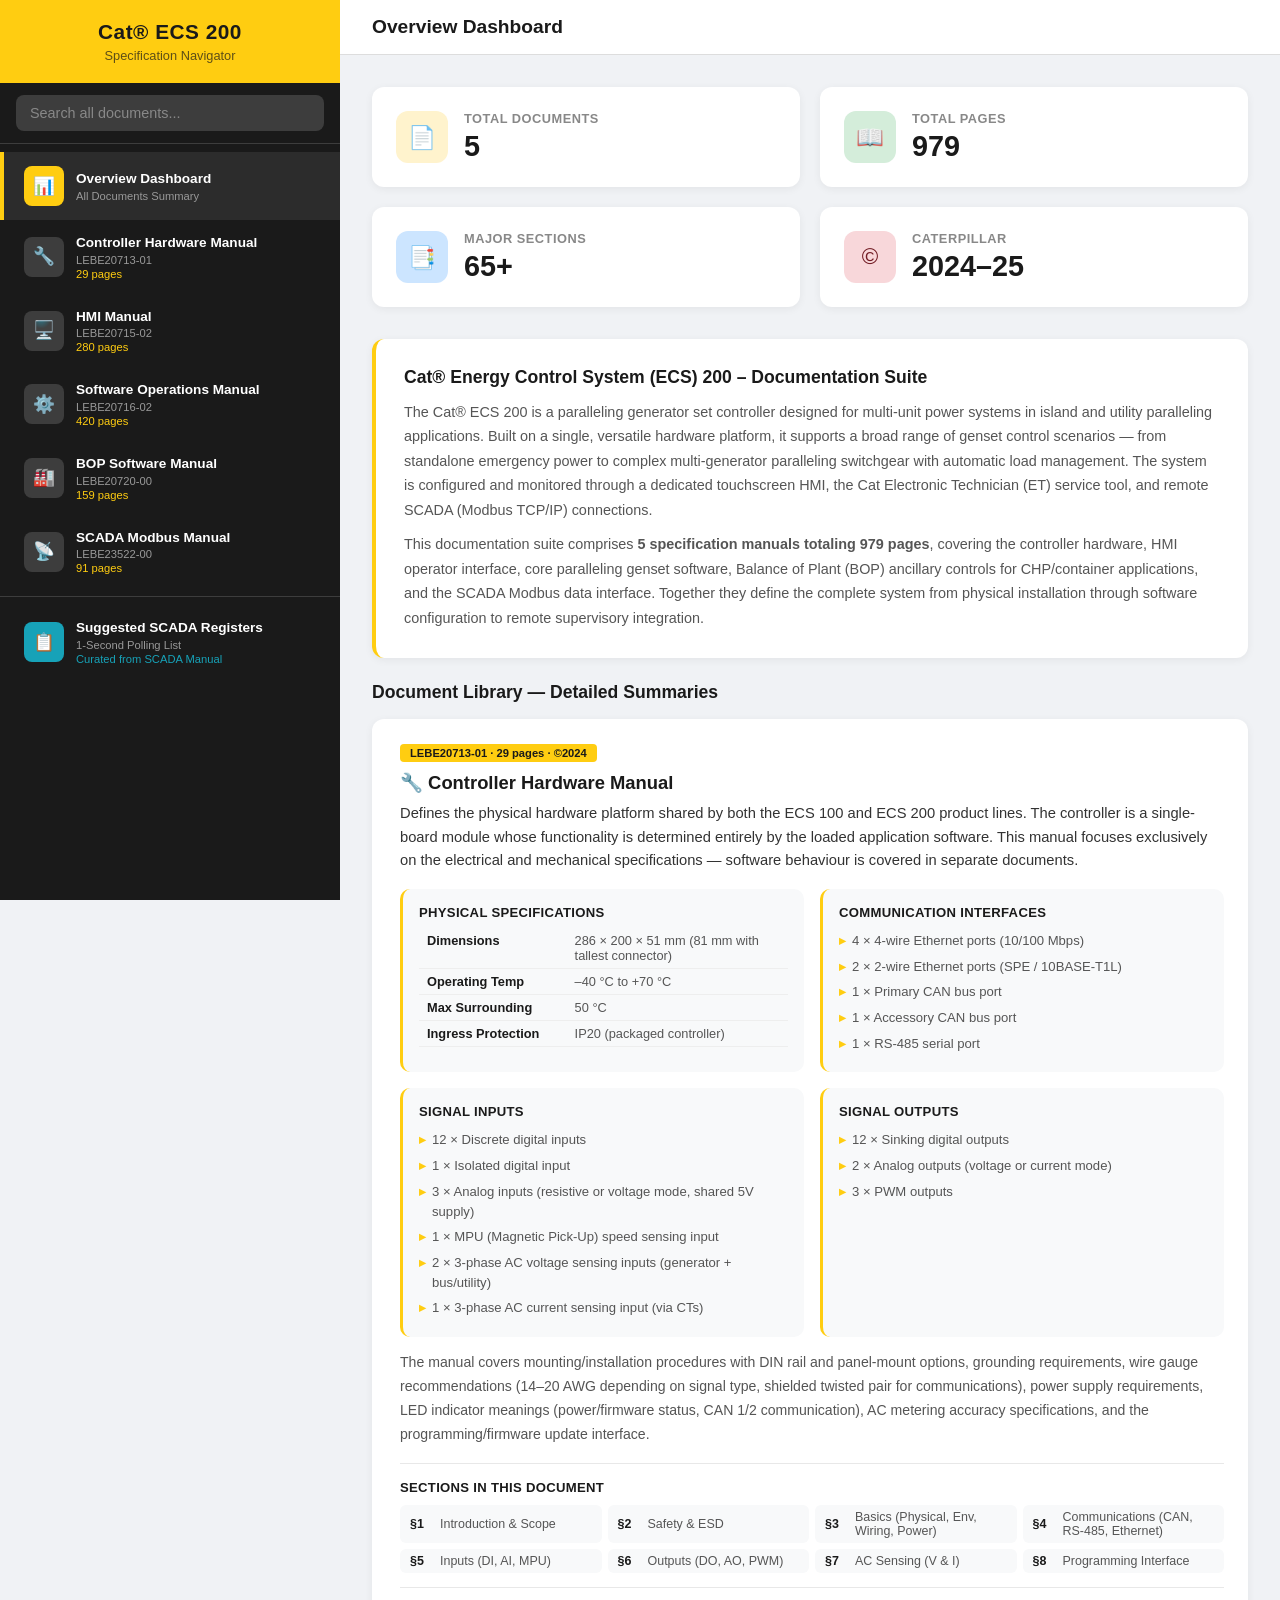
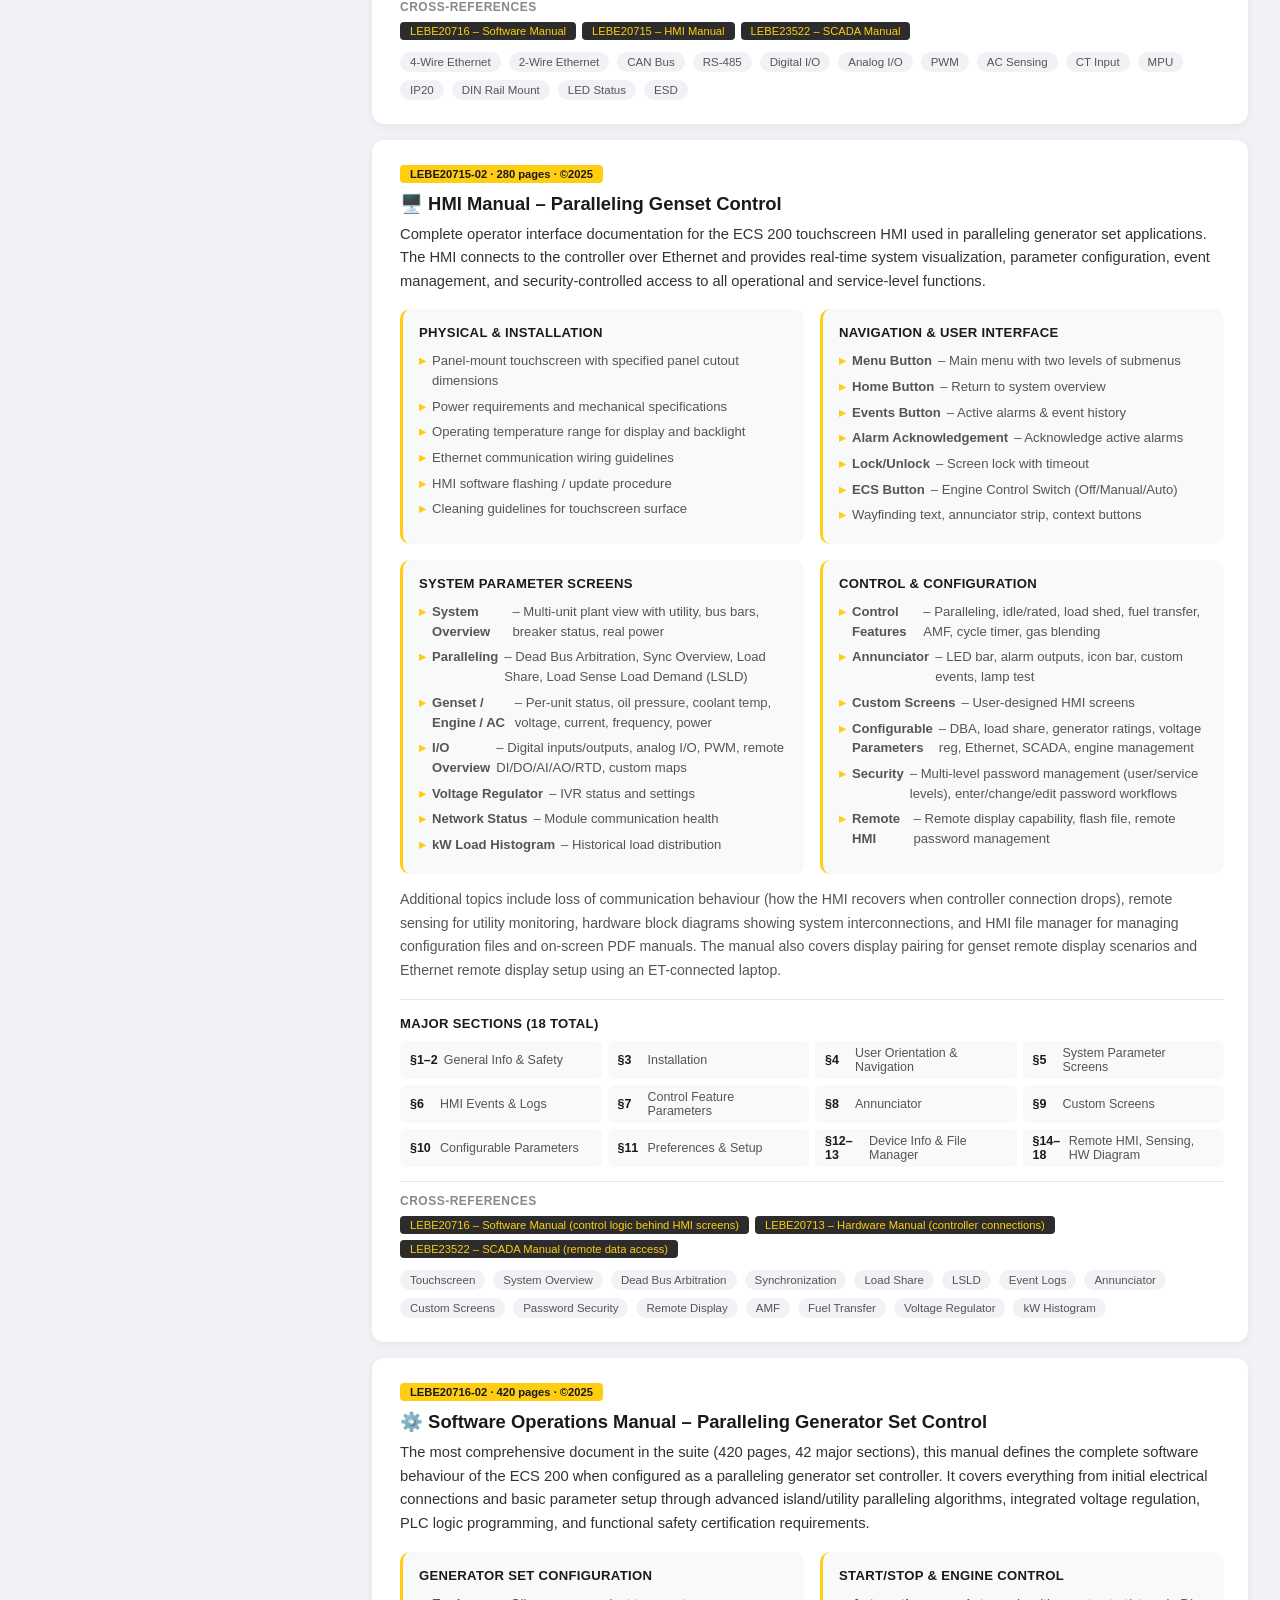
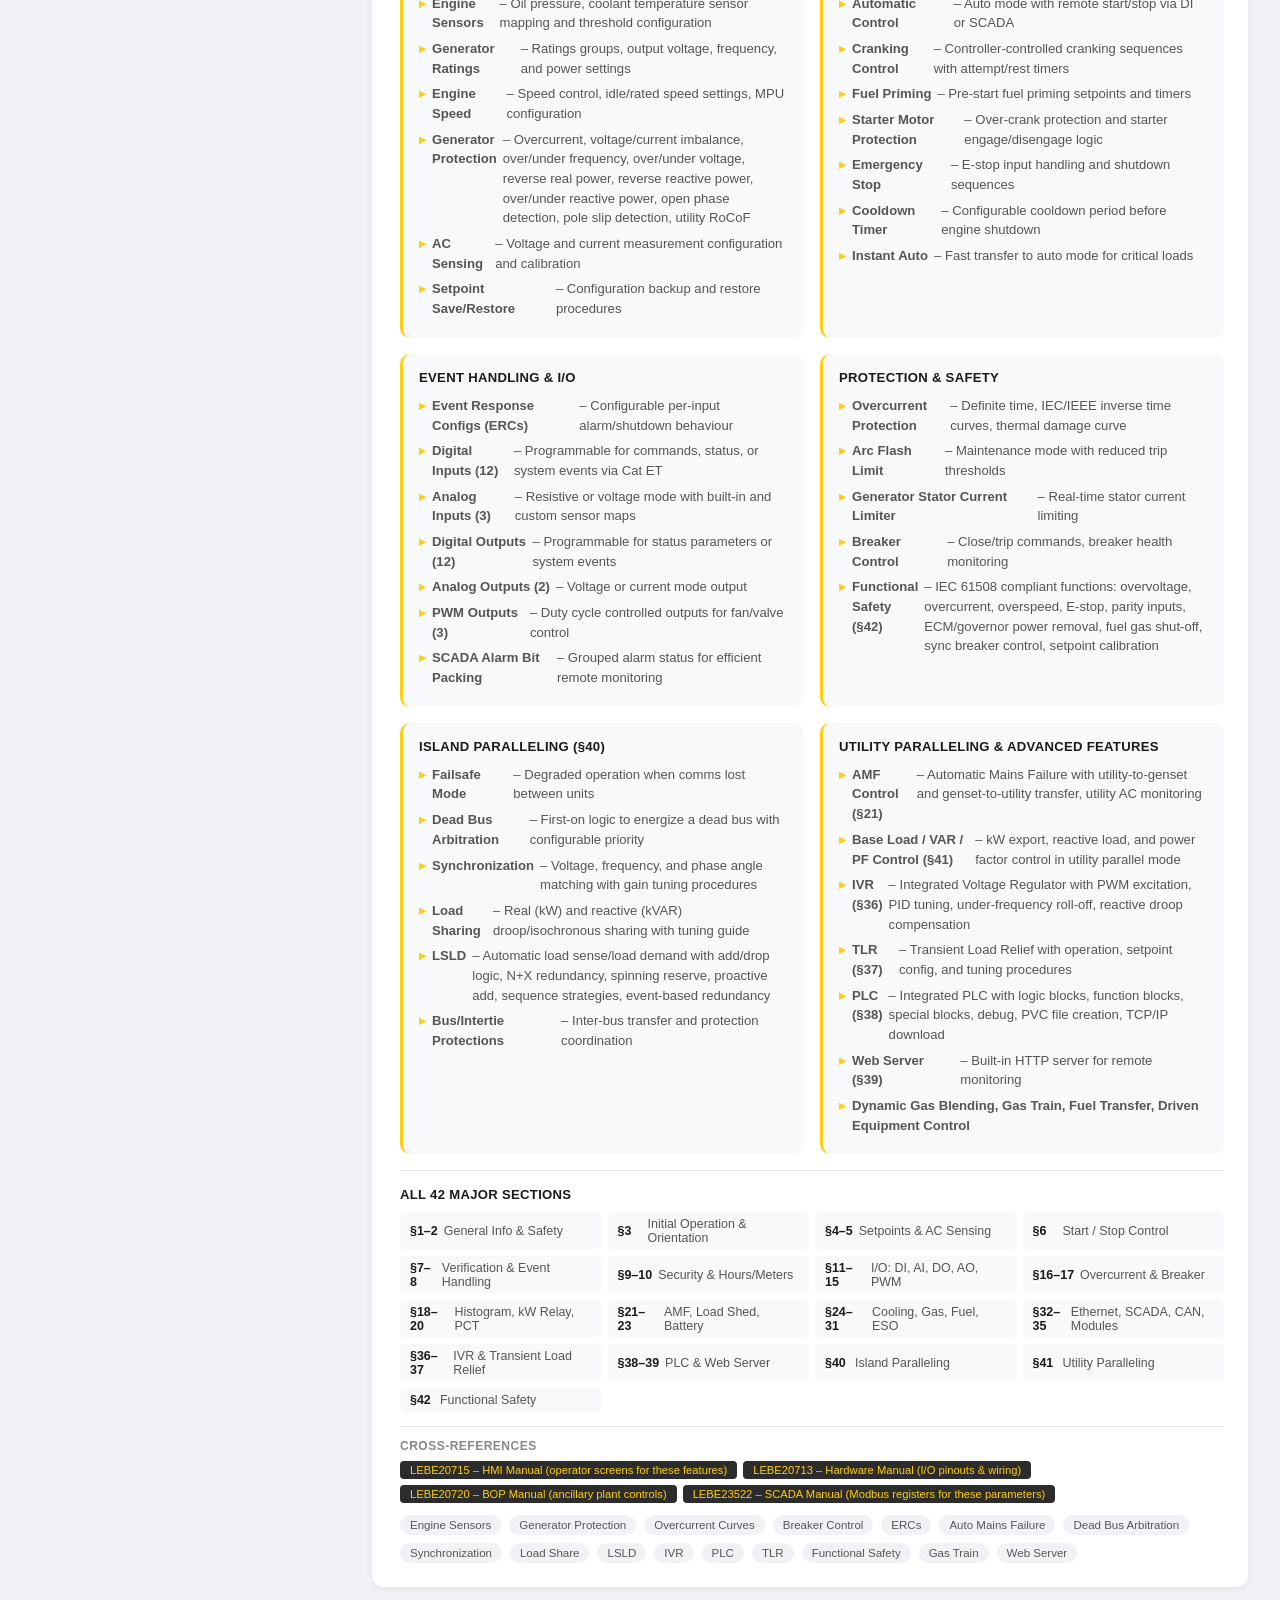
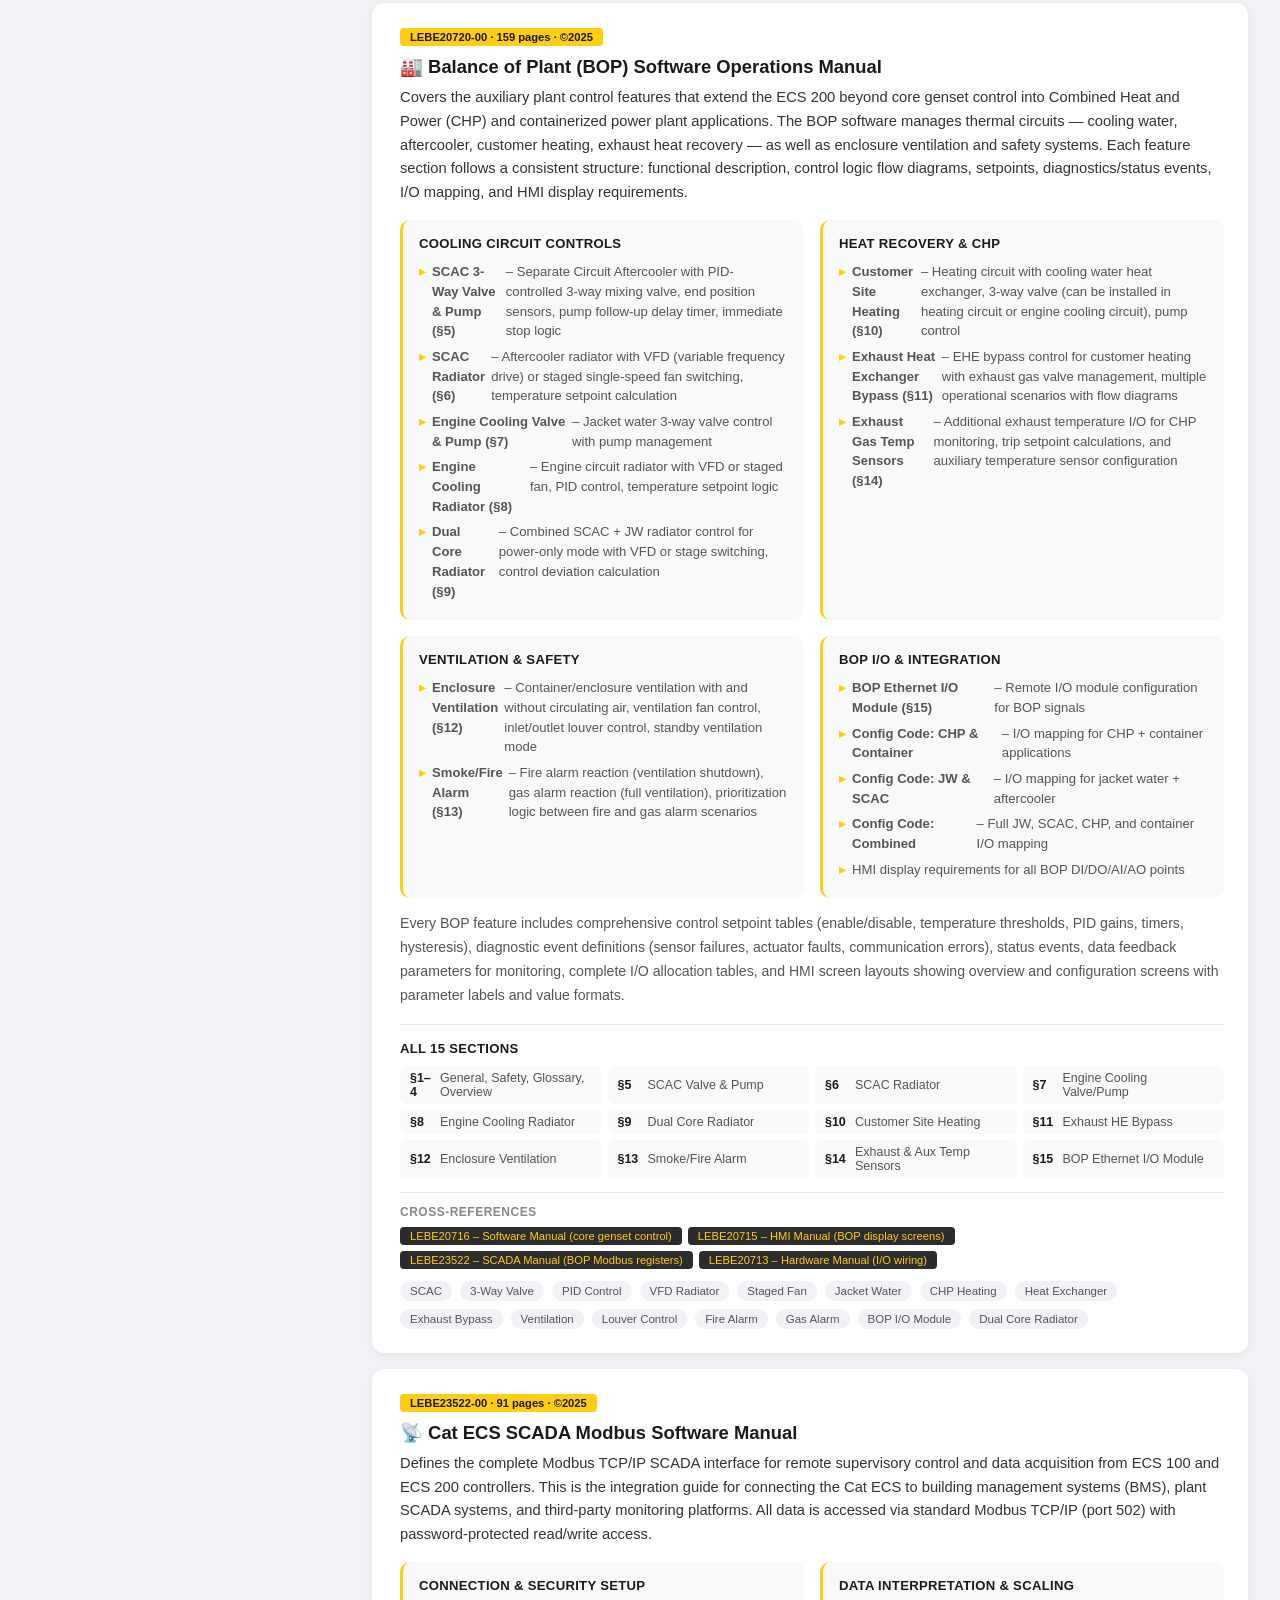
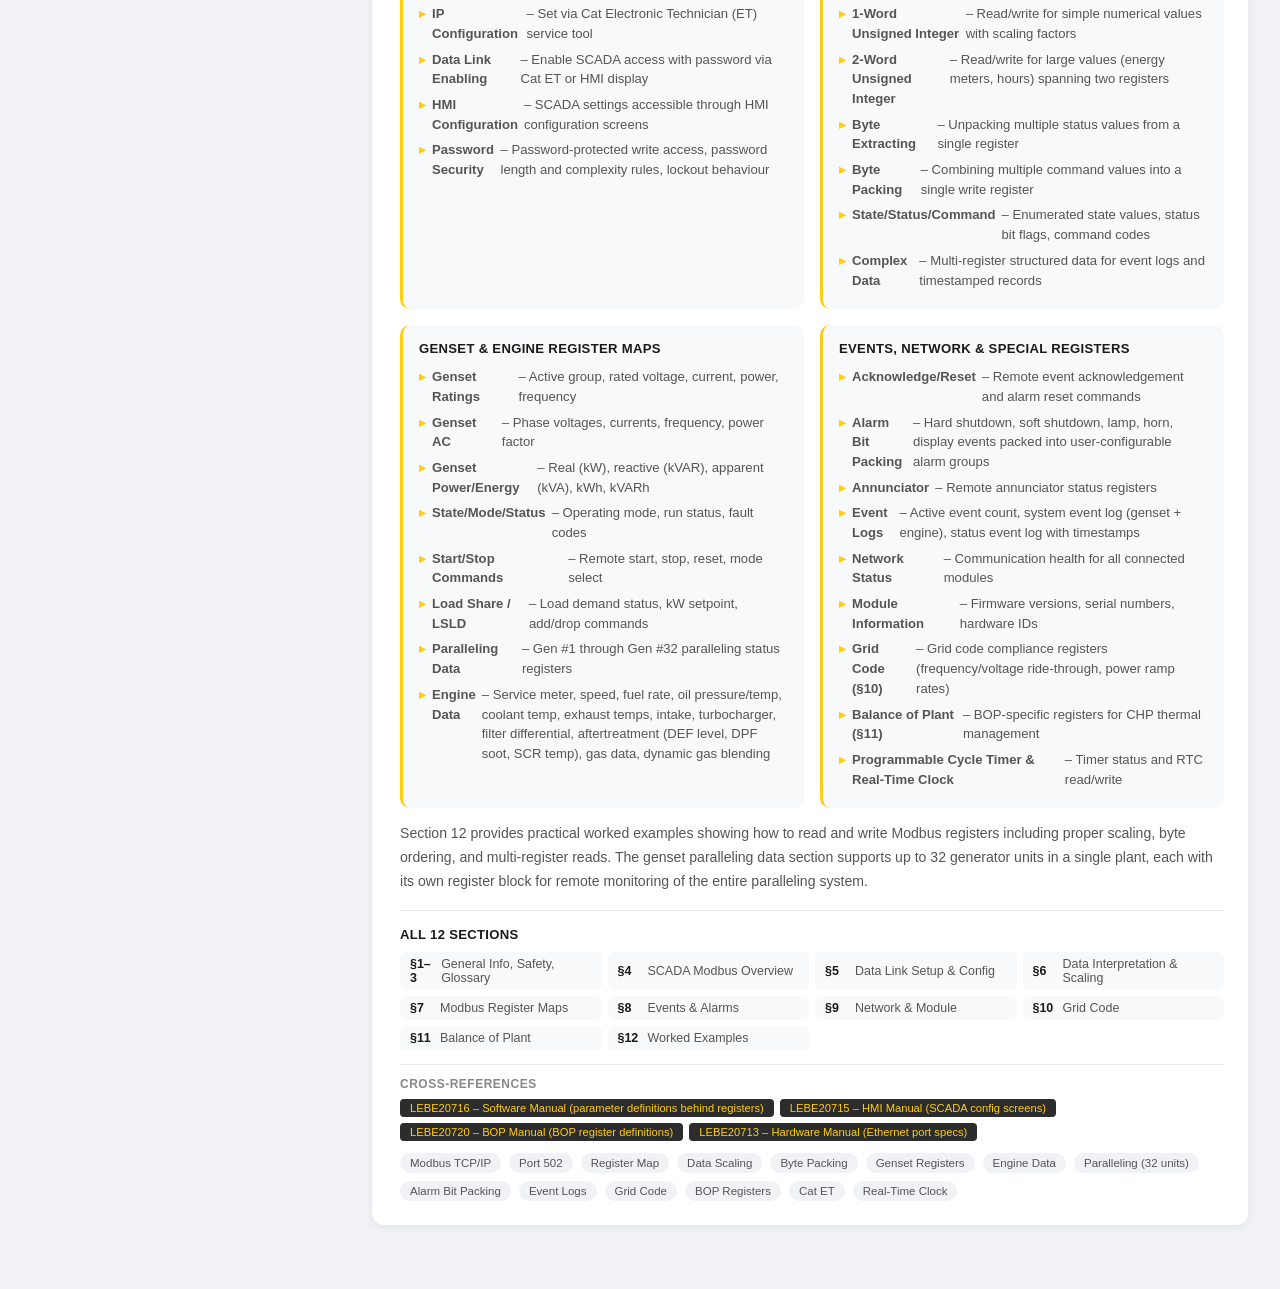
<file: index.html>
<!DOCTYPE html>
<html lang="en">
<head>
  <meta charset="UTF-8">
  <meta name="viewport" content="width=device-width, initial-scale=1.0">
  <title>Cat® ECS 200 Specification Navigator</title>
  <style>
    :root {
      --cat-yellow: #FFCD11;
      --cat-black: #1a1a1a;
      --cat-dark: #2c2c2c;
      --cat-gray: #3d3d3d;
      --cat-light-gray: #e8e8e8;
      --cat-white: #ffffff;
      --cat-accent: #f5a623;
      --sidebar-width: 340px;
      --transition: 0.3s ease;
    }

    * { margin: 0; padding: 0; box-sizing: border-box; }

    body {
      font-family: -apple-system, BlinkMacSystemFont, 'Segoe UI', Roboto, 'Helvetica Neue', Arial, sans-serif;
      background: #f0f2f5;
      color: var(--cat-black);
      display: flex;
      min-height: 100vh;
    }

    /* Sidebar */
    .sidebar {
      width: var(--sidebar-width);
      background: var(--cat-black);
      color: var(--cat-white);
      display: flex;
      flex-direction: column;
      position: fixed;
      top: 0;
      left: 0;
      bottom: 0;
      z-index: 100;
      transition: transform var(--transition);
    }

    .sidebar-header {
      background: var(--cat-yellow);
      color: var(--cat-black);
      padding: 20px;
      text-align: center;
    }

    .sidebar-header h1 {
      font-size: 1.3rem;
      font-weight: 800;
      letter-spacing: 0.5px;
    }

    .sidebar-header .subtitle {
      font-size: 0.8rem;
      opacity: 0.7;
      margin-top: 4px;
    }

    .sidebar-search {
      padding: 12px 16px;
      border-bottom: 1px solid var(--cat-gray);
    }

    .sidebar-search input {
      width: 100%;
      padding: 10px 14px;
      border: none;
      border-radius: 8px;
      background: var(--cat-gray);
      color: var(--cat-white);
      font-size: 0.9rem;
      outline: none;
    }

    .sidebar-search input::placeholder { color: #888; }
    .sidebar-search input:focus { background: #4a4a4a; }

    .doc-list {
      flex: 1;
      overflow-y: auto;
      padding: 8px 0;
    }

    .doc-item {
      padding: 14px 20px;
      cursor: pointer;
      border-left: 4px solid transparent;
      transition: all var(--transition);
      display: flex;
      align-items: center;
      gap: 12px;
    }

    .doc-item:hover {
      background: var(--cat-dark);
      border-left-color: var(--cat-yellow);
    }

    .doc-item.active {
      background: var(--cat-dark);
      border-left-color: var(--cat-yellow);
    }

    .doc-icon {
      width: 40px;
      height: 40px;
      background: var(--cat-gray);
      border-radius: 8px;
      display: flex;
      align-items: center;
      justify-content: center;
      flex-shrink: 0;
      font-size: 1.1rem;
    }

    .doc-item.active .doc-icon { background: var(--cat-yellow); color: var(--cat-black); }

    .doc-info h3 {
      font-size: 0.85rem;
      font-weight: 600;
      line-height: 1.3;
    }

    .doc-info .doc-id {
      font-size: 0.7rem;
      color: #999;
      margin-top: 2px;
    }

    .doc-info .doc-pages {
      font-size: 0.7rem;
      color: var(--cat-yellow);
      margin-top: 2px;
    }

    /* Main content */
    .main {
      margin-left: var(--sidebar-width);
      flex: 1;
      min-height: 100vh;
    }

    .topbar {
      background: var(--cat-white);
      border-bottom: 1px solid #ddd;
      padding: 16px 32px;
      display: flex;
      align-items: center;
      justify-content: space-between;
      position: sticky;
      top: 0;
      z-index: 50;
    }

    .topbar h2 {
      font-size: 1.2rem;
      font-weight: 700;
    }

    .topbar-actions {
      display: flex;
      gap: 10px;
    }

    .btn {
      padding: 10px 20px;
      border: none;
      border-radius: 8px;
      font-size: 0.85rem;
      font-weight: 600;
      cursor: pointer;
      transition: all var(--transition);
      display: inline-flex;
      align-items: center;
      gap: 8px;
      text-decoration: none;
    }

    .btn-primary {
      background: var(--cat-yellow);
      color: var(--cat-black);
    }

    .btn-primary:hover { background: #e6b800; transform: translateY(-1px); }

    .btn-secondary {
      background: var(--cat-light-gray);
      color: var(--cat-black);
    }

    .btn-secondary:hover { background: #d0d0d0; }

    .content {
      padding: 32px;
    }

    /* Dashboard */
    .dashboard-grid {
      display: grid;
      grid-template-columns: repeat(auto-fit, minmax(300px, 1fr));
      gap: 20px;
      margin-bottom: 32px;
    }

    .stat-card {
      background: var(--cat-white);
      border-radius: 12px;
      padding: 24px;
      box-shadow: 0 2px 8px rgba(0,0,0,0.06);
      display: flex;
      align-items: center;
      gap: 16px;
      transition: transform var(--transition), box-shadow var(--transition);
    }

    .stat-card:hover {
      transform: translateY(-2px);
      box-shadow: 0 4px 16px rgba(0,0,0,0.1);
    }

    .stat-icon {
      width: 52px;
      height: 52px;
      border-radius: 12px;
      display: flex;
      align-items: center;
      justify-content: center;
      font-size: 1.4rem;
      flex-shrink: 0;
    }

    .stat-info h4 { font-size: 0.8rem; color: #888; text-transform: uppercase; letter-spacing: 0.5px; }
    .stat-info .stat-value { font-size: 1.8rem; font-weight: 800; margin-top: 4px; }

    /* Document detail view */
    .doc-detail {
      display: none;
    }

    .doc-detail.active { display: block; }

    .doc-header-card {
      background: linear-gradient(135deg, var(--cat-black) 0%, var(--cat-dark) 100%);
      color: var(--cat-white);
      border-radius: 16px;
      padding: 32px;
      margin-bottom: 24px;
      position: relative;
      overflow: hidden;
    }

    .doc-header-card::after {
      content: '';
      position: absolute;
      top: -30px;
      right: -30px;
      width: 120px;
      height: 120px;
      background: var(--cat-yellow);
      border-radius: 50%;
      opacity: 0.1;
    }

    .doc-header-card .doc-title {
      font-size: 1.6rem;
      font-weight: 800;
      margin-bottom: 8px;
    }

    .doc-header-card .doc-number {
      font-size: 0.9rem;
      color: var(--cat-yellow);
      margin-bottom: 16px;
    }

    .doc-header-card .doc-summary {
      font-size: 0.95rem;
      line-height: 1.7;
      opacity: 0.9;
      max-width: 800px;
    }

    .doc-meta {
      display: flex;
      gap: 24px;
      margin-top: 20px;
      flex-wrap: wrap;
    }

    .meta-badge {
      background: rgba(255,255,255,0.1);
      padding: 8px 16px;
      border-radius: 20px;
      font-size: 0.8rem;
      display: flex;
      align-items: center;
      gap: 6px;
    }

    /* Sections */
    .sections-container {
      display: grid;
      grid-template-columns: repeat(auto-fit, minmax(380px, 1fr));
      gap: 20px;
    }

    .section-card {
      background: var(--cat-white);
      border-radius: 12px;
      padding: 24px;
      box-shadow: 0 2px 8px rgba(0,0,0,0.06);
      transition: all var(--transition);
      border-left: 4px solid var(--cat-yellow);
      cursor: pointer;
    }

    .section-card:hover {
      transform: translateY(-2px);
      box-shadow: 0 4px 16px rgba(0,0,0,0.1);
    }

    .section-header {
      display: flex;
      align-items: flex-start;
      gap: 12px;
      margin-bottom: 12px;
    }

    .section-num {
      background: var(--cat-yellow);
      color: var(--cat-black);
      font-weight: 800;
      font-size: 0.75rem;
      padding: 4px 10px;
      border-radius: 6px;
      flex-shrink: 0;
      min-width: 36px;
      text-align: center;
    }

    .section-title {
      font-size: 1rem;
      font-weight: 700;
      line-height: 1.3;
    }

    .section-desc {
      font-size: 0.85rem;
      color: #666;
      line-height: 1.6;
      margin-bottom: 12px;
    }

    .section-page {
      font-size: 0.75rem;
      color: #999;
      display: flex;
      align-items: center;
      gap: 4px;
    }

    .subsections {
      margin-top: 12px;
      padding-top: 12px;
      border-top: 1px solid #eee;
    }

    .subsection {
      padding: 8px 8px;
      font-size: 0.82rem;
      color: #555;
      display: flex;
      justify-content: space-between;
      align-items: center;
      cursor: pointer;
      border-radius: 6px;
      transition: all var(--transition);
    }

    .subsection:hover { color: var(--cat-black); background: #fff8e1; }

    .subsection .sub-page {
      color: #aaa;
      font-size: 0.75rem;
      white-space: nowrap;
    }

    .open-at-page {
      display: inline-flex;
      align-items: center;
      gap: 4px;
      background: var(--cat-yellow);
      color: var(--cat-black);
      font-size: 0.7rem;
      font-weight: 700;
      padding: 3px 10px;
      border-radius: 4px;
      text-decoration: none;
      transition: all var(--transition);
      white-space: nowrap;
    }

    .open-at-page:hover { background: #e6b800; transform: translateY(-1px); }

    .section-page-link {
      display: inline-flex;
      align-items: center;
      gap: 6px;
    }

    .section-page-link .open-at-page { margin-left: 8px; }

    /* Quick find */
    .quick-find-results {
      background: var(--cat-white);
      border-radius: 12px;
      padding: 24px;
      box-shadow: 0 2px 8px rgba(0,0,0,0.06);
      margin-bottom: 24px;
      display: none;
    }

    .quick-find-results.visible { display: block; }

    .quick-find-results h3 {
      font-size: 1rem;
      margin-bottom: 16px;
      color: var(--cat-black);
    }

    .search-result-item {
      padding: 14px 16px;
      border-radius: 8px;
      margin-bottom: 8px;
      background: #f8f9fa;
      transition: all var(--transition);
      border-left: 3px solid transparent;
    }

    .search-result-item:hover { background: #fff8e1; border-left-color: var(--cat-yellow); }

    .result-header {
      display: flex;
      justify-content: space-between;
      align-items: flex-start;
      gap: 12px;
    }

    .result-doc { font-size: 0.72rem; color: #888; margin-top: 4px; }
    .result-section { font-weight: 600; font-size: 0.9rem; }
    .result-desc { font-size: 0.8rem; color: #666; margin-top: 6px; line-height: 1.5; }

    .result-matches {
      margin-top: 8px;
      padding-top: 8px;
      border-top: 1px solid #eee;
      display: flex;
      flex-direction: column;
      gap: 4px;
    }

    .result-match-item {
      display: flex;
      justify-content: space-between;
      align-items: center;
      padding: 6px 10px;
      border-radius: 6px;
      font-size: 0.8rem;
      color: #555;
      cursor: pointer;
      transition: all var(--transition);
    }

    .result-match-item:hover { background: #fff3cd; }

    .result-match-item .match-title { flex: 1; }

    .result-doc-badge {
      display: inline-block;
      background: var(--cat-dark);
      color: var(--cat-yellow);
      font-size: 0.65rem;
      font-weight: 700;
      padding: 2px 8px;
      border-radius: 4px;
      margin-right: 6px;
    }

    /* Mobile menu toggle */
    .menu-toggle {
      display: none;
      position: fixed;
      top: 12px;
      left: 12px;
      z-index: 200;
      background: var(--cat-yellow);
      border: none;
      padding: 10px;
      border-radius: 8px;
      cursor: pointer;
      font-size: 1.2rem;
    }

    /* Overview tab */
    .overview-section { margin-bottom: 32px; }
    .overview-section h3 { font-size: 1.1rem; font-weight: 700; margin-bottom: 16px; }

    .doc-overview-card {
      background: var(--cat-white);
      border-radius: 12px;
      padding: 24px;
      box-shadow: 0 2px 8px rgba(0,0,0,0.06);
      margin-bottom: 16px;
      cursor: pointer;
      transition: all var(--transition);
      border-left: 4px solid transparent;
    }

    .doc-overview-card:hover {
      transform: translateY(-2px);
      box-shadow: 0 4px 16px rgba(0,0,0,0.1);
      border-left-color: var(--cat-yellow);
    }

    .doc-overview-card h4 { font-size: 1.15rem; margin-bottom: 8px; }
    .doc-overview-card .doc-id-badge {
      display: inline-block;
      background: var(--cat-yellow);
      color: var(--cat-black);
      font-size: 0.7rem;
      font-weight: 700;
      padding: 3px 10px;
      border-radius: 4px;
      margin-bottom: 10px;
    }
    .doc-overview-card p { font-size: 0.88rem; color: #555; line-height: 1.7; }
    .doc-overview-card .summary-lead { font-size: 0.92rem; color: #333; font-weight: 500; margin-bottom: 12px; line-height: 1.6; }

    .key-topics {
      display: flex;
      gap: 8px;
      flex-wrap: wrap;
      margin-top: 12px;
    }

    .topic-tag {
      background: #f0f2f5;
      color: #555;
      font-size: 0.72rem;
      padding: 4px 10px;
      border-radius: 12px;
      font-weight: 500;
    }

    .detail-grid {
      display: grid;
      grid-template-columns: repeat(auto-fit, minmax(280px, 1fr));
      gap: 16px;
      margin-top: 16px;
    }

    .detail-block {
      background: #f8f9fa;
      border-radius: 10px;
      padding: 16px;
      border-left: 3px solid var(--cat-yellow);
    }

    .detail-block h5 {
      font-size: 0.82rem;
      font-weight: 700;
      color: var(--cat-black);
      margin-bottom: 8px;
      text-transform: uppercase;
      letter-spacing: 0.3px;
    }

    .detail-block ul {
      list-style: none;
      padding: 0;
    }

    .detail-block ul li {
      font-size: 0.82rem;
      color: #555;
      padding: 3px 0;
      line-height: 1.5;
      display: flex;
      align-items: baseline;
      gap: 6px;
    }

    .detail-block ul li::before {
      content: '▸';
      color: var(--cat-yellow);
      font-weight: bold;
      flex-shrink: 0;
    }

    .spec-table {
      width: 100%;
      border-collapse: collapse;
      font-size: 0.8rem;
      margin-top: 8px;
    }

    .spec-table td {
      padding: 5px 8px;
      border-bottom: 1px solid #eee;
      vertical-align: top;
    }

    .spec-table td:first-child {
      font-weight: 600;
      color: var(--cat-black);
      white-space: nowrap;
      width: 40%;
    }

    .spec-table td:last-child {
      color: #555;
    }

    .section-preview {
      margin-top: 16px;
      padding-top: 16px;
      border-top: 1px solid #e8e8e8;
    }

    .section-preview h5 {
      font-size: 0.82rem;
      font-weight: 700;
      color: var(--cat-black);
      margin-bottom: 10px;
      text-transform: uppercase;
      letter-spacing: 0.3px;
    }

    .section-preview-grid {
      display: grid;
      grid-template-columns: repeat(auto-fit, minmax(200px, 1fr));
      gap: 6px;
    }

    .section-preview-item {
      font-size: 0.78rem;
      color: #555;
      padding: 5px 10px;
      background: #f8f9fa;
      border-radius: 6px;
      display: flex;
      align-items: center;
      gap: 6px;
      cursor: pointer;
      transition: background var(--transition);
    }

    .section-preview-item:hover { background: #fff3cd; }

    .section-preview-item .sp-num {
      font-weight: 700;
      color: var(--cat-black);
      min-width: 24px;
    }

    .xref-section {
      margin-top: 14px;
      padding-top: 12px;
      border-top: 1px solid #e8e8e8;
    }

    .xref-section h5 {
      font-size: 0.75rem;
      font-weight: 700;
      color: #888;
      margin-bottom: 8px;
      text-transform: uppercase;
      letter-spacing: 0.5px;
    }

    .xref-badges {
      display: flex;
      gap: 6px;
      flex-wrap: wrap;
    }

    .xref-badge {
      font-size: 0.7rem;
      background: var(--cat-dark);
      color: var(--cat-yellow);
      padding: 3px 10px;
      border-radius: 4px;
      cursor: pointer;
      transition: all var(--transition);
    }

    .xref-badge:hover { background: var(--cat-black); transform: translateY(-1px); }

    .overview-intro {
      background: var(--cat-white);
      border-radius: 12px;
      padding: 28px;
      box-shadow: 0 2px 8px rgba(0,0,0,0.06);
      margin-bottom: 24px;
      border-left: 4px solid var(--cat-yellow);
    }

    .overview-intro h3 { font-size: 1.1rem; margin-bottom: 12px; }
    .overview-intro p { font-size: 0.9rem; color: #555; line-height: 1.7; }

    /* Scrollbar */
    ::-webkit-scrollbar { width: 6px; }
    ::-webkit-scrollbar-track { background: transparent; }
    ::-webkit-scrollbar-thumb { background: #ccc; border-radius: 3px; }
    .sidebar ::-webkit-scrollbar-thumb { background: #555; }

    /* Responsive */
    @media (max-width: 900px) {
      .sidebar { transform: translateX(-100%); }
      .sidebar.open { transform: translateX(0); }
      .main { margin-left: 0; }
      .menu-toggle { display: block; }
      .content { padding: 20px; }
      .sections-container { grid-template-columns: 1fr; }
    }

    /* Print */
    @media print {
      .sidebar, .topbar, .menu-toggle { display: none; }
      .main { margin-left: 0; }
    }

    .highlight { background: var(--cat-yellow); padding: 1px 4px; border-radius: 3px; }

    /* Tab navigation */
    .tab-nav {
      display: flex;
      gap: 4px;
      margin-bottom: 24px;
      background: var(--cat-white);
      padding: 4px;
      border-radius: 12px;
      box-shadow: 0 2px 8px rgba(0,0,0,0.06);
    }

    .tab-btn {
      padding: 10px 20px;
      border: none;
      border-radius: 8px;
      background: transparent;
      font-size: 0.85rem;
      font-weight: 600;
      cursor: pointer;
      transition: all var(--transition);
      color: #666;
    }

    .tab-btn.active {
      background: var(--cat-yellow);
      color: var(--cat-black);
    }

    .tab-btn:hover:not(.active) { background: #f0f2f5; }

    /* Modbus Register View */
    .modbus-intro {
      background: var(--cat-white);
      border-radius: 12px;
      padding: 28px;
      box-shadow: 0 2px 8px rgba(0,0,0,0.06);
      margin-bottom: 24px;
      border-left: 4px solid #17a2b8;
    }
    .modbus-intro h3 { font-size: 1.1rem; margin-bottom: 12px; color: var(--cat-black); }
    .modbus-intro p { font-size: 0.88rem; color: #555; line-height: 1.7; margin-bottom: 8px; }

    .conn-info-grid {
      display: grid;
      grid-template-columns: repeat(auto-fit, minmax(200px, 1fr));
      gap: 12px;
      margin-top: 16px;
    }
    .conn-info-box {
      background: #f8f9fa;
      border-radius: 8px;
      padding: 14px 18px;
      border-left: 3px solid var(--cat-yellow);
    }
    .conn-info-box .conn-label { font-size: 0.72rem; text-transform: uppercase; color: #888; font-weight: 700; letter-spacing: 0.5px; }
    .conn-info-box .conn-value { font-size: 1.05rem; font-weight: 800; color: var(--cat-black); margin-top: 4px; }
    .conn-info-box .conn-note { font-size: 0.72rem; color: #999; margin-top: 2px; }

    .poll-group {
      background: var(--cat-white);
      border-radius: 12px;
      box-shadow: 0 2px 8px rgba(0,0,0,0.06);
      margin-bottom: 20px;
      overflow: hidden;
    }
    .poll-group-header {
      padding: 18px 24px;
      background: linear-gradient(135deg, var(--cat-black) 0%, var(--cat-dark) 100%);
      color: var(--cat-white);
      display: flex;
      align-items: center;
      justify-content: space-between;
      cursor: pointer;
      user-select: none;
    }
    .poll-group-header:hover { background: linear-gradient(135deg, #222 0%, #3a3a3a 100%); }
    .poll-group-header h4 { font-size: 1rem; font-weight: 700; display: flex; align-items: center; gap: 10px; }
    .poll-group-header .poll-badge {
      background: var(--cat-yellow);
      color: var(--cat-black);
      font-size: 0.68rem;
      font-weight: 800;
      padding: 3px 10px;
      border-radius: 4px;
    }
    .poll-group-header .poll-count {
      font-size: 0.78rem;
      opacity: 0.7;
    }
    .poll-group-header .poll-toggle {
      font-size: 1.2rem;
      transition: transform 0.3s;
    }
    .poll-group.collapsed .poll-group-body { display: none; }
    .poll-group.collapsed .poll-toggle { transform: rotate(-90deg); }

    .poll-group-body { padding: 0; }

    .reg-table {
      width: 100%;
      border-collapse: collapse;
      font-size: 0.82rem;
    }
    .reg-table thead th {
      background: #f8f9fa;
      padding: 10px 14px;
      text-align: left;
      font-size: 0.72rem;
      text-transform: uppercase;
      color: #888;
      font-weight: 700;
      letter-spacing: 0.5px;
      border-bottom: 2px solid #e8e8e8;
      position: sticky;
      top: 0;
    }
    .reg-table tbody tr { transition: background 0.2s; }
    .reg-table tbody tr:hover { background: #fff8e1; }
    .reg-table tbody td {
      padding: 9px 14px;
      border-bottom: 1px solid #f0f0f0;
      vertical-align: top;
      line-height: 1.4;
    }
    .reg-table .reg-num {
      font-family: 'SF Mono', 'Consolas', 'Menlo', monospace;
      font-weight: 700;
      color: var(--cat-black);
      white-space: nowrap;
    }
    .reg-table .reg-name { font-weight: 600; color: #333; }
    .reg-table .reg-words {
      text-align: center;
      font-family: 'SF Mono', 'Consolas', 'Menlo', monospace;
      font-size: 0.75rem;
      color: #888;
    }
    .reg-table .reg-scaling {
      font-size: 0.75rem;
      color: #888;
      font-family: 'SF Mono', 'Consolas', 'Menlo', monospace;
    }
    .reg-table .reg-src {
      font-size: 0.68rem;
      display: inline-block;
      padding: 2px 6px;
      border-radius: 3px;
      font-weight: 600;
    }
    .reg-src-scada { background: #e3f2fd; color: #1565c0; }
    .reg-src-page { cursor: pointer; }
    .reg-src-page:hover { text-decoration: underline; }

    .poll-summary {
      display: grid;
      grid-template-columns: repeat(auto-fit, minmax(220px, 1fr));
      gap: 16px;
      margin-bottom: 24px;
    }
    .poll-summary-card {
      background: var(--cat-white);
      border-radius: 12px;
      padding: 20px;
      box-shadow: 0 2px 8px rgba(0,0,0,0.06);
      text-align: center;
      border-top: 4px solid var(--cat-yellow);
    }
    .poll-summary-card .ps-rate { font-size: 1.6rem; font-weight: 800; color: var(--cat-black); }
    .poll-summary-card .ps-label { font-size: 0.75rem; color: #888; text-transform: uppercase; letter-spacing: 0.5px; margin-top: 2px; }
    .poll-summary-card .ps-detail { font-size: 0.78rem; color: #555; margin-top: 6px; }

    /* Download section */
    .download-section {
      background: linear-gradient(135deg, #e8f5e9, #f1f8e9);
      border-radius: 12px;
      padding: 24px;
      margin-bottom: 24px;
      border: 1px solid #c8e6c9;
    }
    .download-section h4 {
      font-size: 1rem;
      font-weight: 700;
      color: #2e7d32;
      margin-bottom: 14px;
      display: flex;
      align-items: center;
      gap: 8px;
    }
    .download-grid {
      display: grid;
      grid-template-columns: repeat(auto-fit, minmax(280px, 1fr));
      gap: 12px;
    }
    .download-card {
      display: flex;
      align-items: center;
      gap: 14px;
      background: #fff;
      padding: 16px 18px;
      border-radius: 10px;
      box-shadow: 0 2px 6px rgba(0,0,0,0.06);
      text-decoration: none;
      color: var(--cat-black);
      transition: all 0.2s;
      border: 1px solid #e0e0e0;
    }
    .download-card:hover {
      transform: translateY(-2px);
      box-shadow: 0 4px 16px rgba(0,0,0,0.12);
      border-color: var(--cat-yellow);
    }
    .download-card .dl-icon {
      font-size: 2rem;
      flex-shrink: 0;
    }
    .download-card .dl-info h5 {
      font-size: 0.85rem;
      font-weight: 700;
      margin: 0 0 4px;
      color: var(--cat-black);
    }
    .download-card .dl-info p {
      font-size: 0.75rem;
      margin: 0;
      color: #666;
      line-height: 1.4;
    }
    .download-card .dl-badge {
      margin-left: auto;
      background: var(--cat-yellow);
      color: var(--cat-black);
      font-size: 0.65rem;
      font-weight: 700;
      padding: 3px 8px;
      border-radius: 4px;
      text-transform: uppercase;
      flex-shrink: 0;
    }

    .modbus-notes {
      background: #fff3cd;
      border-radius: 10px;
      padding: 20px 24px;
      margin-bottom: 24px;
      border-left: 4px solid #ffc107;
    }
    .modbus-notes h5 { font-size: 0.85rem; font-weight: 700; margin-bottom: 8px; color: #856404; }
    .modbus-notes ul { padding-left: 18px; margin: 0; }
    .modbus-notes li { font-size: 0.82rem; color: #856404; line-height: 1.6; margin-bottom: 4px; }

    /* Block Plan */
    .block-plan-group { border-top: 3px solid #17a2b8; }
    .block-plan-group .poll-group-header { background: linear-gradient(135deg, #0d6e7e 0%, #17a2b8 100%); }
    .block-plan-group .poll-group-header:hover { background: linear-gradient(135deg, #0b5e6b 0%, #148f9e 100%); }
    .block-sub-header {
      padding: 12px 16px;
      font-size: 0.78rem;
      font-weight: 700;
      text-transform: uppercase;
      letter-spacing: 0.5px;
      color: #555;
      background: #eef7f8;
      border-bottom: 2px solid #17a2b8;
    }
    .block-table { width: 100%; border-collapse: collapse; font-size: 0.82rem; }
    .block-table thead th {
      background: #f8f9fa;
      padding: 9px 12px;
      text-align: left;
      font-size: 0.7rem;
      text-transform: uppercase;
      color: #888;
      font-weight: 700;
      letter-spacing: 0.5px;
      border-bottom: 2px solid #e8e8e8;
    }
    .block-table tbody tr { transition: background 0.2s; }
    .block-table tbody tr:hover { background: #e8f8fa; }
    .block-table tbody td {
      padding: 8px 12px;
      border-bottom: 1px solid #f0f0f0;
      vertical-align: top;
      line-height: 1.45;
    }
    .block-id {
      display: inline-block;
      background: #17a2b8;
      color: #fff;
      font-family: 'SF Mono','Consolas','Menlo',monospace;
      font-size: 0.72rem;
      font-weight: 800;
      padding: 2px 8px;
      border-radius: 4px;
      white-space: nowrap;
    }
    .block-id-sm {
      display: inline-block;
      background: #17a2b8;
      color: #fff;
      font-family: 'SF Mono','Consolas','Menlo',monospace;
      font-size: 0.65rem;
      font-weight: 700;
      padding: 1px 6px;
      border-radius: 3px;
      white-space: nowrap;
    }
    .fc03-call {
      font-family: 'SF Mono','Consolas','Menlo',monospace;
      font-size: 0.78rem;
      font-weight: 600;
      color: #333;
      white-space: nowrap;
    }
    .block-regs {
      font-size: 0.75rem;
      color: #666;
      line-height: 1.5;
    }
    .block-rate {
      font-size: 0.72rem;
      font-weight: 700;
      padding: 2px 8px;
      border-radius: 4px;
      white-space: nowrap;
    }
    .rate-1s { background: #ffecb3; color: #e65100; }
    .rate-2s { background: #fff3e0; color: #bf360c; }
    .rate-5s { background: #e8f5e9; color: #2e7d32; }
    .rate-30s { background: #e3f2fd; color: #1565c0; }
    .block-ref {
      display: flex;
      align-items: center;
      gap: 8px;
      padding: 10px 16px;
      background: #e8f8fa;
      border-top: 1px solid #b2ebf2;
      font-size: 0.78rem;
      color: #0d6e7e;
    }
    .block-ref strong { color: #0b5e6b; }
  </style>
</head>
<body>

  <button class="menu-toggle" onclick="toggleSidebar()" aria-label="Toggle menu">☰</button>

  <!-- Sidebar -->
  <aside class="sidebar" id="sidebar">
    <div class="sidebar-header">
      <h1>Cat® ECS 200</h1>
      <div class="subtitle">Specification Navigator</div>
    </div>
    <div class="sidebar-search">
      <input type="text" id="globalSearch" placeholder="Search all documents..." oninput="handleSearch(this.value)">
    </div>
    <div class="doc-list" id="docList">
      <div class="doc-item active" data-doc="overview" onclick="showView('overview')">
        <div class="doc-icon">📊</div>
        <div class="doc-info">
          <h3>Overview Dashboard</h3>
          <div class="doc-id">All Documents Summary</div>
        </div>
      </div>
      <div class="doc-item" data-doc="hw" onclick="showView('hw')">
        <div class="doc-icon">🔧</div>
        <div class="doc-info">
          <h3>Controller Hardware Manual</h3>
          <div class="doc-id">LEBE20713-01</div>
          <div class="doc-pages">29 pages</div>
        </div>
      </div>
      <div class="doc-item" data-doc="hmi" onclick="showView('hmi')">
        <div class="doc-icon">🖥️</div>
        <div class="doc-info">
          <h3>HMI Manual</h3>
          <div class="doc-id">LEBE20715-02</div>
          <div class="doc-pages">280 pages</div>
        </div>
      </div>
      <div class="doc-item" data-doc="sw" onclick="showView('sw')">
        <div class="doc-icon">⚙️</div>
        <div class="doc-info">
          <h3>Software Operations Manual</h3>
          <div class="doc-id">LEBE20716-02</div>
          <div class="doc-pages">420 pages</div>
        </div>
      </div>
      <div class="doc-item" data-doc="bop" onclick="showView('bop')">
        <div class="doc-icon">🏭</div>
        <div class="doc-info">
          <h3>BOP Software Manual</h3>
          <div class="doc-id">LEBE20720-00</div>
          <div class="doc-pages">159 pages</div>
        </div>
      </div>
      <div class="doc-item" data-doc="scada" onclick="showView('scada')">
        <div class="doc-icon">📡</div>
        <div class="doc-info">
          <h3>SCADA Modbus Manual</h3>
          <div class="doc-id">LEBE23522-00</div>
          <div class="doc-pages">91 pages</div>
        </div>
      </div>
      <div style="border-top:1px solid var(--cat-gray);margin:8px 0;"></div>
      <div class="doc-item" data-doc="modbus" onclick="showView('modbus')">
        <div class="doc-icon" style="background:#17a2b8;color:#fff;">📋</div>
        <div class="doc-info">
          <h3>Suggested SCADA Registers</h3>
          <div class="doc-id">1-Second Polling List</div>
          <div class="doc-pages" style="color:#17a2b8;">Curated from SCADA Manual</div>
        </div>
      </div>
    </div>
  </aside>

  <!-- Main -->
  <main class="main">
    <div class="topbar">
      <h2 id="topbarTitle">Overview Dashboard</h2>
      <div class="topbar-actions" id="topbarActions">
      </div>
    </div>

    <div class="content">
      <!-- Search results overlay -->
      <div class="quick-find-results" id="searchResults">
        <h3>🔍 Search Results <span id="resultCount"></span></h3>
        <div id="resultsList"></div>
      </div>

      <!-- OVERVIEW VIEW -->
      <div class="doc-detail active" id="view-overview">
        <div class="dashboard-grid">
          <div class="stat-card">
            <div class="stat-icon" style="background:#fff3cd;color:#856404;">📄</div>
            <div class="stat-info">
              <h4>Total Documents</h4>
              <div class="stat-value">5</div>
            </div>
          </div>
          <div class="stat-card">
            <div class="stat-icon" style="background:#d4edda;color:#155724;">📖</div>
            <div class="stat-info">
              <h4>Total Pages</h4>
              <div class="stat-value">979</div>
            </div>
          </div>
          <div class="stat-card">
            <div class="stat-icon" style="background:#cce5ff;color:#004085;">📑</div>
            <div class="stat-info">
              <h4>Major Sections</h4>
              <div class="stat-value">65+</div>
            </div>
          </div>
          <div class="stat-card">
            <div class="stat-icon" style="background:#f8d7da;color:#721c24;">©️</div>
            <div class="stat-info">
              <h4>Caterpillar</h4>
              <div class="stat-value">2024–25</div>
            </div>
          </div>
        </div>

        <!-- System Overview -->
        <div class="overview-intro">
          <h3>Cat® Energy Control System (ECS) 200 – Documentation Suite</h3>
          <p>The Cat® ECS 200 is a paralleling generator set controller designed for multi-unit power systems in island and utility paralleling applications. Built on a single, versatile hardware platform, it supports a broad range of genset control scenarios — from standalone emergency power to complex multi-generator paralleling switchgear with automatic load management. The system is configured and monitored through a dedicated touchscreen HMI, the Cat Electronic Technician (ET) service tool, and remote SCADA (Modbus TCP/IP) connections.</p>
          <p style="margin-top:10px;">This documentation suite comprises <strong>5 specification manuals totaling 979 pages</strong>, covering the controller hardware, HMI operator interface, core paralleling genset software, Balance of Plant (BOP) ancillary controls for CHP/container applications, and the SCADA Modbus data interface. Together they define the complete system from physical installation through software configuration to remote supervisory integration.</p>
        </div>

        <div class="overview-section">
          <h3>Document Library — Detailed Summaries</h3>

          <!-- ==================== HARDWARE ==================== -->
          <div class="doc-overview-card" onclick="showView('hw')">
            <div class="doc-id-badge">LEBE20713-01 · 29 pages · ©2024</div>
            <h4>🔧 Controller Hardware Manual</h4>
            <p class="summary-lead">Defines the physical hardware platform shared by both the ECS 100 and ECS 200 product lines. The controller is a single-board module whose functionality is determined entirely by the loaded application software. This manual focuses exclusively on the electrical and mechanical specifications — software behaviour is covered in separate documents.</p>

            <div class="detail-grid">
              <div class="detail-block">
                <h5>Physical Specifications</h5>
                <table class="spec-table">
                  <tr><td>Dimensions</td><td>286 × 200 × 51 mm (81 mm with tallest connector)</td></tr>
                  <tr><td>Operating Temp</td><td>–40 °C to +70 °C</td></tr>
                  <tr><td>Max Surrounding</td><td>50 °C</td></tr>
                  <tr><td>Ingress Protection</td><td>IP20 (packaged controller)</td></tr>
                </table>
              </div>
              <div class="detail-block">
                <h5>Communication Interfaces</h5>
                <ul>
                  <li>4 × 4-wire Ethernet ports (10/100 Mbps)</li>
                  <li>2 × 2-wire Ethernet ports (SPE / 10BASE-T1L)</li>
                  <li>1 × Primary CAN bus port</li>
                  <li>1 × Accessory CAN bus port</li>
                  <li>1 × RS-485 serial port</li>
                </ul>
              </div>
              <div class="detail-block">
                <h5>Signal Inputs</h5>
                <ul>
                  <li>12 × Discrete digital inputs</li>
                  <li>1 × Isolated digital input</li>
                  <li>3 × Analog inputs (resistive or voltage mode, shared 5V supply)</li>
                  <li>1 × MPU (Magnetic Pick-Up) speed sensing input</li>
                  <li>2 × 3-phase AC voltage sensing inputs (generator + bus/utility)</li>
                  <li>1 × 3-phase AC current sensing input (via CTs)</li>
                </ul>
              </div>
              <div class="detail-block">
                <h5>Signal Outputs</h5>
                <ul>
                  <li>12 × Sinking digital outputs</li>
                  <li>2 × Analog outputs (voltage or current mode)</li>
                  <li>3 × PWM outputs</li>
                </ul>
              </div>
            </div>

            <p style="margin-top:14px;">The manual covers mounting/installation procedures with DIN rail and panel-mount options, grounding requirements, wire gauge recommendations (14–20 AWG depending on signal type, shielded twisted pair for communications), power supply requirements, LED indicator meanings (power/firmware status, CAN 1/2 communication), AC metering accuracy specifications, and the programming/firmware update interface.</p>

            <div class="section-preview">
              <h5>Sections in This Document</h5>
              <div class="section-preview-grid">
                <div class="section-preview-item" onclick="event.stopPropagation(); showView('hw')"><span class="sp-num">§1</span> Introduction &amp; Scope</div>
                <div class="section-preview-item" onclick="event.stopPropagation(); showView('hw')"><span class="sp-num">§2</span> Safety &amp; ESD</div>
                <div class="section-preview-item" onclick="event.stopPropagation(); showView('hw')"><span class="sp-num">§3</span> Basics (Physical, Env, Wiring, Power)</div>
                <div class="section-preview-item" onclick="event.stopPropagation(); showView('hw')"><span class="sp-num">§4</span> Communications (CAN, RS-485, Ethernet)</div>
                <div class="section-preview-item" onclick="event.stopPropagation(); showView('hw')"><span class="sp-num">§5</span> Inputs (DI, AI, MPU)</div>
                <div class="section-preview-item" onclick="event.stopPropagation(); showView('hw')"><span class="sp-num">§6</span> Outputs (DO, AO, PWM)</div>
                <div class="section-preview-item" onclick="event.stopPropagation(); showView('hw')"><span class="sp-num">§7</span> AC Sensing (V &amp; I)</div>
                <div class="section-preview-item" onclick="event.stopPropagation(); showView('hw')"><span class="sp-num">§8</span> Programming Interface</div>
              </div>
            </div>

            <div class="xref-section">
              <h5>Cross-References</h5>
              <div class="xref-badges">
                <span class="xref-badge" onclick="event.stopPropagation(); showView('sw')">LEBE20716 – Software Manual</span>
                <span class="xref-badge" onclick="event.stopPropagation(); showView('hmi')">LEBE20715 – HMI Manual</span>
                <span class="xref-badge" onclick="event.stopPropagation(); showView('scada')">LEBE23522 – SCADA Manual</span>
              </div>
            </div>

            <div class="key-topics">
              <span class="topic-tag">4-Wire Ethernet</span>
              <span class="topic-tag">2-Wire Ethernet</span>
              <span class="topic-tag">CAN Bus</span>
              <span class="topic-tag">RS-485</span>
              <span class="topic-tag">Digital I/O</span>
              <span class="topic-tag">Analog I/O</span>
              <span class="topic-tag">PWM</span>
              <span class="topic-tag">AC Sensing</span>
              <span class="topic-tag">CT Input</span>
              <span class="topic-tag">MPU</span>
              <span class="topic-tag">IP20</span>
              <span class="topic-tag">DIN Rail Mount</span>
              <span class="topic-tag">LED Status</span>
              <span class="topic-tag">ESD</span>
            </div>
          </div>

          <!-- ==================== HMI ==================== -->
          <div class="doc-overview-card" onclick="showView('hmi')">
            <div class="doc-id-badge">LEBE20715-02 · 280 pages · ©2025</div>
            <h4>🖥️ HMI Manual – Paralleling Genset Control</h4>
            <p class="summary-lead">Complete operator interface documentation for the ECS 200 touchscreen HMI used in paralleling generator set applications. The HMI connects to the controller over Ethernet and provides real-time system visualization, parameter configuration, event management, and security-controlled access to all operational and service-level functions.</p>

            <div class="detail-grid">
              <div class="detail-block">
                <h5>Physical &amp; Installation</h5>
                <ul>
                  <li>Panel-mount touchscreen with specified panel cutout dimensions</li>
                  <li>Power requirements and mechanical specifications</li>
                  <li>Operating temperature range for display and backlight</li>
                  <li>Ethernet communication wiring guidelines</li>
                  <li>HMI software flashing / update procedure</li>
                  <li>Cleaning guidelines for touchscreen surface</li>
                </ul>
              </div>
              <div class="detail-block">
                <h5>Navigation &amp; User Interface</h5>
                <ul>
                  <li><strong>Menu Button</strong> – Main menu with two levels of submenus</li>
                  <li><strong>Home Button</strong> – Return to system overview</li>
                  <li><strong>Events Button</strong> – Active alarms &amp; event history</li>
                  <li><strong>Alarm Acknowledgement</strong> – Acknowledge active alarms</li>
                  <li><strong>Lock/Unlock</strong> – Screen lock with timeout</li>
                  <li><strong>ECS Button</strong> – Engine Control Switch (Off/Manual/Auto)</li>
                  <li>Wayfinding text, annunciator strip, context buttons</li>
                </ul>
              </div>
              <div class="detail-block">
                <h5>System Parameter Screens</h5>
                <ul>
                  <li><strong>System Overview</strong> – Multi-unit plant view with utility, bus bars, breaker status, real power</li>
                  <li><strong>Paralleling</strong> – Dead Bus Arbitration, Sync Overview, Load Share, Load Sense Load Demand (LSLD)</li>
                  <li><strong>Genset / Engine / AC</strong> – Per-unit status, oil pressure, coolant temp, voltage, current, frequency, power</li>
                  <li><strong>I/O Overview</strong> – Digital inputs/outputs, analog I/O, PWM, remote DI/DO/AI/AO/RTD, custom maps</li>
                  <li><strong>Voltage Regulator</strong> – IVR status and settings</li>
                  <li><strong>Network Status</strong> – Module communication health</li>
                  <li><strong>kW Load Histogram</strong> – Historical load distribution</li>
                </ul>
              </div>
              <div class="detail-block">
                <h5>Control &amp; Configuration</h5>
                <ul>
                  <li><strong>Control Features</strong> – Paralleling, idle/rated, load shed, fuel transfer, AMF, cycle timer, gas blending</li>
                  <li><strong>Annunciator</strong> – LED bar, alarm outputs, icon bar, custom events, lamp test</li>
                  <li><strong>Custom Screens</strong> – User-designed HMI screens</li>
                  <li><strong>Configurable Parameters</strong> – DBA, load share, generator ratings, voltage reg, Ethernet, SCADA, engine management</li>
                  <li><strong>Security</strong> – Multi-level password management (user/service levels), enter/change/edit password workflows</li>
                  <li><strong>Remote HMI</strong> – Remote display capability, flash file, remote password management</li>
                </ul>
              </div>
            </div>

            <p style="margin-top:14px;">Additional topics include loss of communication behaviour (how the HMI recovers when controller connection drops), remote sensing for utility monitoring, hardware block diagrams showing system interconnections, and HMI file manager for managing configuration files and on-screen PDF manuals. The manual also covers display pairing for genset remote display scenarios and Ethernet remote display setup using an ET-connected laptop.</p>

            <div class="section-preview">
              <h5>Major Sections (18 total)</h5>
              <div class="section-preview-grid">
                <div class="section-preview-item" onclick="event.stopPropagation(); showView('hmi')"><span class="sp-num">§1–2</span> General Info &amp; Safety</div>
                <div class="section-preview-item" onclick="event.stopPropagation(); showView('hmi')"><span class="sp-num">§3</span> Installation</div>
                <div class="section-preview-item" onclick="event.stopPropagation(); showView('hmi')"><span class="sp-num">§4</span> User Orientation &amp; Navigation</div>
                <div class="section-preview-item" onclick="event.stopPropagation(); showView('hmi')"><span class="sp-num">§5</span> System Parameter Screens</div>
                <div class="section-preview-item" onclick="event.stopPropagation(); showView('hmi')"><span class="sp-num">§6</span> HMI Events &amp; Logs</div>
                <div class="section-preview-item" onclick="event.stopPropagation(); showView('hmi')"><span class="sp-num">§7</span> Control Feature Parameters</div>
                <div class="section-preview-item" onclick="event.stopPropagation(); showView('hmi')"><span class="sp-num">§8</span> Annunciator</div>
                <div class="section-preview-item" onclick="event.stopPropagation(); showView('hmi')"><span class="sp-num">§9</span> Custom Screens</div>
                <div class="section-preview-item" onclick="event.stopPropagation(); showView('hmi')"><span class="sp-num">§10</span> Configurable Parameters</div>
                <div class="section-preview-item" onclick="event.stopPropagation(); showView('hmi')"><span class="sp-num">§11</span> Preferences &amp; Setup</div>
                <div class="section-preview-item" onclick="event.stopPropagation(); showView('hmi')"><span class="sp-num">§12–13</span> Device Info &amp; File Manager</div>
                <div class="section-preview-item" onclick="event.stopPropagation(); showView('hmi')"><span class="sp-num">§14–18</span> Remote HMI, Sensing, HW Diagram</div>
              </div>
            </div>

            <div class="xref-section">
              <h5>Cross-References</h5>
              <div class="xref-badges">
                <span class="xref-badge" onclick="event.stopPropagation(); showView('sw')">LEBE20716 – Software Manual (control logic behind HMI screens)</span>
                <span class="xref-badge" onclick="event.stopPropagation(); showView('hw')">LEBE20713 – Hardware Manual (controller connections)</span>
                <span class="xref-badge" onclick="event.stopPropagation(); showView('scada')">LEBE23522 – SCADA Manual (remote data access)</span>
              </div>
            </div>

            <div class="key-topics">
              <span class="topic-tag">Touchscreen</span>
              <span class="topic-tag">System Overview</span>
              <span class="topic-tag">Dead Bus Arbitration</span>
              <span class="topic-tag">Synchronization</span>
              <span class="topic-tag">Load Share</span>
              <span class="topic-tag">LSLD</span>
              <span class="topic-tag">Event Logs</span>
              <span class="topic-tag">Annunciator</span>
              <span class="topic-tag">Custom Screens</span>
              <span class="topic-tag">Password Security</span>
              <span class="topic-tag">Remote Display</span>
              <span class="topic-tag">AMF</span>
              <span class="topic-tag">Fuel Transfer</span>
              <span class="topic-tag">Voltage Regulator</span>
              <span class="topic-tag">kW Histogram</span>
            </div>
          </div>

          <!-- ==================== SOFTWARE ==================== -->
          <div class="doc-overview-card" onclick="showView('sw')">
            <div class="doc-id-badge">LEBE20716-02 · 420 pages · ©2025</div>
            <h4>⚙️ Software Operations Manual – Paralleling Generator Set Control</h4>
            <p class="summary-lead">The most comprehensive document in the suite (420 pages, 42 major sections), this manual defines the complete software behaviour of the ECS 200 when configured as a paralleling generator set controller. It covers everything from initial electrical connections and basic parameter setup through advanced island/utility paralleling algorithms, integrated voltage regulation, PLC logic programming, and functional safety certification requirements.</p>

            <div class="detail-grid">
              <div class="detail-block">
                <h5>Generator Set Configuration</h5>
                <ul>
                  <li><strong>Engine Sensors</strong> – Oil pressure, coolant temperature sensor mapping and threshold configuration</li>
                  <li><strong>Generator Ratings</strong> – Ratings groups, output voltage, frequency, and power settings</li>
                  <li><strong>Engine Speed</strong> – Speed control, idle/rated speed settings, MPU configuration</li>
                  <li><strong>Generator Protection</strong> – Overcurrent, voltage/current imbalance, over/under frequency, over/under voltage, reverse real power, reverse reactive power, over/under reactive power, open phase detection, pole slip detection, utility RoCoF</li>
                  <li><strong>AC Sensing</strong> – Voltage and current measurement configuration and calibration</li>
                  <li><strong>Setpoint Save/Restore</strong> – Configuration backup and restore procedures</li>
                </ul>
              </div>
              <div class="detail-block">
                <h5>Start/Stop &amp; Engine Control</h5>
                <ul>
                  <li><strong>Automatic Control</strong> – Auto mode with remote start/stop via DI or SCADA</li>
                  <li><strong>Cranking Control</strong> – Controller-controlled cranking sequences with attempt/rest timers</li>
                  <li><strong>Fuel Priming</strong> – Pre-start fuel priming setpoints and timers</li>
                  <li><strong>Starter Motor Protection</strong> – Over-crank protection and starter engage/disengage logic</li>
                  <li><strong>Emergency Stop</strong> – E-stop input handling and shutdown sequences</li>
                  <li><strong>Cooldown Timer</strong> – Configurable cooldown period before engine shutdown</li>
                  <li><strong>Instant Auto</strong> – Fast transfer to auto mode for critical loads</li>
                </ul>
              </div>
              <div class="detail-block">
                <h5>Event Handling &amp; I/O</h5>
                <ul>
                  <li><strong>Event Response Configs (ERCs)</strong> – Configurable per-input alarm/shutdown behaviour</li>
                  <li><strong>Digital Inputs (12)</strong> – Programmable for commands, status, or system events via Cat ET</li>
                  <li><strong>Analog Inputs (3)</strong> – Resistive or voltage mode with built-in and custom sensor maps</li>
                  <li><strong>Digital Outputs (12)</strong> – Programmable for status parameters or system events</li>
                  <li><strong>Analog Outputs (2)</strong> – Voltage or current mode output</li>
                  <li><strong>PWM Outputs (3)</strong> – Duty cycle controlled outputs for fan/valve control</li>
                  <li><strong>SCADA Alarm Bit Packing</strong> – Grouped alarm status for efficient remote monitoring</li>
                </ul>
              </div>
              <div class="detail-block">
                <h5>Protection &amp; Safety</h5>
                <ul>
                  <li><strong>Overcurrent Protection</strong> – Definite time, IEC/IEEE inverse time curves, thermal damage curve</li>
                  <li><strong>Arc Flash Limit</strong> – Maintenance mode with reduced trip thresholds</li>
                  <li><strong>Generator Stator Current Limiter</strong> – Real-time stator current limiting</li>
                  <li><strong>Breaker Control</strong> – Close/trip commands, breaker health monitoring</li>
                  <li><strong>Functional Safety (§42)</strong> – IEC 61508 compliant functions: overvoltage, overcurrent, overspeed, E-stop, parity inputs, ECM/governor power removal, fuel gas shut-off, sync breaker control, setpoint calibration</li>
                </ul>
              </div>
              <div class="detail-block">
                <h5>Island Paralleling (§40)</h5>
                <ul>
                  <li><strong>Failsafe Mode</strong> – Degraded operation when comms lost between units</li>
                  <li><strong>Dead Bus Arbitration</strong> – First-on logic to energize a dead bus with configurable priority</li>
                  <li><strong>Synchronization</strong> – Voltage, frequency, and phase angle matching with gain tuning procedures</li>
                  <li><strong>Load Sharing</strong> – Real (kW) and reactive (kVAR) droop/isochronous sharing with tuning guide</li>
                  <li><strong>LSLD</strong> – Automatic load sense/load demand with add/drop logic, N+X redundancy, spinning reserve, proactive add, sequence strategies, event-based redundancy</li>
                  <li><strong>Bus/Intertie Protections</strong> – Inter-bus transfer and protection coordination</li>
                </ul>
              </div>
              <div class="detail-block">
                <h5>Utility Paralleling &amp; Advanced Features</h5>
                <ul>
                  <li><strong>AMF Control (§21)</strong> – Automatic Mains Failure with utility-to-genset and genset-to-utility transfer, utility AC monitoring</li>
                  <li><strong>Base Load / VAR / PF Control (§41)</strong> – kW export, reactive load, and power factor control in utility parallel mode</li>
                  <li><strong>IVR (§36)</strong> – Integrated Voltage Regulator with PWM excitation, PID tuning, under-frequency roll-off, reactive droop compensation</li>
                  <li><strong>TLR (§37)</strong> – Transient Load Relief with operation, setpoint config, and tuning procedures</li>
                  <li><strong>PLC (§38)</strong> – Integrated PLC with logic blocks, function blocks, special blocks, debug, PVC file creation, TCP/IP download</li>
                  <li><strong>Web Server (§39)</strong> – Built-in HTTP server for remote monitoring</li>
                  <li><strong>Dynamic Gas Blending, Gas Train, Fuel Transfer, Driven Equipment Control</strong></li>
                </ul>
              </div>
            </div>

            <div class="section-preview">
              <h5>All 42 Major Sections</h5>
              <div class="section-preview-grid">
                <div class="section-preview-item" onclick="event.stopPropagation(); showView('sw')"><span class="sp-num">§1–2</span> General Info &amp; Safety</div>
                <div class="section-preview-item" onclick="event.stopPropagation(); showView('sw')"><span class="sp-num">§3</span> Initial Operation &amp; Orientation</div>
                <div class="section-preview-item" onclick="event.stopPropagation(); showView('sw')"><span class="sp-num">§4–5</span> Setpoints &amp; AC Sensing</div>
                <div class="section-preview-item" onclick="event.stopPropagation(); showView('sw')"><span class="sp-num">§6</span> Start / Stop Control</div>
                <div class="section-preview-item" onclick="event.stopPropagation(); showView('sw')"><span class="sp-num">§7–8</span> Verification &amp; Event Handling</div>
                <div class="section-preview-item" onclick="event.stopPropagation(); showView('sw')"><span class="sp-num">§9–10</span> Security &amp; Hours/Meters</div>
                <div class="section-preview-item" onclick="event.stopPropagation(); showView('sw')"><span class="sp-num">§11–15</span> I/O: DI, AI, DO, AO, PWM</div>
                <div class="section-preview-item" onclick="event.stopPropagation(); showView('sw')"><span class="sp-num">§16–17</span> Overcurrent &amp; Breaker</div>
                <div class="section-preview-item" onclick="event.stopPropagation(); showView('sw')"><span class="sp-num">§18–20</span> Histogram, kW Relay, PCT</div>
                <div class="section-preview-item" onclick="event.stopPropagation(); showView('sw')"><span class="sp-num">§21–23</span> AMF, Load Shed, Battery</div>
                <div class="section-preview-item" onclick="event.stopPropagation(); showView('sw')"><span class="sp-num">§24–31</span> Cooling, Gas, Fuel, ESO</div>
                <div class="section-preview-item" onclick="event.stopPropagation(); showView('sw')"><span class="sp-num">§32–35</span> Ethernet, SCADA, CAN, Modules</div>
                <div class="section-preview-item" onclick="event.stopPropagation(); showView('sw')"><span class="sp-num">§36–37</span> IVR &amp; Transient Load Relief</div>
                <div class="section-preview-item" onclick="event.stopPropagation(); showView('sw')"><span class="sp-num">§38–39</span> PLC &amp; Web Server</div>
                <div class="section-preview-item" onclick="event.stopPropagation(); showView('sw')"><span class="sp-num">§40</span> Island Paralleling</div>
                <div class="section-preview-item" onclick="event.stopPropagation(); showView('sw')"><span class="sp-num">§41</span> Utility Paralleling</div>
                <div class="section-preview-item" onclick="event.stopPropagation(); showView('sw')"><span class="sp-num">§42</span> Functional Safety</div>
              </div>
            </div>

            <div class="xref-section">
              <h5>Cross-References</h5>
              <div class="xref-badges">
                <span class="xref-badge" onclick="event.stopPropagation(); showView('hmi')">LEBE20715 – HMI Manual (operator screens for these features)</span>
                <span class="xref-badge" onclick="event.stopPropagation(); showView('hw')">LEBE20713 – Hardware Manual (I/O pinouts &amp; wiring)</span>
                <span class="xref-badge" onclick="event.stopPropagation(); showView('bop')">LEBE20720 – BOP Manual (ancillary plant controls)</span>
                <span class="xref-badge" onclick="event.stopPropagation(); showView('scada')">LEBE23522 – SCADA Manual (Modbus registers for these parameters)</span>
              </div>
            </div>

            <div class="key-topics">
              <span class="topic-tag">Engine Sensors</span>
              <span class="topic-tag">Generator Protection</span>
              <span class="topic-tag">Overcurrent Curves</span>
              <span class="topic-tag">Breaker Control</span>
              <span class="topic-tag">ERCs</span>
              <span class="topic-tag">Auto Mains Failure</span>
              <span class="topic-tag">Dead Bus Arbitration</span>
              <span class="topic-tag">Synchronization</span>
              <span class="topic-tag">Load Share</span>
              <span class="topic-tag">LSLD</span>
              <span class="topic-tag">IVR</span>
              <span class="topic-tag">PLC</span>
              <span class="topic-tag">TLR</span>
              <span class="topic-tag">Functional Safety</span>
              <span class="topic-tag">Gas Train</span>
              <span class="topic-tag">Web Server</span>
            </div>
          </div>

          <!-- ==================== BOP ==================== -->
          <div class="doc-overview-card" onclick="showView('bop')">
            <div class="doc-id-badge">LEBE20720-00 · 159 pages · ©2025</div>
            <h4>🏭 Balance of Plant (BOP) Software Operations Manual</h4>
            <p class="summary-lead">Covers the auxiliary plant control features that extend the ECS 200 beyond core genset control into Combined Heat and Power (CHP) and containerized power plant applications. The BOP software manages thermal circuits — cooling water, aftercooler, customer heating, exhaust heat recovery — as well as enclosure ventilation and safety systems. Each feature section follows a consistent structure: functional description, control logic flow diagrams, setpoints, diagnostics/status events, I/O mapping, and HMI display requirements.</p>

            <div class="detail-grid">
              <div class="detail-block">
                <h5>Cooling Circuit Controls</h5>
                <ul>
                  <li><strong>SCAC 3-Way Valve &amp; Pump (§5)</strong> – Separate Circuit Aftercooler with PID-controlled 3-way mixing valve, end position sensors, pump follow-up delay timer, immediate stop logic</li>
                  <li><strong>SCAC Radiator (§6)</strong> – Aftercooler radiator with VFD (variable frequency drive) or staged single-speed fan switching, temperature setpoint calculation</li>
                  <li><strong>Engine Cooling Valve &amp; Pump (§7)</strong> – Jacket water 3-way valve control with pump management</li>
                  <li><strong>Engine Cooling Radiator (§8)</strong> – Engine circuit radiator with VFD or staged fan, PID control, temperature setpoint logic</li>
                  <li><strong>Dual Core Radiator (§9)</strong> – Combined SCAC + JW radiator control for power-only mode with VFD or stage switching, control deviation calculation</li>
                </ul>
              </div>
              <div class="detail-block">
                <h5>Heat Recovery &amp; CHP</h5>
                <ul>
                  <li><strong>Customer Site Heating (§10)</strong> – Heating circuit with cooling water heat exchanger, 3-way valve (can be installed in heating circuit or engine cooling circuit), pump control</li>
                  <li><strong>Exhaust Heat Exchanger Bypass (§11)</strong> – EHE bypass control for customer heating with exhaust gas valve management, multiple operational scenarios with flow diagrams</li>
                  <li><strong>Exhaust Gas Temp Sensors (§14)</strong> – Additional exhaust temperature I/O for CHP monitoring, trip setpoint calculations, and auxiliary temperature sensor configuration</li>
                </ul>
              </div>
              <div class="detail-block">
                <h5>Ventilation &amp; Safety</h5>
                <ul>
                  <li><strong>Enclosure Ventilation (§12)</strong> – Container/enclosure ventilation with and without circulating air, ventilation fan control, inlet/outlet louver control, standby ventilation mode</li>
                  <li><strong>Smoke/Fire Alarm (§13)</strong> – Fire alarm reaction (ventilation shutdown), gas alarm reaction (full ventilation), prioritization logic between fire and gas alarm scenarios</li>
                </ul>
              </div>
              <div class="detail-block">
                <h5>BOP I/O &amp; Integration</h5>
                <ul>
                  <li><strong>BOP Ethernet I/O Module (§15)</strong> – Remote I/O module configuration for BOP signals</li>
                  <li><strong>Config Code: CHP &amp; Container</strong> – I/O mapping for CHP + container applications</li>
                  <li><strong>Config Code: JW &amp; SCAC</strong> – I/O mapping for jacket water + aftercooler</li>
                  <li><strong>Config Code: Combined</strong> – Full JW, SCAC, CHP, and container I/O mapping</li>
                  <li>HMI display requirements for all BOP DI/DO/AI/AO points</li>
                </ul>
              </div>
            </div>

            <p style="margin-top:14px;">Every BOP feature includes comprehensive control setpoint tables (enable/disable, temperature thresholds, PID gains, timers, hysteresis), diagnostic event definitions (sensor failures, actuator faults, communication errors), status events, data feedback parameters for monitoring, complete I/O allocation tables, and HMI screen layouts showing overview and configuration screens with parameter labels and value formats.</p>

            <div class="section-preview">
              <h5>All 15 Sections</h5>
              <div class="section-preview-grid">
                <div class="section-preview-item" onclick="event.stopPropagation(); showView('bop')"><span class="sp-num">§1–4</span> General, Safety, Glossary, Overview</div>
                <div class="section-preview-item" onclick="event.stopPropagation(); showView('bop')"><span class="sp-num">§5</span> SCAC Valve &amp; Pump</div>
                <div class="section-preview-item" onclick="event.stopPropagation(); showView('bop')"><span class="sp-num">§6</span> SCAC Radiator</div>
                <div class="section-preview-item" onclick="event.stopPropagation(); showView('bop')"><span class="sp-num">§7</span> Engine Cooling Valve/Pump</div>
                <div class="section-preview-item" onclick="event.stopPropagation(); showView('bop')"><span class="sp-num">§8</span> Engine Cooling Radiator</div>
                <div class="section-preview-item" onclick="event.stopPropagation(); showView('bop')"><span class="sp-num">§9</span> Dual Core Radiator</div>
                <div class="section-preview-item" onclick="event.stopPropagation(); showView('bop')"><span class="sp-num">§10</span> Customer Site Heating</div>
                <div class="section-preview-item" onclick="event.stopPropagation(); showView('bop')"><span class="sp-num">§11</span> Exhaust HE Bypass</div>
                <div class="section-preview-item" onclick="event.stopPropagation(); showView('bop')"><span class="sp-num">§12</span> Enclosure Ventilation</div>
                <div class="section-preview-item" onclick="event.stopPropagation(); showView('bop')"><span class="sp-num">§13</span> Smoke/Fire Alarm</div>
                <div class="section-preview-item" onclick="event.stopPropagation(); showView('bop')"><span class="sp-num">§14</span> Exhaust &amp; Aux Temp Sensors</div>
                <div class="section-preview-item" onclick="event.stopPropagation(); showView('bop')"><span class="sp-num">§15</span> BOP Ethernet I/O Module</div>
              </div>
            </div>

            <div class="xref-section">
              <h5>Cross-References</h5>
              <div class="xref-badges">
                <span class="xref-badge" onclick="event.stopPropagation(); showView('sw')">LEBE20716 – Software Manual (core genset control)</span>
                <span class="xref-badge" onclick="event.stopPropagation(); showView('hmi')">LEBE20715 – HMI Manual (BOP display screens)</span>
                <span class="xref-badge" onclick="event.stopPropagation(); showView('scada')">LEBE23522 – SCADA Manual (BOP Modbus registers)</span>
                <span class="xref-badge" onclick="event.stopPropagation(); showView('hw')">LEBE20713 – Hardware Manual (I/O wiring)</span>
              </div>
            </div>

            <div class="key-topics">
              <span class="topic-tag">SCAC</span>
              <span class="topic-tag">3-Way Valve</span>
              <span class="topic-tag">PID Control</span>
              <span class="topic-tag">VFD Radiator</span>
              <span class="topic-tag">Staged Fan</span>
              <span class="topic-tag">Jacket Water</span>
              <span class="topic-tag">CHP Heating</span>
              <span class="topic-tag">Heat Exchanger</span>
              <span class="topic-tag">Exhaust Bypass</span>
              <span class="topic-tag">Ventilation</span>
              <span class="topic-tag">Louver Control</span>
              <span class="topic-tag">Fire Alarm</span>
              <span class="topic-tag">Gas Alarm</span>
              <span class="topic-tag">BOP I/O Module</span>
              <span class="topic-tag">Dual Core Radiator</span>
            </div>
          </div>

          <!-- ==================== SCADA ==================== -->
          <div class="doc-overview-card" onclick="showView('scada')">
            <div class="doc-id-badge">LEBE23522-00 · 91 pages · ©2025</div>
            <h4>📡 Cat ECS SCADA Modbus Software Manual</h4>
            <p class="summary-lead">Defines the complete Modbus TCP/IP SCADA interface for remote supervisory control and data acquisition from ECS 100 and ECS 200 controllers. This is the integration guide for connecting the Cat ECS to building management systems (BMS), plant SCADA systems, and third-party monitoring platforms. All data is accessed via standard Modbus TCP/IP (port 502) with password-protected read/write access.</p>

            <div class="detail-grid">
              <div class="detail-block">
                <h5>Connection &amp; Security Setup</h5>
                <ul>
                  <li><strong>IP Configuration</strong> – Set via Cat Electronic Technician (ET) service tool</li>
                  <li><strong>Data Link Enabling</strong> – Enable SCADA access with password via Cat ET or HMI display</li>
                  <li><strong>HMI Configuration</strong> – SCADA settings accessible through HMI configuration screens</li>
                  <li><strong>Password Security</strong> – Password-protected write access, password length and complexity rules, lockout behaviour</li>
                </ul>
              </div>
              <div class="detail-block">
                <h5>Data Interpretation &amp; Scaling</h5>
                <ul>
                  <li><strong>1-Word Unsigned Integer</strong> – Read/write for simple numerical values with scaling factors</li>
                  <li><strong>2-Word Unsigned Integer</strong> – Read/write for large values (energy meters, hours) spanning two registers</li>
                  <li><strong>Byte Extracting</strong> – Unpacking multiple status values from a single register</li>
                  <li><strong>Byte Packing</strong> – Combining multiple command values into a single write register</li>
                  <li><strong>State/Status/Command</strong> – Enumerated state values, status bit flags, command codes</li>
                  <li><strong>Complex Data</strong> – Multi-register structured data for event logs and timestamped records</li>
                </ul>
              </div>
              <div class="detail-block">
                <h5>Genset &amp; Engine Register Maps</h5>
                <ul>
                  <li><strong>Genset Ratings</strong> – Active group, rated voltage, current, power, frequency</li>
                  <li><strong>Genset AC</strong> – Phase voltages, currents, frequency, power factor</li>
                  <li><strong>Genset Power/Energy</strong> – Real (kW), reactive (kVAR), apparent (kVA), kWh, kVARh</li>
                  <li><strong>State/Mode/Status</strong> – Operating mode, run status, fault codes</li>
                  <li><strong>Start/Stop Commands</strong> – Remote start, stop, reset, mode select</li>
                  <li><strong>Load Share / LSLD</strong> – Load demand status, kW setpoint, add/drop commands</li>
                  <li><strong>Paralleling Data</strong> – Gen #1 through Gen #32 paralleling status registers</li>
                  <li><strong>Engine Data</strong> – Service meter, speed, fuel rate, oil pressure/temp, coolant temp, exhaust temps, intake, turbocharger, filter differential, aftertreatment (DEF level, DPF soot, SCR temp), gas data, dynamic gas blending</li>
                </ul>
              </div>
              <div class="detail-block">
                <h5>Events, Network &amp; Special Registers</h5>
                <ul>
                  <li><strong>Acknowledge/Reset</strong> – Remote event acknowledgement and alarm reset commands</li>
                  <li><strong>Alarm Bit Packing</strong> – Hard shutdown, soft shutdown, lamp, horn, display events packed into user-configurable alarm groups</li>
                  <li><strong>Annunciator</strong> – Remote annunciator status registers</li>
                  <li><strong>Event Logs</strong> – Active event count, system event log (genset + engine), status event log with timestamps</li>
                  <li><strong>Network Status</strong> – Communication health for all connected modules</li>
                  <li><strong>Module Information</strong> – Firmware versions, serial numbers, hardware IDs</li>
                  <li><strong>Grid Code (§10)</strong> – Grid code compliance registers (frequency/voltage ride-through, power ramp rates)</li>
                  <li><strong>Balance of Plant (§11)</strong> – BOP-specific registers for CHP thermal management</li>
                  <li><strong>Programmable Cycle Timer &amp; Real-Time Clock</strong> – Timer status and RTC read/write</li>
                </ul>
              </div>
            </div>

            <p style="margin-top:14px;">Section 12 provides practical worked examples showing how to read and write Modbus registers including proper scaling, byte ordering, and multi-register reads. The genset paralleling data section supports up to 32 generator units in a single plant, each with its own register block for remote monitoring of the entire paralleling system.</p>

            <div class="section-preview">
              <h5>All 12 Sections</h5>
              <div class="section-preview-grid">
                <div class="section-preview-item" onclick="event.stopPropagation(); showView('scada')"><span class="sp-num">§1–3</span> General Info, Safety, Glossary</div>
                <div class="section-preview-item" onclick="event.stopPropagation(); showView('scada')"><span class="sp-num">§4</span> SCADA Modbus Overview</div>
                <div class="section-preview-item" onclick="event.stopPropagation(); showView('scada')"><span class="sp-num">§5</span> Data Link Setup &amp; Config</div>
                <div class="section-preview-item" onclick="event.stopPropagation(); showView('scada')"><span class="sp-num">§6</span> Data Interpretation &amp; Scaling</div>
                <div class="section-preview-item" onclick="event.stopPropagation(); showView('scada')"><span class="sp-num">§7</span> Modbus Register Maps</div>
                <div class="section-preview-item" onclick="event.stopPropagation(); showView('scada')"><span class="sp-num">§8</span> Events &amp; Alarms</div>
                <div class="section-preview-item" onclick="event.stopPropagation(); showView('scada')"><span class="sp-num">§9</span> Network &amp; Module</div>
                <div class="section-preview-item" onclick="event.stopPropagation(); showView('scada')"><span class="sp-num">§10</span> Grid Code</div>
                <div class="section-preview-item" onclick="event.stopPropagation(); showView('scada')"><span class="sp-num">§11</span> Balance of Plant</div>
                <div class="section-preview-item" onclick="event.stopPropagation(); showView('scada')"><span class="sp-num">§12</span> Worked Examples</div>
              </div>
            </div>

            <div class="xref-section">
              <h5>Cross-References</h5>
              <div class="xref-badges">
                <span class="xref-badge" onclick="event.stopPropagation(); showView('sw')">LEBE20716 – Software Manual (parameter definitions behind registers)</span>
                <span class="xref-badge" onclick="event.stopPropagation(); showView('hmi')">LEBE20715 – HMI Manual (SCADA config screens)</span>
                <span class="xref-badge" onclick="event.stopPropagation(); showView('bop')">LEBE20720 – BOP Manual (BOP register definitions)</span>
                <span class="xref-badge" onclick="event.stopPropagation(); showView('hw')">LEBE20713 – Hardware Manual (Ethernet port specs)</span>
              </div>
            </div>

            <div class="key-topics">
              <span class="topic-tag">Modbus TCP/IP</span>
              <span class="topic-tag">Port 502</span>
              <span class="topic-tag">Register Map</span>
              <span class="topic-tag">Data Scaling</span>
              <span class="topic-tag">Byte Packing</span>
              <span class="topic-tag">Genset Registers</span>
              <span class="topic-tag">Engine Data</span>
              <span class="topic-tag">Paralleling (32 units)</span>
              <span class="topic-tag">Alarm Bit Packing</span>
              <span class="topic-tag">Event Logs</span>
              <span class="topic-tag">Grid Code</span>
              <span class="topic-tag">BOP Registers</span>
              <span class="topic-tag">Cat ET</span>
              <span class="topic-tag">Real-Time Clock</span>
            </div>
          </div>

        </div>
      </div>

      <!-- HARDWARE VIEW -->
      <div class="doc-detail" id="view-hw">
        <div class="doc-header-card">
          <div class="doc-title">Controller Hardware Manual</div>
          <div class="doc-number">LEBE20713-01 · Cat® ECS 100 / ECS 200</div>
          <div class="doc-summary">Provides hardware component details for the Cat® Energy Control System controller. The controller is a single piece of hardware used across multiple applications. Each application uses specific software and additional components (touch screens, expansion modules, CDVRs) to form a complete control system. The controller features a wide range of signal interfaces for communications, digital/analog I/O, AC sensing, and power management.</div>
          <div class="doc-meta">
            <span class="meta-badge">📄 29 pages</span>
            <span class="meta-badge">©️ 2024 Caterpillar</span>
            <span class="meta-badge">🌡️ –40°C to 70°C</span>
            <span class="meta-badge">📦 IP20 Rated</span>
          </div>
        </div>
        <div class="sections-container" id="sections-hw"></div>
      </div>

      <!-- HMI VIEW -->
      <div class="doc-detail" id="view-hmi">
        <div class="doc-header-card">
          <div class="doc-title">HMI Manual – Paralleling Genset Control</div>
          <div class="doc-number">LEBE20715-02 · Cat® ECS 200</div>
          <div class="doc-summary">Comprehensive manual for the Human Machine Interface (HMI) used with the ECS 200 paralleling genset controller. Covers physical installation, touchscreen navigation and menu system, system parameter viewing, control feature configuration, event management, annunciator setup, custom screen creation, configurable parameters, security management, remote HMI access, and hardware block diagrams.</div>
          <div class="doc-meta">
            <span class="meta-badge">📄 280 pages</span>
            <span class="meta-badge">©️ 2025 Caterpillar</span>
            <span class="meta-badge">🖥️ Touchscreen</span>
            <span class="meta-badge">🔒 Multi-level Security</span>
          </div>
        </div>
        <div class="sections-container" id="sections-hmi"></div>
      </div>

      <!-- SOFTWARE VIEW -->
      <div class="doc-detail" id="view-sw">
        <div class="doc-header-card">
          <div class="doc-title">Software Operations Manual – Paralleling Generator Set Control</div>
          <div class="doc-number">LEBE20716-02 · Cat® ECS 200</div>
          <div class="doc-summary">The primary software manual for the ECS 200 paralleling genset controller. Covers initial setup and user orientation, generator set parameter configuration, AC sensing, start/stop control, event handling, I/O programming, overcurrent and generator protection, breaker control, Auto Mains Failure (AMF), load management, integrated voltage regulator (IVR), transient load relief (TLR), PLC programming, web server, island and utility paralleling functions, and functional safety requirements.</div>
          <div class="doc-meta">
            <span class="meta-badge">📄 420 pages</span>
            <span class="meta-badge">©️ 2025 Caterpillar</span>
            <span class="meta-badge">⚡ 42 Major Sections</span>
            <span class="meta-badge">🔐 Functional Safety</span>
          </div>
        </div>
        <div class="sections-container" id="sections-sw"></div>
      </div>

      <!-- BOP VIEW -->
      <div class="doc-detail" id="view-bop">
        <div class="doc-header-card">
          <div class="doc-title">Balance of Plant Software Operations Manual</div>
          <div class="doc-number">LEBE20720-00 · Cat® ECS 200</div>
          <div class="doc-summary">Covers the Balance of Plant (BOP) control software for CHP (Combined Heat and Power) and containerized genset applications. Includes cooling circuit control (SCAC, engine cooling, dual core radiators), customer site heating, exhaust heat exchanger management, genset enclosure ventilation, fire/gas safety alarms, exhaust temperature monitoring, and BOP-specific I/O module configuration. Each feature includes functional descriptions, control setpoints, diagnostics, HMI display concepts, and I/O mapping.</div>
          <div class="doc-meta">
            <span class="meta-badge">📄 159 pages</span>
            <span class="meta-badge">©️ 2025 Caterpillar</span>
            <span class="meta-badge">🏭 CHP & Container</span>
            <span class="meta-badge">🌡️ Thermal Control</span>
          </div>
        </div>
        <div class="sections-container" id="sections-bop"></div>
      </div>

      <!-- SCADA VIEW -->
      <div class="doc-detail" id="view-scada">
        <div class="doc-header-card">
          <div class="doc-title">Cat ECS SCADA Modbus Software Manual</div>
          <div class="doc-number">LEBE23522-00 · Cat® ECS 100 / ECS 200</div>
          <div class="doc-summary">Defines the SCADA (Supervisory Control and Data Acquisition) Modbus TCP/IP communication interface for the Cat ECS controllers. Covers the complete setup procedure, data interpretation rules (numerical scaling, state/status/command encoding, byte packing), detailed Modbus register maps for genset parameters, engine data, I/O, events/alarms, network status, grid code compliance data, and Balance of Plant registers.</div>
          <div class="doc-meta">
            <span class="meta-badge">📄 91 pages</span>
            <span class="meta-badge">©️ 2025 Caterpillar</span>
            <span class="meta-badge">📡 Modbus TCP/IP</span>
            <span class="meta-badge">📋 Register Maps</span>
          </div>
        </div>
        <div class="sections-container" id="sections-scada"></div>
      </div>

      <!-- MODBUS SUGGESTED REGISTERS VIEW -->
      <div class="doc-detail" id="view-modbus">

        <!-- Connection Summary -->
        <div class="modbus-intro">
          <h3>📋 Suggested Modbus Register Polling List — ECS 200 Paralleling</h3>
          <p>This curated register list is designed for a <strong>typical 1-second SCADA polling cycle</strong> monitoring one or more Cat® ECS 200P paralleling genset controllers. Registers are grouped by priority and function, organized to support efficient batch reads (contiguous register blocks where possible).</p>
          <p>All register numbers below are for the <strong>ECS 200 Paralleling (200P)</strong> column from the SCADA manual unless otherwise noted. Engine sensor data is read from the ECS 200G (genset) register set, accessible through the paralleling controller's CAN data link.</p>
          <div class="conn-info-grid">
            <div class="conn-info-box">
              <div class="conn-label">Read Port</div>
              <div class="conn-value">TCP 502</div>
              <div class="conn-note">Modbus TCP — Read registers</div>
            </div>
            <div class="conn-info-box">
              <div class="conn-label">Write Port</div>
              <div class="conn-value">TCP 50200</div>
              <div class="conn-note">Commands &amp; setpoints</div>
            </div>
            <div class="conn-info-box">
              <div class="conn-label">Status Port</div>
              <div class="conn-value">TCP 50201</div>
              <div class="conn-note">Events, module status, logs</div>
            </div>
            <div class="conn-info-box">
              <div class="conn-label">Function Codes</div>
              <div class="conn-value">03 / 16</div>
              <div class="conn-note">Read Holding / Write Multiple</div>
            </div>
            <div class="conn-info-box">
              <div class="conn-label">Max Registers</div>
              <div class="conn-value">125 / read</div>
              <div class="conn-note">Per single transaction</div>
            </div>
            <div class="conn-info-box">
              <div class="conn-label">Byte Order</div>
              <div class="conn-value">Big-Endian</div>
              <div class="conn-note">MSW at lower address</div>
            </div>
          </div>
        </div>

        <!-- Download Section -->
        <div class="download-section">
          <h4>📥 Download Recommended Register Spreadsheets</h4>
          <p style="font-size:0.82rem;color:#555;margin:-6px 0 14px;">One file per device &amp; port — ready to import directly into your SCADA configuration tool.</p>
          <div class="download-grid">
            <a href="ECS 200P Port 502 Fast Read.xlsx" download class="download-card">
              <span class="dl-icon">⚡</span>
              <div class="dl-info">
                <h5>200P — Port 502 — Fast Read</h5>
                <p>1-second poll: AC power, voltage, current, frequency, breakers, alarms, operating state, system totals</p>
              </div>
              <span class="dl-badge">XLSX</span>
            </a>
            <a href="ECS 200P Port 502 Slow Read.xlsx" download class="download-card">
              <span class="dl-icon">📈</span>
              <div class="dl-info">
                <h5>200P — Port 502 — Slow Read</h5>
                <p>5–30s poll: energy meters, ratings, RTC, data link, Ethernet, I/O, LSLD</p>
              </div>
              <span class="dl-badge">XLSX</span>
            </a>
            <a href="ECS 200G Port 502 Engine Read.xlsx" download class="download-card">
              <span class="dl-icon">🛢️</span>
              <div class="dl-info">
                <h5>200G — Port 502 — Engine Sensors</h5>
                <p>Oil pressure, coolant temp, fuel level, exhaust temps, turbo boost, hours, RPM</p>
              </div>
              <span class="dl-badge">XLSX</span>
            </a>
            <a href="ECS 200P Port 50200 Write.xlsx" download class="download-card">
              <span class="dl-icon">✏️</span>
              <div class="dl-info">
                <h5>200P — Port 50200 — Write Commands</h5>
                <p>Alarm ack, mode control, start/stop, kW/PF/VAR/freq/voltage setpoints</p>
              </div>
              <span class="dl-badge">XLSX</span>
            </a>
            <a href="ECS 200P Port 50201 Status.xlsx" download class="download-card">
              <span class="dl-icon">🔔</span>
              <div class="dl-info">
                <h5>200P — Port 50201 — Status &amp; Annunciator</h5>
                <p>Module online, event counts, 23 NFPA 110 annunciator status points</p>
              </div>
              <span class="dl-badge">XLSX</span>
            </a>
            <a href="CAT ECS 200 SCADA Genset READ v1.1.xlsx" download class="download-card" style="border-left:3px solid #999;">
              <span class="dl-icon">📋</span>
              <div class="dl-info">
                <h5>Original Cat® Template (Reference)</h5>
                <p>Full 545-register list in original Cat format — for cross-reference</p>
              </div>
              <span class="dl-badge">REF</span>
            </a>
            <a href="thingsboard-widget/ecs200_widget_bundle.json" download class="download-card" style="border-left:3px solid #17a2b8;">
              <span class="dl-icon">🧩</span>
              <div class="dl-info">
                <h5>ThingsBoard Widget Bundle</h5>
                <p>Import via: Widget Library → Bundles → + → Import widgets bundle</p>
              </div>
              <span class="dl-badge">JSON</span>
            </a>
            <a href="thingsboard-widget/ecs200_widget_type.json" download class="download-card" style="border-left:3px solid #17a2b8;">
              <span class="dl-icon">🔧</span>
              <div class="dl-info">
                <h5>ThingsBoard Single Widget</h5>
                <p>Import via: Open any bundle → + → Import widget</p>
              </div>
              <span class="dl-badge">JSON</span>
            </a>
          </div>
        </div>

        <!-- Polling Summary -->
        <div class="poll-summary">
          <div class="poll-summary-card">
            <div class="ps-rate">1 s</div>
            <div class="ps-label">Critical Real-Time</div>
            <div class="ps-detail">AC power, voltage, current, frequency, breaker &amp; bus status, operating state</div>
          </div>
          <div class="poll-summary-card">
            <div class="ps-rate">1 s</div>
            <div class="ps-label">Engine &amp; Protection</div>
            <div class="ps-detail">Oil pressure, coolant temp, battery, speed, fuel level, alarm groups</div>
          </div>
          <div class="poll-summary-card">
            <div class="ps-rate">1–2 s</div>
            <div class="ps-label">Paralleling / Load Mgmt</div>
            <div class="ps-detail">DBA state, sync mode, load share, LSLD, per-unit paralleling data</div>
          </div>
          <div class="poll-summary-card">
            <div class="ps-rate">5–30 s</div>
            <div class="ps-label">Slow-Changing Data</div>
            <div class="ps-detail">Energy meters, engine hours, exhaust temps, I/O, network status, clock</div>
          </div>
        </div>

        <!-- Best Practices Callout -->
        <div class="modbus-notes">
          <h5>⚡ Best Practices from SCADA Manual §13</h5>
          <ul>
            <li><strong>Batch reads</strong> — Read contiguous register blocks in a single FC03 transaction (up to 125 registers). The groups below are arranged to support this.</li>
            <li><strong>Data prioritization</strong> — Poll critical registers every 1 s, slow-changing data every 5–30 s. Use the User Alarm Groups (regs 101–110) for event-driven alerting instead of polling hundreds of event registers.</li>
            <li><strong>Persistent connections</strong> — Keep TCP connections open; do not create a new socket per transaction.</li>
            <li><strong>Retry with limits</strong> — Implement retries for failed reads but limit to 2–3 attempts. Use timeouts of 1000–3000 ms.</li>
            <li><strong>Two-word registers</strong> — Power/energy registers are 32-bit (2 words). MSW is at the lower address. Combine as: <code>value = (MSW &lt;&lt; 16) | LSW</code>, then apply scaling and offset.</li>
          </ul>
        </div>

        <!-- CONTIGUOUS READ BLOCK PLAN -->
        <div class="poll-group block-plan-group" id="pg-blocks">
          <div class="poll-group-header" onclick="togglePollGroup('pg-blocks')">
            <h4>📦 Contiguous Read Block Plan <span class="poll-badge" style="background:#fff;color:#17a2b8;">FC03 TRANSACTIONS</span></h4>
            <div><span class="poll-count">17 read blocks · 3 ports · optimized for batch reads</span> <span class="poll-toggle">▼</span></div>
          </div>
          <div class="poll-group-body">

            <!-- Port 502 — 200P — Fast -->
            <div class="block-sub-header">🔵 Port 502 — ECS 200P (Paralleling Controller) — 1-Second Fast Poll</div>
            <table class="block-table">
              <thead>
                <tr><th>Block</th><th>FC03 Call</th><th>Words</th><th>Rate</th><th>Key Registers Included</th></tr>
              </thead>
              <tbody>
                <tr>
                  <td><span class="block-id">P1</span></td>
                  <td class="fc03-call">Read(2, 4)</td>
                  <td>4</td>
                  <td><span class="block-rate rate-1s">1 s</span></td>
                  <td class="block-regs"><strong>2</strong> Event Lamp · <strong>3</strong> Horn · <strong>4</strong> Hard Shutdown · <strong>5</strong> Soft Shutdown</td>
                </tr>
                <tr>
                  <td><span class="block-id">P2</span></td>
                  <td class="fc03-call">Read(40, 1)</td>
                  <td>1</td>
                  <td><span class="block-rate rate-1s">1 s</span></td>
                  <td class="block-regs"><strong>40</strong> Battery Voltage</td>
                </tr>
                <tr>
                  <td><span class="block-id">P3</span></td>
                  <td class="fc03-call">Read(101, 10)</td>
                  <td>10</td>
                  <td><span class="block-rate rate-1s">1 s</span></td>
                  <td class="block-regs"><strong>101–110</strong> User Alarm Groups A through J (160 configurable alarm bits)</td>
                </tr>
                <tr>
                  <td><span class="block-id">P4</span></td>
                  <td class="fc03-call">Read(150, 10)</td>
                  <td>10</td>
                  <td><span class="block-rate rate-1s">1 s</span></td>
                  <td class="block-regs"><strong>150</strong> Avg V · <strong>152</strong> Avg I · <strong>155–156</strong> Real Power (2w) · <strong>157</strong> Freq · <strong>159</strong> Avg PF<br><em style="color:#999;">Regs 151, 153, 154, 158 may be unused/reserved — ignore those words</em></td>
                </tr>
                <tr>
                  <td><span class="block-id">P5</span></td>
                  <td class="fc03-call">Read(180, 12)</td>
                  <td>12</td>
                  <td><span class="block-rate rate-1s">1 s</span></td>
                  <td class="block-regs"><strong>180–182</strong> V L1L2/L2L3/L3L1 · <strong>183–185</strong> V L1N/L2N/L3N · <strong>186–188</strong> I L1/L2/L3 · <strong>189–191</strong> PF L1/L2/L3</td>
                </tr>
                <tr>
                  <td><span class="block-id">P6</span></td>
                  <td class="fc03-call">Read(202, 5)</td>
                  <td>5</td>
                  <td><span class="block-rate rate-1s">1 s</span></td>
                  <td class="block-regs"><strong>202–203</strong> Apparent Power kVA (2w) · <strong>205–206</strong> Reactive Power kVAR (2w)<br><em style="color:#999;">Reg 204 may be unused — ignore that word</em></td>
                </tr>
                <tr>
                  <td><span class="block-id">P7</span></td>
                  <td class="fc03-call">Read(228, 5)</td>
                  <td>5</td>
                  <td><span class="block-rate rate-1s">1 s</span></td>
                  <td class="block-regs"><strong>228</strong> Genset Available · <strong>229</strong> Breaker Status · <strong>230</strong> Operating Mode · <strong>231</strong> Auto Start State · <strong>232</strong> Engine Run</td>
                </tr>
                <tr>
                  <td><span class="block-id">P8</span></td>
                  <td class="fc03-call">Read(730, 9)</td>
                  <td>9</td>
                  <td><span class="block-rate rate-1s">1 s</span></td>
                  <td class="block-regs"><strong>730</strong> DBA State · <strong>731</strong> DBA Fail Reason · <strong>738</strong> Sync Mode<br><em style="color:#999;">Regs 732–737 contain additional paralleling state data</em></td>
                </tr>
                <tr>
                  <td><span class="block-id">P9</span></td>
                  <td class="fc03-call">Read(750, 31) <em style="font-size:0.7rem;font-weight:400;">for 1 unit</em></td>
                  <td>31 <em style="font-size:0.7rem;">+22/unit</em></td>
                  <td><span class="block-rate rate-2s">1–2 s</span></td>
                  <td class="block-regs"><strong>750–754</strong> Units Online/Available/EPS · <strong>756–758</strong> System kW &amp; %Load · <strong>759–780</strong> Gen #1 block<br><em style="color:#999;">For N units: Read(750, 9 + 22×N). 4 units = 97 words. 5+ units → split into two reads.</em></td>
                </tr>
              </tbody>
            </table>
            <div style="padding:8px 16px; font-size:0.75rem; color:#0d6e7e; background:#e0f7fa; border-top:1px solid #b2ebf2;">
              ✅ <strong>1-second total:</strong> 9 transactions · ~77 words (1 unit) — well within typical PLC/SCADA cycle budget
            </div>

            <!-- Port 502 — 200P — Slow -->
            <div class="block-sub-header">🟢 Port 502 — ECS 200P (Paralleling Controller) — Slow Poll (5–30 s)</div>
            <table class="block-table">
              <thead>
                <tr><th>Block</th><th>FC03 Call</th><th>Words</th><th>Rate</th><th>Key Registers Included</th></tr>
              </thead>
              <tbody>
                <tr>
                  <td><span class="block-id">P10</span></td>
                  <td class="fc03-call">Read(208, 13)</td>
                  <td>13</td>
                  <td><span class="block-rate rate-5s">5–30 s</span></td>
                  <td class="block-regs"><strong>208–213</strong> Energy Meters: kWh+/kVARh+/kWh– (3×2w) · <strong>214–220</strong> Ratings: V/I/Hz/kW/PF</td>
                </tr>
                <tr>
                  <td><span class="block-id">P11</span></td>
                  <td class="fc03-call">Read(245, 3)</td>
                  <td>3</td>
                  <td><span class="block-rate rate-30s">30 s</span></td>
                  <td class="block-regs"><strong>245</strong> Date · <strong>246</strong> Year · <strong>247</strong> Time</td>
                </tr>
                <tr>
                  <td><span class="block-id">P12</span></td>
                  <td class="fc03-call">Read(350, 1)</td>
                  <td>1</td>
                  <td><span class="block-rate rate-30s">30 s</span></td>
                  <td class="block-regs"><strong>350</strong> Primary Data Link Status</td>
                </tr>
                <tr>
                  <td><span class="block-id">P13</span></td>
                  <td class="fc03-call">Read(577, 6)</td>
                  <td>6</td>
                  <td><span class="block-rate rate-30s">30 s</span></td>
                  <td class="block-regs"><strong>577–578</strong> 2-Wire Port A/B · <strong>579–582</strong> 4-Wire Ports #1–#4</td>
                </tr>
                <tr>
                  <td><span class="block-id">P14</span></td>
                  <td class="fc03-call">Read(700, 16)</td>
                  <td>16</td>
                  <td><span class="block-rate rate-5s">5 s</span></td>
                  <td class="block-regs"><strong>700</strong> DI Status · <strong>701</strong> Iso DI · <strong>702</strong> DO Status · <strong>703–705</strong> AI #1–#3 · <strong>706–715</strong> AO &amp; PWM</td>
                </tr>
                <tr>
                  <td><span class="block-id">P15</span></td>
                  <td class="fc03-call">Read(1465, 5)</td>
                  <td>5</td>
                  <td><span class="block-rate rate-2s">1–2 s</span></td>
                  <td class="block-regs"><strong>1465</strong> LSLD Priority · <strong>1466</strong> LSLD State · <strong>1467</strong> Desired Units · <strong>1468</strong> Add Timer · <strong>1469</strong> Remove Timer</td>
                </tr>
                <tr>
                  <td><span class="block-id">P16</span></td>
                  <td class="fc03-call">Read(1737, 1)</td>
                  <td>1</td>
                  <td><span class="block-rate rate-2s">1–2 s</span></td>
                  <td class="block-regs"><strong>1737</strong> Generator Real Load Control Base Load Setpoint</td>
                </tr>
                <tr>
                  <td><span class="block-id">P17</span></td>
                  <td class="fc03-call">Read(1805, 1)</td>
                  <td>1</td>
                  <td><span class="block-rate rate-2s">1–2 s</span></td>
                  <td class="block-regs"><strong>1805</strong> Generator Real Load Control State</td>
                </tr>
              </tbody>
            </table>

            <!-- Port 502 — 200G — Engine -->
            <div class="block-sub-header">🟠 Port 502 — ECS 200G (Genset Controller) — Engine Sensor Data</div>
            <table class="block-table">
              <thead>
                <tr><th>Block</th><th>FC03 Call</th><th>Words</th><th>Rate</th><th>Key Registers Included</th></tr>
              </thead>
              <tbody>
                <tr>
                  <td><span class="block-id">G1</span></td>
                  <td class="fc03-call">Read(41, 9)</td>
                  <td>9</td>
                  <td><span class="block-rate rate-1s">1 s</span></td>
                  <td class="block-regs"><strong>41</strong> Oil Pressure · <strong>42</strong> Coolant Temp · <strong>43</strong> Fuel Level · <strong>46</strong> Intake Air Temp · <strong>49</strong> Turbo Boost<br><em style="color:#999;">Regs 44–45, 47–48 contain filter / other engine data — safe to read</em></td>
                </tr>
                <tr>
                  <td><span class="block-id">G2</span></td>
                  <td class="fc03-call">Read(57, 10)</td>
                  <td>10</td>
                  <td><span class="block-rate rate-1s">1 s</span></td>
                  <td class="block-regs"><strong>57–58</strong> Exhaust Temps L/R · <strong>59</strong> Oil Temp · <strong>62</strong> Fuel Rate · <strong>65–66</strong> Engine Hours (2w)<br><em style="color:#999;">Regs 60–61, 63–64 contain aftercooler / filter data — safe to read</em></td>
                </tr>
                <tr>
                  <td><span class="block-id">G3</span></td>
                  <td class="fc03-call">Read(154, 1)</td>
                  <td>1</td>
                  <td><span class="block-rate rate-1s">1 s</span></td>
                  <td class="block-regs"><strong>154</strong> Engine Speed (RPM)</td>
                </tr>
              </tbody>
            </table>
            <div style="padding:8px 16px; font-size:0.75rem; color:#0d6e7e; background:#e0f7fa; border-top:1px solid #b2ebf2;">
              ✅ <strong>Engine total:</strong> 3 transactions · 20 words — sent to the 200G genset controller IP address
            </div>

            <!-- Port 50201 — Status -->
            <div class="block-sub-header">🟣 Port 50201 — ECS 200P — Module Status &amp; Annunciator</div>
            <table class="block-table">
              <thead>
                <tr><th>Block</th><th>FC03 Call</th><th>Words</th><th>Rate</th><th>Key Registers Included</th></tr>
              </thead>
              <tbody>
                <tr>
                  <td><span class="block-id">S1</span></td>
                  <td class="fc03-call">Read(1, 2)</td>
                  <td>2</td>
                  <td><span class="block-rate rate-5s">5 s</span></td>
                  <td class="block-regs"><strong>1</strong> Paralleling Controller Online · <strong>2</strong> Engine ECM Online</td>
                </tr>
                <tr>
                  <td><span class="block-id">S2</span></td>
                  <td class="fc03-call">Read(16, 1)</td>
                  <td>1</td>
                  <td><span class="block-rate rate-5s">5 s</span></td>
                  <td class="block-regs"><strong>16</strong> Number of Active Events — Genset Controller</td>
                </tr>
                <tr>
                  <td><span class="block-id">S3</span></td>
                  <td class="fc03-call">Read(611, 23)</td>
                  <td>23</td>
                  <td><span class="block-rate rate-2s">2–5 s</span></td>
                  <td class="block-regs"><strong>611–633</strong> All annunciator points: E-Stop, Overcrank, Overspeed, Coolant, Oil, Battery, Fuel, SCR, Load Shed…</td>
                </tr>
              </tbody>
            </table>
            <div style="padding:8px 16px; font-size:0.75rem; color:#0d6e7e; background:#e0f7fa; border-top:1px solid #b2ebf2;">
              ✅ <strong>Port 50201 total:</strong> 3 transactions · 26 words
            </div>

            <!-- Grand Total -->
            <div style="padding:16px 20px; background:linear-gradient(135deg,#e0f7fa 0%,#f0fafe 100%); border-top:2px solid #17a2b8;">
              <div style="display:grid; grid-template-columns:repeat(auto-fit,minmax(200px,1fr)); gap:12px;">
                <div style="text-align:center;">
                  <div style="font-size:1.4rem; font-weight:800; color:#0d6e7e;">15</div>
                  <div style="font-size:0.72rem; color:#666; text-transform:uppercase; letter-spacing:0.5px;">Total FC03 Transactions (1 unit)</div>
                </div>
                <div style="text-align:center;">
                  <div style="font-size:1.4rem; font-weight:800; color:#0d6e7e;">~123</div>
                  <div style="font-size:0.72rem; color:#666; text-transform:uppercase; letter-spacing:0.5px;">Total Words @ 1-Second Cycle</div>
                </div>
                <div style="text-align:center;">
                  <div style="font-size:1.4rem; font-weight:800; color:#0d6e7e;">~169</div>
                  <div style="font-size:0.72rem; color:#666; text-transform:uppercase; letter-spacing:0.5px;">Total Words Including Slow Poll</div>
                </div>
                <div style="text-align:center;">
                  <div style="font-size:1.4rem; font-weight:800; color:#0d6e7e;">3</div>
                  <div style="font-size:0.72rem; color:#666; text-transform:uppercase; letter-spacing:0.5px;">TCP Connections (502, 50200, 50201)</div>
                </div>
              </div>
              <div style="margin-top:12px; font-size:0.78rem; color:#555; text-align:center;">All blocks use FC03 (Read Holding Registers). Each block is a single Modbus transaction. Unused registers within a contiguous range are read but ignored by your application.</div>
            </div>
          </div>
        </div>

        <!-- GROUP 1: Generator AC Electrical -->
        <div class="poll-group" id="pg-gen-ac">
          <div class="poll-group-header" onclick="togglePollGroup('pg-gen-ac')">
            <h4>⚡ Generator AC Electrical <span class="poll-badge">1 SEC</span></h4>
            <div><span class="poll-count">~18 registers · Port 502</span> <span class="poll-toggle">▼</span></div>
          </div>
          <div class="poll-group-body">
            <table class="reg-table">
              <thead>
                <tr><th>Register</th><th>Description</th><th>Words</th><th>Scaling / Format</th><th>Source</th></tr>
              </thead>
              <tbody>
                <tr><td class="reg-num">150</td><td class="reg-name">Average Line-Line Voltage</td><td class="reg-words">1</td><td class="reg-scaling">1 V/bit, 0 offset</td><td><span class="reg-src reg-src-scada reg-src-page" onclick="openPdfAt('scada',25)">§7.0 p.25</span></td></tr>
                <tr><td class="reg-num">180</td><td class="reg-name">Voltage L1-L2</td><td class="reg-words">1</td><td class="reg-scaling">1 V/bit, 0 offset</td><td><span class="reg-src reg-src-scada reg-src-page" onclick="openPdfAt('scada',26)">§7.0 p.26</span></td></tr>
                <tr><td class="reg-num">181</td><td class="reg-name">Voltage L2-L3</td><td class="reg-words">1</td><td class="reg-scaling">1 V/bit, 0 offset</td><td><span class="reg-src reg-src-scada reg-src-page" onclick="openPdfAt('scada',26)">§7.0 p.26</span></td></tr>
                <tr><td class="reg-num">182</td><td class="reg-name">Voltage L3-L1</td><td class="reg-words">1</td><td class="reg-scaling">1 V/bit, 0 offset</td><td><span class="reg-src reg-src-scada reg-src-page" onclick="openPdfAt('scada',26)">§7.0 p.26</span></td></tr>
                <tr><td class="reg-num">183</td><td class="reg-name">Voltage L1-N</td><td class="reg-words">1</td><td class="reg-scaling">1 V/bit, 0 offset</td><td><span class="reg-src reg-src-scada reg-src-page" onclick="openPdfAt('scada',26)">§7.0 p.26</span></td></tr>
                <tr><td class="reg-num">184</td><td class="reg-name">Voltage L2-N</td><td class="reg-words">1</td><td class="reg-scaling">1 V/bit, 0 offset</td><td><span class="reg-src reg-src-scada reg-src-page" onclick="openPdfAt('scada',26)">§7.0 p.26</span></td></tr>
                <tr><td class="reg-num">185</td><td class="reg-name">Voltage L3-N</td><td class="reg-words">1</td><td class="reg-scaling">1 V/bit, 0 offset</td><td><span class="reg-src reg-src-scada reg-src-page" onclick="openPdfAt('scada',26)">§7.0 p.26</span></td></tr>
                <tr><td class="reg-num">152</td><td class="reg-name">Average Current</td><td class="reg-words">1</td><td class="reg-scaling">1 A/bit, 0 offset</td><td><span class="reg-src reg-src-scada reg-src-page" onclick="openPdfAt('scada',25)">§7.0 p.25</span></td></tr>
                <tr><td class="reg-num">186</td><td class="reg-name">Current L1</td><td class="reg-words">1</td><td class="reg-scaling">1 A/bit, 0 offset</td><td><span class="reg-src reg-src-scada reg-src-page" onclick="openPdfAt('scada',26)">§7.0 p.26</span></td></tr>
                <tr><td class="reg-num">187</td><td class="reg-name">Current L2</td><td class="reg-words">1</td><td class="reg-scaling">1 A/bit, 0 offset</td><td><span class="reg-src reg-src-scada reg-src-page" onclick="openPdfAt('scada',26)">§7.0 p.26</span></td></tr>
                <tr><td class="reg-num">188</td><td class="reg-name">Current L3</td><td class="reg-words">1</td><td class="reg-scaling">1 A/bit, 0 offset</td><td><span class="reg-src reg-src-scada reg-src-page" onclick="openPdfAt('scada',26)">§7.0 p.26</span></td></tr>
                <tr><td class="reg-num">157</td><td class="reg-name">Frequency</td><td class="reg-words">1</td><td class="reg-scaling">1/128 Hz/bit, 0 offset</td><td><span class="reg-src reg-src-scada reg-src-page" onclick="openPdfAt('scada',25)">§7.0 p.25</span></td></tr>
                <tr><td class="reg-num">159</td><td class="reg-name">Average Power Factor</td><td class="reg-words">1</td><td class="reg-scaling">1/16384 PF/bit, –2 offset</td><td><span class="reg-src reg-src-scada reg-src-page" onclick="openPdfAt('scada',25)">§7.0 p.25</span></td></tr>
                <tr><td class="reg-num">189</td><td class="reg-name">Power Factor L1</td><td class="reg-words">1</td><td class="reg-scaling">1/16384 PF/bit, –2 offset</td><td><span class="reg-src reg-src-scada reg-src-page" onclick="openPdfAt('scada',26)">§7.0 p.26</span></td></tr>
                <tr><td class="reg-num">190</td><td class="reg-name">Power Factor L2</td><td class="reg-words">1</td><td class="reg-scaling">1/16384 PF/bit, –2 offset</td><td><span class="reg-src reg-src-scada reg-src-page" onclick="openPdfAt('scada',26)">§7.0 p.26</span></td></tr>
                <tr><td class="reg-num">191</td><td class="reg-name">Power Factor L3</td><td class="reg-words">1</td><td class="reg-scaling">1/16384 PF/bit, –2 offset</td><td><span class="reg-src reg-src-scada reg-src-page" onclick="openPdfAt('scada',26)">§7.0 p.26</span></td></tr>
              </tbody>
            </table>
            <div class="block-ref">
              📦 <strong>Read blocks:</strong>
              <span class="block-id-sm">P4</span> Read(150, 10) — averages + power + freq + PF &nbsp;·&nbsp;
              <span class="block-id-sm">P5</span> Read(180, 12) — all per-phase data
            </div>
          </div>
        </div>

        <!-- GROUP 2: Generator Power -->
        <div class="poll-group" id="pg-gen-pwr">
          <div class="poll-group-header" onclick="togglePollGroup('pg-gen-pwr')">
            <h4>🔋 Generator Power (Real / Reactive / Apparent) <span class="poll-badge">1 SEC</span></h4>
            <div><span class="poll-count">6 registers (3×2-word) · Port 502</span> <span class="poll-toggle">▼</span></div>
          </div>
          <div class="poll-group-body">
            <table class="reg-table">
              <thead>
                <tr><th>Register</th><th>Description</th><th>Words</th><th>Scaling / Format</th><th>Source</th></tr>
              </thead>
              <tbody>
                <tr><td class="reg-num">155–156</td><td class="reg-name">Real Power (kW)</td><td class="reg-words">2</td><td class="reg-scaling">1 W/bit, –2,000,000,000 offset</td><td><span class="reg-src reg-src-scada reg-src-page" onclick="openPdfAt('scada',27)">§7.0 p.27</span></td></tr>
                <tr><td class="reg-num">205–206</td><td class="reg-name">Reactive Power (kVAR)</td><td class="reg-words">2</td><td class="reg-scaling">1 VAR/bit, –2,000,000,000 offset</td><td><span class="reg-src reg-src-scada reg-src-page" onclick="openPdfAt('scada',27)">§7.0 p.27</span></td></tr>
                <tr><td class="reg-num">202–203</td><td class="reg-name">Apparent Power (kVA)</td><td class="reg-words">2</td><td class="reg-scaling">1 VA/bit, 0 offset</td><td><span class="reg-src reg-src-scada reg-src-page" onclick="openPdfAt('scada',27)">§7.0 p.27</span></td></tr>
              </tbody>
            </table>
            <div class="block-ref">
              📦 <strong>Read blocks:</strong>
              <span class="block-id-sm">P4</span> Read(150, 10) — includes Real Power at 155–156 &nbsp;·&nbsp;
              <span class="block-id-sm">P6</span> Read(202, 5) — Apparent + Reactive power
            </div>
          </div>
        </div>

        <!-- GROUP 3: Operating State & Breaker Status -->
        <div class="poll-group" id="pg-state">
          <div class="poll-group-header" onclick="togglePollGroup('pg-state')">
            <h4>🔀 Operating State &amp; Breaker Status <span class="poll-badge">1 SEC</span></h4>
            <div><span class="poll-count">~10 registers · Port 502</span> <span class="poll-toggle">▼</span></div>
          </div>
          <div class="poll-group-body">
            <table class="reg-table">
              <thead>
                <tr><th>Register</th><th>Description</th><th>Words</th><th>Scaling / Format</th><th>Source</th></tr>
              </thead>
              <tbody>
                <tr><td class="reg-num">229</td><td class="reg-name">Generator Circuit Breaker Status</td><td class="reg-words">1</td><td class="reg-scaling">0=Open, 1=Closed, 2=Error, 3=Disabled/NA</td><td><span class="reg-src reg-src-scada reg-src-page" onclick="openPdfAt('scada',28)">§7.0 p.28</span></td></tr>
                <tr><td class="reg-num">230</td><td class="reg-name">Operating Mode</td><td class="reg-words">1</td><td class="reg-scaling">0=Off, 1=Manual, 2=Auto, 3=Test</td><td><span class="reg-src reg-src-scada reg-src-page" onclick="openPdfAt('scada',28)">§7.0 p.28</span></td></tr>
                <tr><td class="reg-num">228</td><td class="reg-name">Genset Available Status</td><td class="reg-words">1</td><td class="reg-scaling">0=Not Available, 1=Available, 2=Error, 3=NA</td><td><span class="reg-src reg-src-scada reg-src-page" onclick="openPdfAt('scada',28)">§7.0 p.28</span></td></tr>
                <tr><td class="reg-num">730</td><td class="reg-name">Dead Bus Arb (DBA) State</td><td class="reg-words">1</td><td class="reg-scaling">Enumerated — see manual for full states</td><td><span class="reg-src reg-src-scada reg-src-page" onclick="openPdfAt('scada',29)">§7.0 p.29</span></td></tr>
                <tr><td class="reg-num">731</td><td class="reg-name">Dead Bus Arb Last Fail Reason</td><td class="reg-words">1</td><td class="reg-scaling">Enumerated failure codes</td><td><span class="reg-src reg-src-scada reg-src-page" onclick="openPdfAt('scada',29)">§7.0 p.29</span></td></tr>
                <tr><td class="reg-num">738</td><td class="reg-name">Synchronize Mode / State</td><td class="reg-words">1</td><td class="reg-scaling">Enumerated sync states</td><td><span class="reg-src reg-src-scada reg-src-page" onclick="openPdfAt('scada',29)">§7.0 p.29</span></td></tr>
                <tr><td class="reg-num">231</td><td class="reg-name">Genset Auto Start State</td><td class="reg-words">1</td><td class="reg-scaling">Enumerated — Stopped, Cranking, Running, Cooldown…</td><td><span class="reg-src reg-src-scada reg-src-page" onclick="openPdfAt('scada',28)">§7.0 p.28</span></td></tr>
                <tr><td class="reg-num">232</td><td class="reg-name">Engine Run Status</td><td class="reg-words">1</td><td class="reg-scaling">0=Off, 1=Running, 2=Error, 3=NA</td><td><span class="reg-src reg-src-scada reg-src-page" onclick="openPdfAt('scada',28)">§7.0 p.28</span></td></tr>
                <tr><td class="reg-num">40</td><td class="reg-name">Battery Voltage</td><td class="reg-words">1</td><td class="reg-scaling">1/20 V/bit, 0 offset (0–3276 V)</td><td><span class="reg-src reg-src-scada reg-src-page" onclick="openPdfAt('scada',28)">§7.0 p.28</span></td></tr>
              </tbody>
            </table>
            <div class="block-ref">
              📦 <strong>Read blocks:</strong>
              <span class="block-id-sm">P2</span> Read(40, 1) — battery &nbsp;·&nbsp;
              <span class="block-id-sm">P7</span> Read(228, 5) — genset available through engine run &nbsp;·&nbsp;
              <span class="block-id-sm">P8</span> Read(730, 9) — DBA + sync mode
            </div>
          </div>
        </div>

        <!-- GROUP 4: Engine Sensor Data (200G) -->
        <div class="poll-group" id="pg-engine">
          <div class="poll-group-header" onclick="togglePollGroup('pg-engine')">
            <h4>🛢️ Engine Sensor Data <span class="poll-badge">1 SEC</span></h4>
            <div><span class="poll-count">~12 registers · Port 502 · 200G column</span> <span class="poll-toggle">▼</span></div>
          </div>
          <div class="poll-group-body">
            <table class="reg-table">
              <thead>
                <tr><th>Register</th><th>Description</th><th>Words</th><th>Scaling / Format</th><th>Source</th></tr>
              </thead>
              <tbody>
                <tr><td class="reg-num">154</td><td class="reg-name">Engine Speed (RPM)</td><td class="reg-words">1</td><td class="reg-scaling">0.125 rpm/bit, 0 offset</td><td><span class="reg-src reg-src-scada reg-src-page" onclick="openPdfAt('scada',39)">§7.2 p.39</span></td></tr>
                <tr><td class="reg-num">41</td><td class="reg-name">Oil Pressure</td><td class="reg-words">1</td><td class="reg-scaling">1/128 psi/bit, 0 offset (0–511 psi)</td><td><span class="reg-src reg-src-scada reg-src-page" onclick="openPdfAt('scada',40)">§7.3 p.40</span></td></tr>
                <tr><td class="reg-num">59</td><td class="reg-name">Oil Temperature</td><td class="reg-words">1</td><td class="reg-scaling">1/32 °F/bit, –273 offset</td><td><span class="reg-src reg-src-scada reg-src-page" onclick="openPdfAt('scada',40)">§7.3 p.40</span></td></tr>
                <tr><td class="reg-num">42</td><td class="reg-name">Coolant Temperature</td><td class="reg-words">1</td><td class="reg-scaling">1/32 °F/bit, –273 offset (–273 to 1775°F)</td><td><span class="reg-src reg-src-scada reg-src-page" onclick="openPdfAt('scada',41)">§7.4 p.41</span></td></tr>
                <tr><td class="reg-num">43</td><td class="reg-name">Fuel Level</td><td class="reg-words">1</td><td class="reg-scaling">1/2.56 %/bit, 0 offset (0–100%)</td><td><span class="reg-src reg-src-scada reg-src-page" onclick="openPdfAt('scada',39)">§7.2 p.39</span></td></tr>
                <tr><td class="reg-num">57</td><td class="reg-name">Exhaust Temperature L-Bank</td><td class="reg-words">1</td><td class="reg-scaling">1/32 °F/bit, –273 offset</td><td><span class="reg-src reg-src-scada reg-src-page" onclick="openPdfAt('scada',42)">§7.5 p.42</span></td></tr>
                <tr><td class="reg-num">58</td><td class="reg-name">Exhaust Temperature R-Bank</td><td class="reg-words">1</td><td class="reg-scaling">1/32 °F/bit, –273 offset</td><td><span class="reg-src reg-src-scada reg-src-page" onclick="openPdfAt('scada',42)">§7.5 p.42</span></td></tr>
                <tr><td class="reg-num">46</td><td class="reg-name">Intake Manifold Air Temperature</td><td class="reg-words">1</td><td class="reg-scaling">1/32 °F/bit, –273 offset</td><td><span class="reg-src reg-src-scada reg-src-page" onclick="openPdfAt('scada',43)">§7.6 p.43</span></td></tr>
                <tr><td class="reg-num">49</td><td class="reg-name">Turbocharger Boost Pressure</td><td class="reg-words">1</td><td class="reg-scaling">1/128 psi/bit, 0 offset</td><td><span class="reg-src reg-src-scada reg-src-page" onclick="openPdfAt('scada',44)">§7.7 p.44</span></td></tr>
                <tr><td class="reg-num">65</td><td class="reg-name">Engine Hours</td><td class="reg-words">2</td><td class="reg-scaling">0.05 hr/bit, 0 offset (0–210,554,060.75 hr)</td><td><span class="reg-src reg-src-scada reg-src-page" onclick="openPdfAt('scada',47)">§7.10 p.47</span></td></tr>
                <tr><td class="reg-num">62</td><td class="reg-name">Fuel Consumption Rate</td><td class="reg-words">1</td><td class="reg-scaling">0.05 L/hr per bit, 0 offset</td><td><span class="reg-src reg-src-scada reg-src-page" onclick="openPdfAt('scada',47)">§7.10 p.47</span></td></tr>
              </tbody>
            </table>
            <div class="block-ref">
              📦 <strong>Read blocks (200G controller IP):</strong>
              <span class="block-id-sm">G1</span> Read(41, 9) — oil/coolant/fuel/intake/turbo &nbsp;·&nbsp;
              <span class="block-id-sm">G2</span> Read(57, 10) — exhaust/oil temp/fuel rate/hours &nbsp;·&nbsp;
              <span class="block-id-sm">G3</span> Read(154, 1) — engine speed
            </div>
          </div>
        </div>

        <!-- GROUP 5: Alarm Groups & Events -->
        <div class="poll-group" id="pg-alarms">
          <div class="poll-group-header" onclick="togglePollGroup('pg-alarms')">
            <h4>🚨 Alarms &amp; Events <span class="poll-badge">1 SEC</span></h4>
            <div><span class="poll-count">~16 registers · Port 502 &amp; 50201</span> <span class="poll-toggle">▼</span></div>
          </div>
          <div class="poll-group-body">
            <table class="reg-table">
              <thead>
                <tr><th>Register</th><th>Description</th><th>Words</th><th>Scaling / Format</th><th>Source</th></tr>
              </thead>
              <tbody>
                <tr><td class="reg-num">101</td><td class="reg-name">User Alarm Group A</td><td class="reg-words">1</td><td class="reg-scaling">16-bit packed: Bit 0–15 = Events #1–#16</td><td><span class="reg-src reg-src-scada reg-src-page" onclick="openPdfAt('scada',53)">§8.4 p.53</span></td></tr>
                <tr><td class="reg-num">102</td><td class="reg-name">User Alarm Group B</td><td class="reg-words">1</td><td class="reg-scaling">16-bit packed: Bit 0–15 = Events #1–#16</td><td><span class="reg-src reg-src-scada reg-src-page" onclick="openPdfAt('scada',53)">§8.4 p.53</span></td></tr>
                <tr><td class="reg-num">103</td><td class="reg-name">User Alarm Group C</td><td class="reg-words">1</td><td class="reg-scaling">16-bit packed: Bit 0–15 = Events #1–#16</td><td><span class="reg-src reg-src-scada reg-src-page" onclick="openPdfAt('scada',53)">§8.4 p.53</span></td></tr>
                <tr><td class="reg-num">104–110</td><td class="reg-name">User Alarm Groups D–J</td><td class="reg-words">7</td><td class="reg-scaling">16-bit packed each (160 total configurable alarms)</td><td><span class="reg-src reg-src-scada reg-src-page" onclick="openPdfAt('scada',53)">§8.4 p.53</span></td></tr>
                <tr><td class="reg-num">2</td><td class="reg-name">System Event Lamp Status</td><td class="reg-words">1</td><td class="reg-scaling">Bits 3:2 Amber Lamp, Bits 1:0 Red Lamp</td><td><span class="reg-src reg-src-scada reg-src-page" onclick="openPdfAt('scada',52)">§8.3 p.52</span></td></tr>
                <tr><td class="reg-num">3</td><td class="reg-name">System Horn Active Status</td><td class="reg-words">1</td><td class="reg-scaling">0=False, 1=True, 2=Error, 3=Disabled</td><td><span class="reg-src reg-src-scada reg-src-page" onclick="openPdfAt('scada',52)">§8.3 p.52</span></td></tr>
                <tr><td class="reg-num">4</td><td class="reg-name">Hard Shutdown Status</td><td class="reg-words">1</td><td class="reg-scaling">Boolean active/inactive</td><td><span class="reg-src reg-src-scada reg-src-page" onclick="openPdfAt('scada',52)">§8.3 p.52</span></td></tr>
                <tr><td class="reg-num">5</td><td class="reg-name">Soft Shutdown Status</td><td class="reg-words">1</td><td class="reg-scaling">Boolean active/inactive</td><td><span class="reg-src reg-src-scada reg-src-page" onclick="openPdfAt('scada',52)">§8.3 p.52</span></td></tr>
              </tbody>
            </table>
            <div class="block-ref">
              📦 <strong>Read blocks:</strong>
              <span class="block-id-sm">P1</span> Read(2, 4) — lamp/horn/shutdown &nbsp;·&nbsp;
              <span class="block-id-sm">P3</span> Read(101, 10) — all alarm groups in one read
            </div>
            <div style="padding:12px 16px; font-size:0.78rem; color:#888; background:#f8f9fa; border-top:1px solid #eee;">
              💡 <strong>Tip:</strong> Configure User Alarm Groups A–J in Cat ET to map your most critical SPN-FMI events into bit-packed words. This lets you monitor up to 160 alarms with just 10 register reads — far more efficient than polling individual event logs.
            </div>
          </div>
        </div>

        <!-- GROUP 6: Load Share & Load Demand (LSLD) -->
        <div class="poll-group" id="pg-lsld">
          <div class="poll-group-header" onclick="togglePollGroup('pg-lsld')">
            <h4>⚖️ Load Share &amp; Load Sense Load Demand (LSLD) <span class="poll-badge">1–2 SEC</span></h4>
            <div><span class="poll-count">~20 registers · Port 502</span> <span class="poll-toggle">▼</span></div>
          </div>
          <div class="poll-group-body">
            <table class="reg-table">
              <thead>
                <tr><th>Register</th><th>Description</th><th>Words</th><th>Scaling / Format</th><th>Source</th></tr>
              </thead>
              <tbody>
                <tr><td class="reg-num">764</td><td class="reg-name">Load Share / Control State</td><td class="reg-words">1</td><td class="reg-scaling">Enumerated load control states</td><td><span class="reg-src reg-src-scada reg-src-page" onclick="openPdfAt('scada',36)">§7.1 p.36</span></td></tr>
                <tr><td class="reg-num">1805</td><td class="reg-name">Generator Real Load Control State</td><td class="reg-words">1</td><td class="reg-scaling">Enumerated — Isochronous, Base Load, Droop…</td><td><span class="reg-src reg-src-scada reg-src-page" onclick="openPdfAt('scada',36)">§7.1 p.36</span></td></tr>
                <tr><td class="reg-num">1737</td><td class="reg-name">Gen Real Load Control Base Load Setpoint</td><td class="reg-words">1</td><td class="reg-scaling">% of rated — see §10 Grid Code</td><td><span class="reg-src reg-src-scada reg-src-page" onclick="openPdfAt('scada',60)">§10 p.60</span></td></tr>
                <tr><td class="reg-num">1466</td><td class="reg-name">LSLD State</td><td class="reg-words">1</td><td class="reg-scaling">Enumerated — Idle, Adding, Removing, Shed…</td><td><span class="reg-src reg-src-scada reg-src-page" onclick="openPdfAt('scada',34)">§7.1 p.34</span></td></tr>
                <tr><td class="reg-num">1467</td><td class="reg-name">LSLD Desired Units Online</td><td class="reg-words">1</td><td class="reg-scaling">1/bit, 0 offset (0–32)</td><td><span class="reg-src reg-src-scada reg-src-page" onclick="openPdfAt('scada',34)">§7.1 p.34</span></td></tr>
                <tr><td class="reg-num">750</td><td class="reg-name">System — Number of Units Online</td><td class="reg-words">1</td><td class="reg-scaling">1/bit count</td><td><span class="reg-src reg-src-scada reg-src-page" onclick="openPdfAt('scada',33)">§7.1 p.33</span></td></tr>
                <tr><td class="reg-num">751</td><td class="reg-name">System — Number of Units Available</td><td class="reg-words">1</td><td class="reg-scaling">1/bit count</td><td><span class="reg-src reg-src-scada reg-src-page" onclick="openPdfAt('scada',33)">§7.1 p.33</span></td></tr>
                <tr><td class="reg-num">752</td><td class="reg-name">System — Number of EPS Units Online</td><td class="reg-words">1</td><td class="reg-scaling">1/bit count</td><td><span class="reg-src reg-src-scada reg-src-page" onclick="openPdfAt('scada',33)">§7.1 p.33</span></td></tr>
                <tr><td class="reg-num">753</td><td class="reg-name">System — Number of EPS Units Available</td><td class="reg-words">1</td><td class="reg-scaling">1/bit count</td><td><span class="reg-src reg-src-scada reg-src-page" onclick="openPdfAt('scada',33)">§7.1 p.33</span></td></tr>
                <tr><td class="reg-num">756–757</td><td class="reg-name">System Total Real Power (kW)</td><td class="reg-words">2</td><td class="reg-scaling">1 W/bit, –2,000,000,000 offset</td><td><span class="reg-src reg-src-scada reg-src-page" onclick="openPdfAt('scada',33)">§7.1 p.33</span></td></tr>
                <tr><td class="reg-num">758</td><td class="reg-name">System Total Percent Load</td><td class="reg-words">1</td><td class="reg-scaling">0.4 %/bit, 0 offset (0–100%)</td><td><span class="reg-src reg-src-scada reg-src-page" onclick="openPdfAt('scada',33)">§7.1 p.33</span></td></tr>
                <tr><td class="reg-num">1465</td><td class="reg-name">LSLD Priority Mode</td><td class="reg-words">1</td><td class="reg-scaling">First On-First Off, Hourmeter, Manual, FIFO-EPS…</td><td><span class="reg-src reg-src-scada reg-src-page" onclick="openPdfAt('scada',34)">§7.1 p.34</span></td></tr>
                <tr><td class="reg-num">1468</td><td class="reg-name">LSLD Add Timer Remaining</td><td class="reg-words">1</td><td class="reg-scaling">1 s/bit, 0 offset</td><td><span class="reg-src reg-src-scada reg-src-page" onclick="openPdfAt('scada',34)">§7.1 p.34</span></td></tr>
                <tr><td class="reg-num">1469</td><td class="reg-name">LSLD Remove Timer Remaining</td><td class="reg-words">1</td><td class="reg-scaling">1 s/bit, 0 offset</td><td><span class="reg-src reg-src-scada reg-src-page" onclick="openPdfAt('scada',34)">§7.1 p.34</span></td></tr>
              </tbody>
            </table>
            <div class="block-ref">
              📦 <strong>Read blocks:</strong>
              <span class="block-id-sm">P9</span> Read(750, 31) — system totals 750–758 &nbsp;·&nbsp;
              <span class="block-id-sm">P15</span> Read(1465, 5) — LSLD state &amp; timers &nbsp;·&nbsp;
              <span class="block-id-sm">P16</span> Read(1737, 1) &nbsp;·&nbsp;
              <span class="block-id-sm">P17</span> Read(1805, 1)
            </div>
          </div>
        </div>

        <!-- GROUP 7: Per-Unit Paralleling Data (Gen #1) -->
        <div class="poll-group" id="pg-parallel">
          <div class="poll-group-header" onclick="togglePollGroup('pg-parallel')">
            <h4>🔗 Per-Unit Paralleling Data (Gen #1 Example) <span class="poll-badge">1–2 SEC</span></h4>
            <div><span class="poll-count">~22 regs per unit × N units · Port 502</span> <span class="poll-toggle">▼</span></div>
          </div>
          <div class="poll-group-body">
            <table class="reg-table">
              <thead>
                <tr><th>Register</th><th>Description</th><th>Words</th><th>Scaling / Format</th><th>Source</th></tr>
              </thead>
              <tbody>
                <tr><td class="reg-num">759</td><td class="reg-name">Gen #1 — Warning Status</td><td class="reg-words">1</td><td class="reg-scaling">0=False, 1=True</td><td><span class="reg-src reg-src-scada reg-src-page" onclick="openPdfAt('scada',37)">§7.1 p.37</span></td></tr>
                <tr><td class="reg-num">760</td><td class="reg-name">Gen #1 — Shutdown Status</td><td class="reg-words">1</td><td class="reg-scaling">0=False, 1=True</td><td><span class="reg-src reg-src-scada reg-src-page" onclick="openPdfAt('scada',37)">§7.1 p.37</span></td></tr>
                <tr><td class="reg-num">761</td><td class="reg-name">Gen #1 — DBA Status</td><td class="reg-words">1</td><td class="reg-scaling">Enumerated DBA states</td><td><span class="reg-src reg-src-scada reg-src-page" onclick="openPdfAt('scada',37)">§7.1 p.37</span></td></tr>
                <tr><td class="reg-num">762</td><td class="reg-name">Gen #1 — Load Share Status</td><td class="reg-words">1</td><td class="reg-scaling">Enumerated load share states</td><td><span class="reg-src reg-src-scada reg-src-page" onclick="openPdfAt('scada',37)">§7.1 p.37</span></td></tr>
                <tr><td class="reg-num">763</td><td class="reg-name">Gen #1 — Average Voltage</td><td class="reg-words">1</td><td class="reg-scaling">1 V/bit</td><td><span class="reg-src reg-src-scada reg-src-page" onclick="openPdfAt('scada',37)">§7.1 p.37</span></td></tr>
                <tr><td class="reg-num">764</td><td class="reg-name">Gen #1 — Frequency</td><td class="reg-words">1</td><td class="reg-scaling">1/128 Hz/bit</td><td><span class="reg-src reg-src-scada reg-src-page" onclick="openPdfAt('scada',37)">§7.1 p.37</span></td></tr>
                <tr><td class="reg-num">765–766</td><td class="reg-name">Gen #1 — Real Power</td><td class="reg-words">2</td><td class="reg-scaling">1 W/bit, –2B offset</td><td><span class="reg-src reg-src-scada reg-src-page" onclick="openPdfAt('scada',37)">§7.1 p.37</span></td></tr>
                <tr><td class="reg-num">767</td><td class="reg-name">Gen #1 — Breaker Status</td><td class="reg-words">1</td><td class="reg-scaling">0=Open, 1=Closed, 2=Error, 3=NA</td><td><span class="reg-src reg-src-scada reg-src-page" onclick="openPdfAt('scada',37)">§7.1 p.37</span></td></tr>
                <tr><td class="reg-num">768</td><td class="reg-name">Gen #1 — Operating Mode</td><td class="reg-words">1</td><td class="reg-scaling">0=Off, 1=Manual, 2=Auto, 3=Test</td><td><span class="reg-src reg-src-scada reg-src-page" onclick="openPdfAt('scada',37)">§7.1 p.37</span></td></tr>
                <tr><td class="reg-num">769</td><td class="reg-name">Gen #1 — Genset Available</td><td class="reg-words">1</td><td class="reg-scaling">0=Not Available, 1=Available</td><td><span class="reg-src reg-src-scada reg-src-page" onclick="openPdfAt('scada',37)">§7.1 p.37</span></td></tr>
                <tr><td class="reg-num">770</td><td class="reg-name">Gen #1 — Engine Run Status</td><td class="reg-words">1</td><td class="reg-scaling">0=Off, 1=Running</td><td><span class="reg-src reg-src-scada reg-src-page" onclick="openPdfAt('scada',37)">§7.1 p.37</span></td></tr>
                <tr><td class="reg-num">780</td><td class="reg-name">Gen #1 — % Rated kW Load</td><td class="reg-words">1</td><td class="reg-scaling">0.4 %/bit, 0 offset</td><td><span class="reg-src reg-src-scada reg-src-page" onclick="openPdfAt('scada',37)">§7.1 p.37</span></td></tr>
              </tbody>
            </table>
            <div class="block-ref">
              📦 <strong>Read block:</strong>
              <span class="block-id-sm">P9</span> Read(750, 9 + 22×N) — entire system + per-unit data in one transaction per ≤5 units
            </div>
            <div style="padding:12px 16px; font-size:0.78rem; color:#888; background:#f8f9fa; border-top:1px solid #eee;">
              💡 <strong>Block read pattern:</strong> Gen #1 = regs 759–780 (22 words). Gen #2 starts at 781. Gen #N starts at 759 + (N–1) × 22. Supports up to 32 units. Read the entire block for all online units in one or two transactions.
            </div>
          </div>
        </div>

        <!-- GROUP 8: Generator Ratings (slow) -->
        <div class="poll-group" id="pg-ratings">
          <div class="poll-group-header" onclick="togglePollGroup('pg-ratings')">
            <h4>📊 Generator Ratings &amp; Configuration <span class="poll-badge">30 SEC</span></h4>
            <div><span class="poll-count">~7 registers · Port 502 · Read once / slow poll</span> <span class="poll-toggle">▼</span></div>
          </div>
          <div class="poll-group-body">
            <table class="reg-table">
              <thead>
                <tr><th>Register</th><th>Description</th><th>Words</th><th>Scaling / Format</th><th>Source</th></tr>
              </thead>
              <tbody>
                <tr><td class="reg-num">214</td><td class="reg-name">Rated Line-Line Voltage</td><td class="reg-words">1</td><td class="reg-scaling">1 V/bit</td><td><span class="reg-src reg-src-scada reg-src-page" onclick="openPdfAt('scada',24)">§7.0 p.24</span></td></tr>
                <tr><td class="reg-num">215</td><td class="reg-name">Rated Line-Neutral Voltage</td><td class="reg-words">1</td><td class="reg-scaling">1 V/bit</td><td><span class="reg-src reg-src-scada reg-src-page" onclick="openPdfAt('scada',24)">§7.0 p.24</span></td></tr>
                <tr><td class="reg-num">216</td><td class="reg-name">Rated Current</td><td class="reg-words">1</td><td class="reg-scaling">1 A/bit</td><td><span class="reg-src reg-src-scada reg-src-page" onclick="openPdfAt('scada',24)">§7.0 p.24</span></td></tr>
                <tr><td class="reg-num">217</td><td class="reg-name">Rated Frequency</td><td class="reg-words">1</td><td class="reg-scaling">1/128 Hz/bit</td><td><span class="reg-src reg-src-scada reg-src-page" onclick="openPdfAt('scada',24)">§7.0 p.24</span></td></tr>
                <tr><td class="reg-num">218–219</td><td class="reg-name">Rated Real Power (kW)</td><td class="reg-words">2</td><td class="reg-scaling">1 W/bit, –2,000,000,000 offset</td><td><span class="reg-src reg-src-scada reg-src-page" onclick="openPdfAt('scada',24)">§7.0 p.24</span></td></tr>
                <tr><td class="reg-num">220</td><td class="reg-name">Rated Power Factor</td><td class="reg-words">1</td><td class="reg-scaling">1/16384 PF/bit, –2 offset</td><td><span class="reg-src reg-src-scada reg-src-page" onclick="openPdfAt('scada',24)">§7.0 p.24</span></td></tr>
              </tbody>
            </table>
            <div class="block-ref">
              📦 <strong>Read block:</strong>
              <span class="block-id-sm">P10</span> Read(208, 13) — energy meters (208–213) + ratings (214–220) in one contiguous read
            </div>
          </div>
        </div>

        <!-- GROUP 9: Energy Meters -->
        <div class="poll-group" id="pg-energy">
          <div class="poll-group-header" onclick="togglePollGroup('pg-energy')">
            <h4>📈 Energy Meters <span class="poll-badge">5–30 SEC</span></h4>
            <div><span class="poll-count">~8 registers · Port 502</span> <span class="poll-toggle">▼</span></div>
          </div>
          <div class="poll-group-body">
            <table class="reg-table">
              <thead>
                <tr><th>Register</th><th>Description</th><th>Words</th><th>Scaling / Format</th><th>Source</th></tr>
              </thead>
              <tbody>
                <tr><td class="reg-num">208–209</td><td class="reg-name">kWh (Positive Real Energy)</td><td class="reg-words">2</td><td class="reg-scaling">1 Wh/bit, 0 offset (0–4.29B Wh)</td><td><span class="reg-src reg-src-scada reg-src-page" onclick="openPdfAt('scada',27)">§7.0 p.27</span></td></tr>
                <tr><td class="reg-num">210–211</td><td class="reg-name">kVARh (Positive Reactive Energy)</td><td class="reg-words">2</td><td class="reg-scaling">1 VARh/bit, 0 offset</td><td><span class="reg-src reg-src-scada reg-src-page" onclick="openPdfAt('scada',27)">§7.0 p.27</span></td></tr>
                <tr><td class="reg-num">212–213</td><td class="reg-name">kWh (Negative Real Energy)</td><td class="reg-words">2</td><td class="reg-scaling">1 Wh/bit, 0 offset</td><td><span class="reg-src reg-src-scada reg-src-page" onclick="openPdfAt('scada',27)">§7.0 p.27</span></td></tr>
              </tbody>
            </table>
            <div class="block-ref">
              📦 <strong>Read block:</strong>
              <span class="block-id-sm">P10</span> Read(208, 13) — shares a block with ratings (214–220)
            </div>
          </div>
        </div>

        <!-- GROUP 10: I/O Status -->
        <div class="poll-group" id="pg-io">
          <div class="poll-group-header" onclick="togglePollGroup('pg-io')">
            <h4>🔌 I/O Status Registers <span class="poll-badge">5 SEC</span></h4>
            <div><span class="poll-count">~16 registers · Port 502</span> <span class="poll-toggle">▼</span></div>
          </div>
          <div class="poll-group-body">
            <table class="reg-table">
              <thead>
                <tr><th>Register</th><th>Description</th><th>Words</th><th>Scaling / Format</th><th>Source</th></tr>
              </thead>
              <tbody>
                <tr><td class="reg-num">700</td><td class="reg-name">Onboard Discrete Input Status (DI 1–12)</td><td class="reg-words">1</td><td class="reg-scaling">Bit-packed: Bit 0–11 = DI1–DI12</td><td><span class="reg-src reg-src-scada reg-src-page" onclick="openPdfAt('scada',49)">§7.13 p.49</span></td></tr>
                <tr><td class="reg-num">701</td><td class="reg-name">Onboard Isolated DI Status</td><td class="reg-words">1</td><td class="reg-scaling">Bit 0 = Isolated DI</td><td><span class="reg-src reg-src-scada reg-src-page" onclick="openPdfAt('scada',49)">§7.13 p.49</span></td></tr>
                <tr><td class="reg-num">702</td><td class="reg-name">Onboard Discrete Output Status (DO 1–12)</td><td class="reg-words">1</td><td class="reg-scaling">Bit-packed: Bit 0–11 = DO1–DO12</td><td><span class="reg-src reg-src-scada reg-src-page" onclick="openPdfAt('scada',49)">§7.13 p.49</span></td></tr>
                <tr><td class="reg-num">703</td><td class="reg-name">Onboard Analog Input #1 Value</td><td class="reg-words">1</td><td class="reg-scaling">Sensor-dependent (configured in Cat ET)</td><td><span class="reg-src reg-src-scada reg-src-page" onclick="openPdfAt('scada',49)">§7.13 p.49</span></td></tr>
                <tr><td class="reg-num">704</td><td class="reg-name">Onboard Analog Input #2 Value</td><td class="reg-words">1</td><td class="reg-scaling">Sensor-dependent</td><td><span class="reg-src reg-src-scada reg-src-page" onclick="openPdfAt('scada',49)">§7.13 p.49</span></td></tr>
                <tr><td class="reg-num">705</td><td class="reg-name">Onboard Analog Input #3 Value</td><td class="reg-words">1</td><td class="reg-scaling">Sensor-dependent</td><td><span class="reg-src reg-src-scada reg-src-page" onclick="openPdfAt('scada',49)">§7.13 p.49</span></td></tr>
                <tr><td class="reg-num">706–707</td><td class="reg-name">Onboard Analog Output #1 Value</td><td class="reg-words">2</td><td class="reg-scaling">Configured output value</td><td><span class="reg-src reg-src-scada reg-src-page" onclick="openPdfAt('scada',49)">§7.13 p.49</span></td></tr>
                <tr><td class="reg-num">708–709</td><td class="reg-name">Onboard Analog Output #2 Value</td><td class="reg-words">2</td><td class="reg-scaling">Configured output value</td><td><span class="reg-src reg-src-scada reg-src-page" onclick="openPdfAt('scada',49)">§7.13 p.49</span></td></tr>
                <tr><td class="reg-num">710–711</td><td class="reg-name">Onboard PWM Output #1 Value</td><td class="reg-words">2</td><td class="reg-scaling">Configured output value</td><td><span class="reg-src reg-src-scada reg-src-page" onclick="openPdfAt('scada',50)">§7.13 p.50</span></td></tr>
                <tr><td class="reg-num">712–713</td><td class="reg-name">Onboard PWM Output #2 Value</td><td class="reg-words">2</td><td class="reg-scaling">Configured output value</td><td><span class="reg-src reg-src-scada reg-src-page" onclick="openPdfAt('scada',50)">§7.13 p.50</span></td></tr>
                <tr><td class="reg-num">714–715</td><td class="reg-name">Onboard PWM Output #3 Value</td><td class="reg-words">2</td><td class="reg-scaling">Configured output value</td><td><span class="reg-src reg-src-scada reg-src-page" onclick="openPdfAt('scada',50)">§7.13 p.50</span></td></tr>
              </tbody>
            </table>
            <div class="block-ref">
              📦 <strong>Read block:</strong>
              <span class="block-id-sm">P14</span> Read(700, 16) — all onboard DI/DO/AI/AO/PWM in one read
            </div>
          </div>
        </div>

        <!-- GROUP 11: Network & Module Status -->
        <div class="poll-group" id="pg-network">
          <div class="poll-group-header" onclick="togglePollGroup('pg-network')">
            <h4>🌐 Network &amp; Module Status <span class="poll-badge">5–30 SEC</span></h4>
            <div><span class="poll-count">~10 registers · Port 502 &amp; 50201</span> <span class="poll-toggle">▼</span></div>
          </div>
          <div class="poll-group-body">
            <table class="reg-table">
              <thead>
                <tr><th>Register</th><th>Description</th><th>Words</th><th>Scaling / Format</th><th>Source</th></tr>
              </thead>
              <tbody>
                <tr><td class="reg-num">350</td><td class="reg-name">Primary Data Link Status</td><td class="reg-words">1</td><td class="reg-scaling">00=OK, 01=Fault, 11=Disabled/NA</td><td><span class="reg-src reg-src-scada reg-src-page" onclick="openPdfAt('scada',57)">§9.1 p.57</span></td></tr>
                <tr><td class="reg-num">577–582</td><td class="reg-name">Ethernet Port A/B, 4-Wire #1–#4 Status</td><td class="reg-words">6</td><td class="reg-scaling">0=Disabled, 1=Enabled (per port)</td><td><span class="reg-src reg-src-scada reg-src-page" onclick="openPdfAt('scada',57)">§9.1 p.57</span></td></tr>
              </tbody>
            </table>
            <table class="reg-table" style="border-top:2px solid #e8e8e8;">
              <thead>
                <tr><th>Register</th><th>Description (Port 50201)</th><th>Words</th><th>Scaling / Format</th><th>Source</th></tr>
              </thead>
              <tbody>
                <tr><td class="reg-num">1</td><td class="reg-name">Paralleling Controller Online</td><td class="reg-words">1</td><td class="reg-scaling">0=Offline, 1=Online (always True for self)</td><td><span class="reg-src reg-src-scada reg-src-page" onclick="openPdfAt('scada',57)">§9.2 p.57</span></td></tr>
                <tr><td class="reg-num">2</td><td class="reg-name">Engine ECM Online</td><td class="reg-words">1</td><td class="reg-scaling">0=Offline, 1=Online</td><td><span class="reg-src reg-src-scada reg-src-page" onclick="openPdfAt('scada',57)">§9.2 p.57</span></td></tr>
                <tr><td class="reg-num">16</td><td class="reg-name">Active Events Count — Genset Controller</td><td class="reg-words">1</td><td class="reg-scaling">1/bit, 0 offset</td><td><span class="reg-src reg-src-scada reg-src-page" onclick="openPdfAt('scada',55)">§8.6 p.55</span></td></tr>
                <tr><td class="reg-num">2</td><td class="reg-name">Active Events Count — Paralleling Ctrl</td><td class="reg-words">1</td><td class="reg-scaling">1/bit, 0 offset (Port 50201)</td><td><span class="reg-src reg-src-scada reg-src-page" onclick="openPdfAt('scada',55)">§8.6 p.55</span></td></tr>
              </tbody>
            </table>
            <div class="block-ref">
              📦 <strong>Read blocks:</strong>
              <span class="block-id-sm">P12</span> Read(350, 1) &nbsp;·&nbsp;
              <span class="block-id-sm">P13</span> Read(577, 6) &nbsp;·&nbsp;
              Port 50201: <span class="block-id-sm">S1</span> Read(1, 2) &nbsp;·&nbsp;
              <span class="block-id-sm">S2</span> Read(16, 1)
            </div>
          </div>
        </div>

        <!-- GROUP 12: Real-Time Clock -->
        <div class="poll-group" id="pg-clock">
          <div class="poll-group-header" onclick="togglePollGroup('pg-clock')">
            <h4>🕐 Real-Time Clock <span class="poll-badge">30 SEC</span></h4>
            <div><span class="poll-count">3 registers · Port 502</span> <span class="poll-toggle">▼</span></div>
          </div>
          <div class="poll-group-body">
            <table class="reg-table">
              <thead>
                <tr><th>Register</th><th>Description</th><th>Words</th><th>Scaling / Format</th><th>Source</th></tr>
              </thead>
              <tbody>
                <tr><td class="reg-num">245</td><td class="reg-name">Date (MM/DD packed)</td><td class="reg-words">1</td><td class="reg-scaling">See §7.12 for byte decode</td><td><span class="reg-src reg-src-scada reg-src-page" onclick="openPdfAt('scada',48)">§7.12 p.48</span></td></tr>
                <tr><td class="reg-num">246</td><td class="reg-name">Year</td><td class="reg-words">1</td><td class="reg-scaling">See §7.12 for byte decode</td><td><span class="reg-src reg-src-scada reg-src-page" onclick="openPdfAt('scada',48)">§7.12 p.48</span></td></tr>
                <tr><td class="reg-num">247</td><td class="reg-name">Time (HH:MM:SS packed)</td><td class="reg-words">1</td><td class="reg-scaling">See §7.12 for byte decode</td><td><span class="reg-src reg-src-scada reg-src-page" onclick="openPdfAt('scada',48)">§7.12 p.48</span></td></tr>
              </tbody>
            </table>
            <div class="block-ref">
              📦 <strong>Read block:</strong>
              <span class="block-id-sm">P11</span> Read(245, 3) — date, year, and time in one read
            </div>
          </div>
        </div>

        <!-- GROUP 13: Write Commands Reference -->
        <div class="poll-group" id="pg-write">
          <div class="poll-group-header" onclick="togglePollGroup('pg-write')">
            <h4>✍️ Write Commands Reference (Port 50200) <span class="poll-badge">ON DEMAND</span></h4>
            <div><span class="poll-count">Key write registers · FC16</span> <span class="poll-toggle">▼</span></div>
          </div>
          <div class="poll-group-body">
            <table class="reg-table">
              <thead>
                <tr><th>Register</th><th>Description</th><th>Words</th><th>Scaling / Format</th><th>Source</th></tr>
              </thead>
              <tbody>
                <tr><td class="reg-num">1</td><td class="reg-name">Alarm Acknowledge Command</td><td class="reg-words">1</td><td class="reg-scaling">0=FALSE, 1=TRUE</td><td><span class="reg-src reg-src-scada reg-src-page" onclick="openPdfAt('scada',52)">§8.1 p.52</span></td></tr>
                <tr><td class="reg-num">2</td><td class="reg-name">Reset All Events Command</td><td class="reg-words">1</td><td class="reg-scaling">0=FALSE, 1=TRUE</td><td><span class="reg-src reg-src-scada reg-src-page" onclick="openPdfAt('scada',52)">§8.1 p.52</span></td></tr>
                <tr><td class="reg-num">102</td><td class="reg-name">Auto Mode Command</td><td class="reg-words">1</td><td class="reg-scaling">Enumerated mode commands</td><td><span class="reg-src reg-src-scada reg-src-page" onclick="openPdfAt('scada',30)">§7.0 p.30</span></td></tr>
                <tr><td class="reg-num">103</td><td class="reg-name">Start Command</td><td class="reg-words">1</td><td class="reg-scaling">0=Off, 1=Start, 2=Error, 3=NA</td><td><span class="reg-src reg-src-scada reg-src-page" onclick="openPdfAt('scada',30)">§7.0 p.30</span></td></tr>
                <tr><td class="reg-num">104</td><td class="reg-name">Stop Command</td><td class="reg-words">1</td><td class="reg-scaling">0=Off, 1=Stop, 2=Error, 3=NA</td><td><span class="reg-src reg-src-scada reg-src-page" onclick="openPdfAt('scada',30)">§7.0 p.30</span></td></tr>
                <tr><td class="reg-num">6–7</td><td class="reg-name">Base Load Setpoint (kW)</td><td class="reg-words">2</td><td class="reg-scaling">1 W/bit, –2,000,000,000 offset</td><td><span class="reg-src reg-src-scada reg-src-page" onclick="openPdfAt('scada',31)">§7.0 p.31</span></td></tr>
                <tr><td class="reg-num">8–9</td><td class="reg-name">Base PF Setpoint</td><td class="reg-words">2</td><td class="reg-scaling">1/16384 PF/bit, –2 offset</td><td><span class="reg-src reg-src-scada reg-src-page" onclick="openPdfAt('scada',31)">§7.0 p.31</span></td></tr>
                <tr><td class="reg-num">10–11</td><td class="reg-name">Base VAR Setpoint</td><td class="reg-words">2</td><td class="reg-scaling">1 VAR/bit, –2,000,000,000 offset</td><td><span class="reg-src reg-src-scada reg-src-page" onclick="openPdfAt('scada',31)">§7.0 p.31</span></td></tr>
                <tr><td class="reg-num">14–15</td><td class="reg-name">Base Voltage Setpoint</td><td class="reg-words">2</td><td class="reg-scaling">1/128 V/bit, 0 offset</td><td><span class="reg-src reg-src-scada reg-src-page" onclick="openPdfAt('scada',31)">§7.0 p.31</span></td></tr>
                <tr><td class="reg-num">12–13</td><td class="reg-name">Base Frequency Setpoint</td><td class="reg-words">2</td><td class="reg-scaling">1/128 Hz/bit, 0 offset</td><td><span class="reg-src reg-src-scada reg-src-page" onclick="openPdfAt('scada',31)">§7.0 p.31</span></td></tr>
              </tbody>
            </table>
            <div style="padding:12px 16px; font-size:0.78rem; color:#888; background:#f8f9fa; border-top:1px solid #eee;">
              ⚠️ <strong>Write commands use TCP port 50200</strong> (not 502). Use FC16 (Write Multiple Registers). Two-word values: MSW at lower address, LSW at higher address. See SCADA manual §12 for worked examples.
            </div>
          </div>
        </div>

        <!-- Annunciator Quick-Reference -->
        <div class="poll-group" id="pg-annunciator">
          <div class="poll-group-header" onclick="togglePollGroup('pg-annunciator')">
            <h4>🔔 Annunciator Status Points (Port 50201) <span class="poll-badge">2–5 SEC</span></h4>
            <div><span class="poll-count">~23 registers · Dedicated alarm points</span> <span class="poll-toggle">▼</span></div>
          </div>
          <div class="poll-group-body">
            <table class="reg-table">
              <thead>
                <tr><th>Register</th><th>Description</th><th>Words</th><th>Severity</th><th>Source</th></tr>
              </thead>
              <tbody>
                <tr><td class="reg-num">611</td><td class="reg-name">E-Stop Active</td><td class="reg-words">1</td><td style="color:#d32f2f;font-weight:700;">🔴 Red</td><td><span class="reg-src reg-src-scada reg-src-page" onclick="openPdfAt('scada',54)">§8.5 p.54</span></td></tr>
                <tr><td class="reg-num">613</td><td class="reg-name">Overcrank (Failure to Start)</td><td class="reg-words">1</td><td style="color:#d32f2f;font-weight:700;">🔴 Red</td><td><span class="reg-src reg-src-scada reg-src-page" onclick="openPdfAt('scada',54)">§8.5 p.54</span></td></tr>
                <tr><td class="reg-num">614</td><td class="reg-name">Overspeed</td><td class="reg-words">1</td><td style="color:#d32f2f;font-weight:700;">🔴 Red</td><td><span class="reg-src reg-src-scada reg-src-page" onclick="openPdfAt('scada',54)">§8.5 p.54</span></td></tr>
                <tr><td class="reg-num">618</td><td class="reg-name">High Coolant Temperature (Shutdown)</td><td class="reg-words">1</td><td style="color:#d32f2f;font-weight:700;">🔴 Red</td><td><span class="reg-src reg-src-scada reg-src-page" onclick="openPdfAt('scada',54)">§8.5 p.54</span></td></tr>
                <tr><td class="reg-num">621</td><td class="reg-name">Air Damper Shutdown</td><td class="reg-words">1</td><td style="color:#d32f2f;font-weight:700;">🔴 Red</td><td><span class="reg-src reg-src-scada reg-src-page" onclick="openPdfAt('scada',54)">§8.5 p.54</span></td></tr>
                <tr><td class="reg-num">626</td><td class="reg-name">Low Oil Pressure (Shutdown)</td><td class="reg-words">1</td><td style="color:#d32f2f;font-weight:700;">🔴 Red</td><td><span class="reg-src reg-src-scada reg-src-page" onclick="openPdfAt('scada',54)">§8.5 p.54</span></td></tr>
                <tr><td class="reg-num">628</td><td class="reg-name">Low Coolant Level (Shutdown)</td><td class="reg-words">1</td><td style="color:#d32f2f;font-weight:700;">🔴 Red</td><td><span class="reg-src reg-src-scada reg-src-page" onclick="openPdfAt('scada',54)">§8.5 p.54</span></td></tr>
                <tr><td class="reg-num">623</td><td class="reg-name">High Battery Voltage (Shutdown)</td><td class="reg-words">1</td><td style="color:#d32f2f;font-weight:700;">🔴 Red</td><td><span class="reg-src reg-src-scada reg-src-page" onclick="openPdfAt('scada',54)">§8.5 p.54</span></td></tr>
                <tr><td class="reg-num">630</td><td class="reg-name">Low Fuel Level (Shutdown)</td><td class="reg-words">1</td><td style="color:#d32f2f;font-weight:700;">🔴 Red</td><td><span class="reg-src reg-src-scada reg-src-page" onclick="openPdfAt('scada',54)">§8.5 p.54</span></td></tr>
                <tr><td class="reg-num">612</td><td class="reg-name">Generator Not In Auto Warning</td><td class="reg-words">1</td><td style="color:#f57f17;font-weight:700;">🟡 Amber</td><td><span class="reg-src reg-src-scada reg-src-page" onclick="openPdfAt('scada',54)">§8.5 p.54</span></td></tr>
                <tr><td class="reg-num">615</td><td class="reg-name">EPS Supplying Load</td><td class="reg-words">1</td><td style="color:#2e7d32;font-weight:700;">🟢 Green</td><td><span class="reg-src reg-src-scada reg-src-page" onclick="openPdfAt('scada',54)">§8.5 p.54</span></td></tr>
                <tr><td class="reg-num">616</td><td class="reg-name">Overload / Load Shed</td><td class="reg-words">1</td><td style="color:#f57f17;font-weight:700;">🟡 Amber</td><td><span class="reg-src reg-src-scada reg-src-page" onclick="openPdfAt('scada',54)">§8.5 p.54</span></td></tr>
                <tr><td class="reg-num">617</td><td class="reg-name">High Coolant Temp (Warning)</td><td class="reg-words">1</td><td style="color:#f57f17;font-weight:700;">🟡 Amber</td><td><span class="reg-src reg-src-scada reg-src-page" onclick="openPdfAt('scada',54)">§8.5 p.54</span></td></tr>
                <tr><td class="reg-num">619</td><td class="reg-name">Low Coolant Temp Warning</td><td class="reg-words">1</td><td style="color:#f57f17;font-weight:700;">🟡 Amber</td><td><span class="reg-src reg-src-scada reg-src-page" onclick="openPdfAt('scada',54)">§8.5 p.54</span></td></tr>
                <tr><td class="reg-num">620</td><td class="reg-name">Low Cranking Voltage</td><td class="reg-words">1</td><td style="color:#f57f17;font-weight:700;">🟡 Amber</td><td><span class="reg-src reg-src-scada reg-src-page" onclick="openPdfAt('scada',54)">§8.5 p.54</span></td></tr>
                <tr><td class="reg-num">624</td><td class="reg-name">Low Battery Voltage Warning</td><td class="reg-words">1</td><td style="color:#f57f17;font-weight:700;">🟡 Amber</td><td><span class="reg-src reg-src-scada reg-src-page" onclick="openPdfAt('scada',54)">§8.5 p.54</span></td></tr>
                <tr><td class="reg-num">625</td><td class="reg-name">Low Oil Pressure (Warning)</td><td class="reg-words">1</td><td style="color:#f57f17;font-weight:700;">🟡 Amber</td><td><span class="reg-src reg-src-scada reg-src-page" onclick="openPdfAt('scada',54)">§8.5 p.54</span></td></tr>
                <tr><td class="reg-num">627</td><td class="reg-name">Low Coolant Level (Warning)</td><td class="reg-words">1</td><td style="color:#f57f17;font-weight:700;">🟡 Amber</td><td><span class="reg-src reg-src-scada reg-src-page" onclick="openPdfAt('scada',54)">§8.5 p.54</span></td></tr>
                <tr><td class="reg-num">629</td><td class="reg-name">Low Fuel Level (Warning)</td><td class="reg-words">1</td><td style="color:#f57f17;font-weight:700;">🟡 Amber</td><td><span class="reg-src reg-src-scada reg-src-page" onclick="openPdfAt('scada',54)">§8.5 p.54</span></td></tr>
                <tr><td class="reg-num">631</td><td class="reg-name">Battery Charger AC Failure</td><td class="reg-words">1</td><td style="color:#f57f17;font-weight:700;">🟡 Amber</td><td><span class="reg-src reg-src-scada reg-src-page" onclick="openPdfAt('scada',54)">§8.5 p.54</span></td></tr>
                <tr><td class="reg-num">632</td><td class="reg-name">SCR SPN 4792 (Warning)</td><td class="reg-words">1</td><td style="color:#f57f17;font-weight:700;">🟡 Amber</td><td><span class="reg-src reg-src-scada reg-src-page" onclick="openPdfAt('scada',54)">§8.5 p.54</span></td></tr>
                <tr><td class="reg-num">633</td><td class="reg-name">SCR SPN 4792 (Shutdown)</td><td class="reg-words">1</td><td style="color:#d32f2f;font-weight:700;">🔴 Red</td><td><span class="reg-src reg-src-scada reg-src-page" onclick="openPdfAt('scada',54)">§8.5 p.54</span></td></tr>
              </tbody>
            </table>
            <div class="block-ref">
              📦 <strong>Read block:</strong>
              <span class="block-id-sm">S3</span> Read(611, 23) — all 23 annunciator points in one contiguous read on port 50201
            </div>
            <div style="padding:12px 16px; font-size:0.78rem; color:#888; background:#f8f9fa; border-top:1px solid #eee;">
              💡 <strong>Port 50201 registers.</strong> These are dedicated annunciator status bits — each is a simple boolean (0/1). Red = shutdown-level, Amber = warning-level, Green = informational. For custom alarm grouping, use the User Alarm Groups (regs 101–110 on port 502) instead.
            </div>
          </div>
        </div>

        <!-- Scaling Quick Reference -->
        <div class="modbus-notes" style="background:#e3f2fd; border-left-color:#1565c0;">
          <h5 style="color:#1565c0;">📐 Scaling Quick Reference</h5>
          <ul style="columns:2; column-gap:32px;">
            <li style="color:#333;"><strong>Voltage:</strong> raw × 1 V/bit = Volts</li>
            <li style="color:#333;"><strong>Current:</strong> raw × 1 A/bit = Amps</li>
            <li style="color:#333;"><strong>Frequency:</strong> raw × (1/128) = Hz</li>
            <li style="color:#333;"><strong>Power Factor:</strong> raw × (1/16384) – 2 = PF</li>
            <li style="color:#333;"><strong>Real Power (2-word):</strong> ((MSW≪16)|LSW) × 1 W – 2,000,000,000 = Watts</li>
            <li style="color:#333;"><strong>Reactive Power (2-word):</strong> same as real power but VAR</li>
            <li style="color:#333;"><strong>Apparent Power (2-word):</strong> ((MSW≪16)|LSW) × 1 VA = VA</li>
            <li style="color:#333;"><strong>Energy (2-word):</strong> ((MSW≪16)|LSW) × 1 Wh = Wh</li>
            <li style="color:#333;"><strong>Oil Pressure:</strong> raw × (1/128) = PSI</li>
            <li style="color:#333;"><strong>Temperature:</strong> raw × (1/32) – 273 = °F</li>
            <li style="color:#333;"><strong>Battery Voltage:</strong> raw × (1/20) = Volts</li>
            <li style="color:#333;"><strong>Engine Speed:</strong> raw × 0.125 = RPM</li>
            <li style="color:#333;"><strong>Engine Hours (2-word):</strong> ((MSW≪16)|LSW) × 0.05 = Hours</li>
            <li style="color:#333;"><strong>Percent Load:</strong> raw × 0.4 = %</li>
            <li style="color:#333;"><strong>Fuel Level:</strong> raw × (1/2.56) = %</li>
          </ul>
        </div>

      </div>

    </div>
  </main>

<script>
// Document data
const docs = {
  hw: {
    title: "Controller Hardware Manual",
    file: "LEBE20713-01 ECS Hardware Manual.pdf",
    id: "LEBE20713-01",
    pages: 29,
    sections: [
      { num: "1", title: "Introduction and Scope", page: 4, desc: "Purpose and scope of the hardware manual. Lists related documentation including application-specific software manuals, touch screens, expansion modules, CDVR, MODBUS, SCADA, and wiring diagrams.", subs: [] },
      { num: "2", title: "Safety", page: 5, desc: "Electrical safety warnings for generator set operation and Electrostatic Discharge (ESD) awareness. Covers handling precautions, ESD-protective workstations, and anti-static procedures.", subs: [
        { title: "Electrical Safety", page: 5 },
        { title: "Electrostatic Discharge Awareness", page: 5 }
      ]},
      { num: "3", title: "Basics", page: 6, desc: "Core hardware specifications including module overview, physical dimensions (286×200×51mm), environmental ratings (–40°C to 70°C, IP20), interface connectors, mounting/installation, grounding, wiring requirements, and power requirements.", subs: [
        { title: "Module Overview", page: 6 },
        { title: "Physical Specifications", page: 6 },
        { title: "Environmental", page: 6 },
        { title: "Dimensions", page: 6 },
        { title: "Interface / Connectors", page: 7 },
        { title: "Mounting / Installation", page: 8 },
        { title: "Grounding", page: 10 },
        { title: "Wiring Requirements", page: 10 },
        { title: "Power Requirements / Specifications", page: 12 }
      ]},
      { num: "4", title: "Communications", page: 14, desc: "Communication interfaces: CAN bus (Primary and Accessory), RS-485, 4-wire Ethernet (4 ports), and 2-wire Ethernet (2 ports) specifications.", subs: [
        { title: "CAN", page: 14 },
        { title: "RS-485", page: 14 },
        { title: "4-Wire Ethernet", page: 14 },
        { title: "2-Wire Ethernet", page: 15 }
      ]},
      { num: "5", title: "Inputs", page: 16, desc: "Input signal specifications: 12 discrete inputs, 1 isolated digital input, 3 analog inputs (resistive/voltage modes with 5V supply), and MPU sensing inputs.", subs: [
        { title: "Discrete Inputs", page: 16 },
        { title: "Isolated Digital Input", page: 16 },
        { title: "Analog Inputs", page: 16 },
        { title: "MPU Sensing Inputs", page: 19 }
      ]},
      { num: "6", title: "Outputs", page: 20, desc: "Output signal specifications: 12 sinking digital outputs, 2 analog outputs (voltage/current modes), and 3 PWM outputs.", subs: [
        { title: "Discrete Outputs", page: 20 },
        { title: "Analog Outputs", page: 20 },
        { title: "PWM Outputs", page: 21 }
      ]},
      { num: "7", title: "AC Sensing", page: 22, desc: "AC metering accuracy specifications, voltage sensing inputs (two 3-phase connections), and current sensing input (one 3-phase via CTs).", subs: [
        { title: "AC Metering Accuracy", page: 22 },
        { title: "Voltage Sensing", page: 22 },
        { title: "Current Sensing", page: 23 }
      ]},
      { num: "8", title: "Programming", page: 24, desc: "Controller programming interface and firmware update procedures.", subs: [] }
    ]
  },
  hmi: {
    title: "HMI Manual – Paralleling Genset Control",
    file: "LEBE20715-02 ECS200 HMI Manual.pdf",
    id: "LEBE20715-02",
    pages: 280,
    sections: [
      { num: "1", title: "General Information", page: 8, desc: "Introduction, application scope, and reference documents for the ECS 200 HMI system.", subs: [
        { title: "Introduction", page: 8 },
        { title: "Application", page: 8 },
        { title: "References", page: 8 }
      ]},
      { num: "2", title: "Safety", page: 9, desc: "Electrical safety and electrostatic discharge awareness for HMI installation and handling.", subs: [] },
      { num: "3", title: "Installation", page: 10, desc: "Physical installation requirements including mounting location, panel cutout dimensions, power requirements, mechanical specifications, operating temperature range, electrical connections, communication wiring, cleaning guidelines, and HMI software flashing.", subs: [
        { title: "Mounting Location", page: 10 },
        { title: "Dimensions", page: 10 },
        { title: "Power Requirements", page: 12 },
        { title: "Mechanical Specification", page: 12 },
        { title: "Operating Temperature Range", page: 13 },
        { title: "Electrical Connections", page: 13 },
        { title: "Communication Wiring", page: 15 },
        { title: "Flashing of HMI Software", page: 16 }
      ]},
      { num: "4", title: "Initial Operation & User Orientation", page: 17, desc: "Complete touchscreen navigation guide: Menu button (main menu, submenus), Home button, Events button, Alarm acknowledgement, Lock/Unlock button, Engine Control Switch (ECS) button, wayfinding text, annunciator strip, and context buttons.", subs: [
        { title: "Menu Button & Submenus", page: 18 },
        { title: "Home Button", page: 20 },
        { title: "Events Button", page: 21 },
        { title: "Alarm Acknowledgement", page: 22 },
        { title: "Lock / Unlock Button", page: 22 },
        { title: "ECS (Engine Control Switch) Button", page: 24 },
        { title: "Wayfinding & Annunciator Strip", page: 27 }
      ]},
      { num: "5", title: "Viewing System Parameters", page: 28, desc: "All system parameter display screens: System Overview, Utility Overview, Unit Overview, Paralleling (Dead Bus Arbitration, Sync, Load Share, Load Sense Load Demand), Genset Overview, Engine Overview, AC Overview, I/O Overviews (Digital/Analog/PWM/Remote), Voltage Regulator, Network Status, and kW Load Histogram.", subs: [
        { title: "System Overview", page: 28 },
        { title: "Paralleling (Sync, Load Share, LSLD)", page: 35 },
        { title: "Genset Overview", page: 48 },
        { title: "Engine Overview", page: 50 },
        { title: "AC Overview", page: 53 },
        { title: "I/O Overview (DI/DO/AI/AO/PWM/Remote)", page: 55 },
        { title: "Voltage Regulator Overview", page: 93 },
        { title: "Network Status Overview", page: 97 },
        { title: "kW Load Histogram", page: 99 }
      ]},
      { num: "6", title: "HMI Events", page: 101, desc: "Event navigation, event log types (genset control events, status events, ESO log), and event acknowledgement procedures.", subs: [
        { title: "Navigation", page: 101 },
        { title: "Types of Event Log", page: 102 },
        { title: "Acknowledgement", page: 109 }
      ]},
      { num: "7", title: "Control Feature Parameters", page: 111, desc: "HMI interfaces for configuring paralleling (load share, LSLD, power system unit control), idle/rated control, load shed reset, fuel transfer, inducement override, automatic mains failure, programmable cycle timer, engine fuel priming, and dynamic gas blending.", subs: [
        { title: "Paralleling", page: 112 },
        { title: "Idle / Rated Control", page: 118 },
        { title: "Load Shed Reset", page: 119 },
        { title: "Fuel Transfer", page: 121 },
        { title: "Automatic Mains Failure", page: 125 },
        { title: "Programmable Cycle Timer", page: 127 },
        { title: "Dynamic Gas Blending", page: 133 }
      ]},
      { num: "8", title: "On Screen Digital Annunciator", page: 135, desc: "Global LED bar indicators, alarm output driver behaviour, high side driver outputs, annunciator icon bar, annunciator menu selection, and lamp test feature.", subs: [] },
      { num: "9", title: "Creating Custom Screens", page: 146, desc: "Procedures for designing and deploying custom HMI display screens.", subs: [] },
      { num: "10", title: "Configurable Parameters", page: 155, desc: "Comprehensive parameter configuration: paralleling (DBA, load share, LSLD, PSU), generator ratings, load control, voltage regulator, counters, hours, real-time clock, AMF, fuel transfer, annunciator events, kW relay, transient load relief, PLC logic, Ethernet, remote display, SCADA settings, display pairing, and engine management.", subs: [
        { title: "Paralleling (DBA, Load Share, LSLD)", page: 157 },
        { title: "Generator Ratings", page: 170 },
        { title: "Load Control", page: 171 },
        { title: "Voltage Regulator", page: 174 },
        { title: "Automatic Mains Failure", page: 182 },
        { title: "Annunciator Custom Events", page: 185 },
        { title: "Ethernet & Remote Display", page: 194 },
        { title: "SCADA Settings", page: 201 },
        { title: "Engine Management", page: 208 }
      ]},
      { num: "11", title: "Preferences & Initial Setup", page: 210, desc: "Display preferences: language selection, display settings, screen saver, backlight saver, application settings, display information, security level, and password management (user level, enter password, change/edit password).", subs: [
        { title: "Language", page: 210 },
        { title: "Display Settings", page: 211 },
        { title: "Screen Saver & Backlight Settings", page: 213 },
        { title: "Security Level & Password Management", page: 222 }
      ]},
      { num: "12", title: "Device Information", page: 237, desc: "Controller and HMI device identification and version information display.", subs: [] },
      { num: "13", title: "HMI File Manager", page: 239, desc: "Managing HMI configuration files and PDF manuals stored on the display.", subs: [] },
      { num: "14", title: "Remote HMI Capability", page: 251, desc: "Remote HMI access functionality, flash file management, and remote password management.", subs: [] },
      { num: "15", title: "Loss of Communication", page: 253, desc: "Behavior and recovery procedures when communication between HMI and controller is lost.", subs: [] },
      { num: "16", title: "Remote Sensing", page: 257, desc: "Remote sensing feature for utility monitoring including utility overview screens and genset paralleling control events when remote sensing is enabled.", subs: [] },
      { num: "17", title: "Hardware Block Diagram", page: 262, desc: "System-level hardware interconnection diagrams for the HMI and controller.", subs: [] },
      { num: "18", title: "Marketing", page: 265, desc: "Customer experience, performance highlights, and feature summaries for the ECS 200 HMI.", subs: [] }
    ]
  },
  sw: {
    title: "Software Operations Manual – Paralleling Genset Control",
    file: "LEBE20716-02 ECS200 Software Manual.pdf",
    id: "LEBE20716-02",
    pages: 420,
    sections: [
      { num: "1", title: "General Information", page: 9, desc: "Introduction, application scope, and references for the ECS 200 paralleling genset software.", subs: [] },
      { num: "2", title: "Safety", page: 10, desc: "Electrical safety and ESD awareness.", subs: [] },
      { num: "3", title: "Initial Operation & User Orientation", page: 11, desc: "Electrical connections/diagrams, LED indicators, configuring setpoints, adjusting preferences, and basic generator set parameters: engine sensors, oil pressure, coolant temperature, generator ratings/groups, output voltage, engine speed, idle/rated speed, and generator protection (overcurrent, voltage/current imbalance, over/under frequency and voltage, reverse power, reactive power, open phase, pole slip, RoCoF).", subs: [
        { title: "Electrical Connections / Diagrams", page: 11 },
        { title: "LED Indicators", page: 12 },
        { title: "Engine Oil Pressure", page: 14 },
        { title: "Engine Coolant Temperature", page: 17 },
        { title: "Generator Ratings and Ratings Groups", page: 21 },
        { title: "Generator Output Voltage", page: 25 },
        { title: "Engine Speed", page: 27 },
        { title: "Generator Protection (OC, Imbalance, Freq, Voltage, Reverse Power)", page: 35 }
      ]},
      { num: "4", title: "Saving & Restoring Setpoints", page: 67, desc: "Procedures for saving and restoring controller setpoint configurations.", subs: [] },
      { num: "5", title: "AC Sensing", page: 68, desc: "AC voltage and current sensing configuration, measurement modes, and accuracy details.", subs: [] },
      { num: "6", title: "Starting & Stopping the Generator Set", page: 72, desc: "Automatic control modes, controller-controlled cranking, start/stop sequences, fuel priming, inverted start signal, starter motor protection, emergency stop, cooldown timer, and instant auto feature.", subs: [
        { title: "Automatic Control", page: 74 },
        { title: "Controller Controlled Cranking", page: 77 },
        { title: "Starting the Generator Set", page: 78 },
        { title: "Stopping the Generator Set", page: 83 },
        { title: "Emergency Stop", page: 85 },
        { title: "Cooldown", page: 86 },
        { title: "Instant Auto", page: 87 }
      ]},
      { num: "7", title: "Engine Setpoint Verification", page: 89, desc: "Procedures for verifying overspeed, low oil pressure, and high coolant temperature setpoints.", subs: [] },
      { num: "8", title: "Handling Events", page: 92, desc: "Event Response Configurations (ERCs) for analog and digital inputs, resetting events (via digital input, for ECMs without CAN 1), status events, and SCADA alarm bit packing.", subs: [
        { title: "Event Response Configurations", page: 93 },
        { title: "Changing an ERC (Analog & Digital)", page: 95 },
        { title: "Resetting Events", page: 97 },
        { title: "SCADA Alarm Bit Packing", page: 98 }
      ]},
      { num: "9", title: "Security", page: 102, desc: "Security settings and access control for the controller.", subs: [] },
      { num: "10", title: "Engine Hours, Maintenance & Meters", page: 104, desc: "Engine operating hours, service maintenance interval configuration, kWh and kVARh meters (lifetime and trip totals).", subs: [] },
      { num: "11", title: "Digital Inputs", page: 108, desc: "Programming digital inputs via Cat Service Tool for command/status parameters and system events. Includes digital input ERCs.", subs: [] },
      { num: "12", title: "Analog Inputs", page: 122, desc: "Analog input programming (resistive/voltage modes), ERCs, built-in and custom sensor maps, warnings/shutdowns, and handling unsupported sensor ranges.", subs: [] },
      { num: "13", title: "Digital Outputs", page: 143, desc: "Programming digital outputs for status parameters and system events via Cat Service Tool.", subs: [] },
      { num: "14", title: "Analog Outputs", page: 158, desc: "Configuring analog outputs for voltage and current modes.", subs: [] },
      { num: "15", title: "PWM Outputs", page: 162, desc: "PWM output programming and disabling via Cat Service Tool.", subs: [] },
      { num: "16", title: "Overcurrent Protection", page: 164, desc: "Protection curve types: definite time, inverse time (IEC/IEEE), thermal damage curve, arc flash limit (maintenance mode), generator stator current limiter, and overcurrent setpoints.", subs: [
        { title: "Definite Time Curve", page: 164 },
        { title: "Inverse Time Curves", page: 165 },
        { title: "Thermal Damage Curve", page: 166 },
        { title: "Arc Flash Limit (Maintenance Mode)", page: 167 },
        { title: "Overcurrent Protection Setpoints", page: 168 }
      ]},
      { num: "17", title: "Breaker Control", page: 174, desc: "Generator breaker control configuration and operation.", subs: [] },
      { num: "18", title: "kW Load Histogram", page: 178, desc: "Viewing and clearing the generator kW load histogram data.", subs: [] },
      { num: "19", title: "Programmable kW Relay Function", page: 182, desc: "Configuring programmable kW relays for overload and load shed functions.", subs: [] },
      { num: "20", title: "Programmable Cycle Timer (PCT)", page: 185, desc: "Weekly timer configuration and programmable cycle timer setup via Cat Service Tool.", subs: [] },
      { num: "21", title: "Auto Mains Failure (AMF) Control", page: 188, desc: "AMF control in automatic and manual modes, utility-to-genset and genset-to-utility transfer processes, display interface, and setpoints (general, utility frequency, utility voltage, utility AC monitor).", subs: [
        { title: "AMF Automatic Mode", page: 191 },
        { title: "AMF Manual Mode", page: 192 },
        { title: "Utility/Mains Transfer Process", page: 193 },
        { title: "AMF Setpoints", page: 195 }
      ]},
      { num: "22", title: "Load Shed", page: 208, desc: "Basic load shed operation and parameter configuration.", subs: [] },
      { num: "23", title: "Battery Monitoring", page: 209, desc: "Battery voltage monitoring and alarm configuration.", subs: [] },
      { num: "24", title: "Engine Cooling Fan Control", page: 212, desc: "Cooling fan control configuration and functionality examples.", subs: [] },
      { num: "25", title: "Gearbox Fan Control", page: 220, desc: "Gearbox-driven fan control configuration.", subs: [] },
      { num: "26", title: "Enhanced Temperature Monitoring", page: 221, desc: "Generator temperature monitoring and engine cylinder temperature differential monitoring.", subs: [] },
      { num: "27", title: "Dynamic Gas Blending", page: 225, desc: "Dynamic gas blending feature for dual-fuel operation.", subs: [] },
      { num: "28", title: "Driven Equipment Control", page: 226, desc: "Control features for driven equipment applications.", subs: [] },
      { num: "29", title: "Gas Train", page: 229, desc: "Gas train monitoring and valve proving system configuration.", subs: [] },
      { num: "30", title: "Fuel Transfer", page: 236, desc: "Fuel load/unload operations and fuel transfer failure mode handling.", subs: [] },
      { num: "31", title: "Emergency Shutdown Override (ESO)", page: 239, desc: "Emergency shutdown override feature and configuration.", subs: [] },
      { num: "32", title: "Ethernet Ports", page: 241, desc: "Ethernet port configuration and network topology.", subs: [] },
      { num: "33", title: "SCADA (Modbus TCP/IP) Data Link", page: 246, desc: "SCADA data link setup and Modbus TCP/IP configuration.", subs: [] },
      { num: "34", title: "CAN Data Links", page: 248, desc: "CAN 1 and CAN 2 data link configuration, wiring, and network topology.", subs: [] },
      { num: "35", title: "Supported Optional Modules", page: 251, desc: "CAN modules, RS-485 annunciator, Ethernet-based remote modules (remote DI/DO/AI/AO/RTD).", subs: [
        { title: "CAN Modules", page: 251 },
        { title: "RS-485 Annunciator", page: 251 },
        { title: "Ethernet Remote Modules (DI/DO/AI/AO/RTD)", page: 254 }
      ]},
      { num: "36", title: "Integrated Voltage Regulator (IVR)", page: 267, desc: "IVR features, hardware installation (PWM, excitation module, fusing), software configuration (control source, starting profile, PID gains, under-frequency roll-off, line loss compensation, reactive droop, lockout, loss of sensing, over excitation), and voltage adjustment via digital/analog inputs.", subs: [
        { title: "IVR Features", page: 267 },
        { title: "IVR Hardware Installation", page: 268 },
        { title: "IVR Software Configuration", page: 274 },
        { title: "IVR Voltage Adjustment", page: 287 }
      ]},
      { num: "37", title: "Transient Load Relief (TLR)", page: 289, desc: "TLR operation, setpoint configuration, and tuning process.", subs: [] },
      { num: "38", title: "Integrated PLC Feature Set", page: 304, desc: "PLC programming: logical operation blocks, function blocks, special function blocks, debug window blocks, PLC config creation program (PVC files, TCP/IP, editing, downloading, troubleshooting).", subs: [
        { title: "Logical Operation Blocks", page: 305 },
        { title: "Function Blocks", page: 309 },
        { title: "Special Function Blocks", page: 310 },
        { title: "PLC Config Creation Program", page: 317 }
      ]},
      { num: "39", title: "Web Server", page: 324, desc: "Built-in web server configuration and access.", subs: [] },
      { num: "40", title: "Island Paralleling Functions", page: 327, desc: "Failsafe operation mode, Dead Bus Arbitration (DBA), synchronization (setpoints, gain tuning), load sharing (real/reactive, tuning guide, failsafe), Automatic Load Sense Load Demand (LSLD) with participation conditions, add/drop logic, sequence strategy, proactive add, redundancy (N+X), spinning reserve, and bus/intertie protections.", subs: [
        { title: "Failsafe Operation Mode", page: 328 },
        { title: "Dead Bus Arbitration (DBA)", page: 330 },
        { title: "Synchronization", page: 336 },
        { title: "Load Sharing (Real & Reactive)", page: 346 },
        { title: "Load Sense Load Demand (LSLD)", page: 366 },
        { title: "Bus / Intertie Protections", page: 386 }
      ]},
      { num: "41", title: "Utility Paralleling Functions", page: 390, desc: "Base load (kW) control, reactive load (VAR) and power factor (PF) control, utility paralleling protections (over/under frequency, over/under voltage).", subs: [
        { title: "Base Load (kW) Control", page: 391 },
        { title: "Reactive Load (VAR) & Power Factor", page: 393 },
        { title: "Utility Paralleling Protections", page: 396 }
      ]},
      { num: "42", title: "Functional Safety", page: 407, desc: "Safety-critical functions: overvoltage, overcurrent, overspeed, emergency stop, parity inputs, engine shutdown functions (ECM/governor power removal, fuel gas shut-off), synchronization breaker control, and setpoint calibration.", subs: [
        { title: "Overvoltage", page: 408 },
        { title: "Overcurrent", page: 408 },
        { title: "Overspeed", page: 409 },
        { title: "Emergency Stop", page: 409 },
        { title: "Parity Inputs", page: 410 },
        { title: "Engine Shutdown Functions", page: 411 },
        { title: "Synchronization Breaker Control", page: 414 }
      ]}
    ]
  },
  bop: {
    title: "Balance of Plant Software Operations Manual",
    file: "LEBE20720-00 ECS 200 BOP Software manual.pdf",
    id: "LEBE20720-00",
    pages: 159,
    sections: [
      { num: "1", title: "General Information", page: 9, desc: "Introduction, applications (JW/SCAC cooling, ventilation/CHP, or both), definitions, and references.", subs: [] },
      { num: "2", title: "Safety", page: 11, desc: "Electrical safety and ESD awareness for BOP systems.", subs: [] },
      { num: "3", title: "Glossary of Terms", page: 12, desc: "Definitions of Balance of Plant terminology.", subs: [] },
      { num: "4", title: "Overview", page: 14, desc: "High-level overview of Balance of Plant features and system architecture.", subs: [] },
      { num: "5", title: "Separate Circuit Aftercooler (3-Way Valve & Pump)", page: 15, desc: "SCAC system with 3-way valve PID control, end position sensors, pump control with follow-up delay and immediate stop, control setpoints, diagnostics/feedback, I/O mapping, and HMI display screens.", subs: [
        { title: "Functional Description & Flow Diagram", page: 15 },
        { title: "3-Way Valve Control (PID)", page: 16 },
        { title: "Pump Control", page: 18 },
        { title: "Control Setpoints", page: 18 },
        { title: "Diagnostics & Feedback", page: 20 },
        { title: "HMI Display (Overview & Configure)", page: 22 }
      ]},
      { num: "6", title: "Separate Circuit Aftercooler (Radiator Control)", page: 31, desc: "SCAC radiator control with VFD (variable frequency drive) and staged single-speed fan options, temperature setpoint calculation, PID control, control setpoints, diagnostics, and HMI displays.", subs: [
        { title: "VFD Radiator Control", page: 32 },
        { title: "Staged Radiator Control (Single Speed)", page: 34 },
        { title: "Control Setpoints", page: 36 },
        { title: "Diagnostics & Feedback", page: 38 },
        { title: "HMI Display", page: 40 }
      ]},
      { num: "7", title: "Engine Cooling Circuit (3-Way Valve & Pump)", page: 51, desc: "Engine jacket water cooling with 3-way valve control and pump management.", subs: [] },
      { num: "8", title: "Engine Cooling Circuit (Radiator Control)", page: 60, desc: "Engine cooling radiator control with VFD and staged switching options, temperature setpoint calculation, control setpoints, diagnostics, and HMI displays.", subs: [
        { title: "VFD/Staged Radiator Control", page: 60 },
        { title: "Control Setpoints", page: 64 },
        { title: "Diagnostics & Feedback", page: 67 },
        { title: "HMI Display", page: 70 }
      ]},
      { num: "9", title: "Dual Core Radiator", page: 74, desc: "Dual core radiator control for power-only mode with VFD or stage switching, control deviation calculation, setpoints, diagnostics, and HMI displays.", subs: [] },
      { num: "10", title: "Customer Site Heating Circuit (3-Way Valve & Pump)", page: 80, desc: "Customer heating circuit with heat exchanger, 3-way valve control (installed in heating or engine cooling circuit), pump control, setpoints, diagnostics, and HMI displays.", subs: [
        { title: "Functional Description & Flow Diagram", page: 80 },
        { title: "3-Way Valve & Pump Control", page: 81 },
        { title: "Control Setpoints", page: 82 },
        { title: "Diagnostics & Feedback", page: 84 },
        { title: "HMI Display", page: 87 }
      ]},
      { num: "11", title: "Exhaust Heat Exchanger Bypass with Customer Heating", page: 92, desc: "Exhaust heat exchanger bypass control for customer site heating circuit, exhaust gas valve control, setpoints, diagnostics, and HMI displays.", subs: [
        { title: "Operational Logic & Flow Diagrams", page: 92 },
        { title: "Exhaust Gas Valves Control", page: 94 },
        { title: "Control Setpoints", page: 94 },
        { title: "Diagnostics & Feedback", page: 96 }
      ]},
      { num: "12", title: "Genset Enclosure Ventilation Control", page: 103, desc: "Ventilation control with and without circulating air, control sequence (ventilation fan, inlet/outlet louvers, standby ventilation), setpoints, diagnostics, and HMI displays.", subs: [
        { title: "Without Circulating Air", page: 103 },
        { title: "With Circulating Air", page: 104 },
        { title: "Control Sequence (Fan, Louvers)", page: 105 },
        { title: "Control Setpoints", page: 108 },
        { title: "Diagnostics & Feedback", page: 112 },
        { title: "HMI Display", page: 116 }
      ]},
      { num: "13", title: "Smoke/Fire Alarm & Ventilation Override", page: 121, desc: "Fire alarm reaction, full ventilation reaction for gas alarm, prioritization logic between fire and gas alarms, setpoints, and diagnostics.", subs: [] },
      { num: "14", title: "Exhaust Gas & Auxiliary Temperature Sensors CHP", page: 124, desc: "Additional exhaust gas temperature I/O, trip setpoint calculation, auxiliary temperature sensors, control setpoints, diagnostics, and HMI displays.", subs: [] },
      { num: "15", title: "Balance of Plant Ethernet I/O Module", page: 135, desc: "BOP Ethernet I/O module configuration codes for CHP & Container, JW & SCAC, and combined configurations. Includes HMI display requirements for DI/DO/AI/AO.", subs: [
        { title: "Config Code: CHP & Container", page: 136 },
        { title: "Config Code: JW & SCAC", page: 138 },
        { title: "Config Code: JW, SCAC, CHP, Container", page: 140 },
        { title: "HMI Display (DI/DO/AI/AO)", page: 143 }
      ]}
    ]
  },
  scada: {
    title: "Cat ECS SCADA Modbus Software Manual",
    file: "LEBE23522-00 ECS 100-200 SCADA Manual.pdf",
    id: "LEBE23522-00",
    pages: 91,
    sections: [
      { num: "1", title: "General Information", page: 7, desc: "Introduction, applications, and references for the ECS SCADA Modbus interface.", subs: [] },
      { num: "2", title: "Safety", page: 9, desc: "Electrical safety for SCADA system installation.", subs: [] },
      { num: "3", title: "Glossary of Terms", page: 10, desc: "Definitions of SCADA and Modbus terminology.", subs: [] },
      { num: "4", title: "Cat ECS SCADA Modbus Overview", page: 13, desc: "High-level overview of the Modbus TCP/IP SCADA interface and supported features.", subs: [] },
      { num: "5", title: "SCADA Data Link Setup & Configuration", page: 14, desc: "IP configuration via Cat ET, data link enabling with password setup via Cat ET and HMI display, and SCADA access password specifics.", subs: [
        { title: "SCADA IP Configuration via Cat ET", page: 14 },
        { title: "Data Link Enabling & Password Setup", page: 15 },
        { title: "SCADA Configuration via HMI", page: 15 },
        { title: "Access Password Specifics", page: 17 }
      ]},
      { num: "6", title: "Data Interpretation & Scaling", page: 18, desc: "Numerical data handling: 1-word and 2-word unsigned integer read/write, byte extracting/packing, state/status/command/information data types, and complex data structures.", subs: [
        { title: "Numerical Data (1-Word & 2-Word)", page: 18 },
        { title: "Byte Extracting & Packing", page: 21 },
        { title: "State / Status / Command Data", page: 23 },
        { title: "Complex Data", page: 23 }
      ]},
      { num: "7", title: "Cat ECS Modbus Data", page: 24, desc: "Complete Modbus register maps: Genset data (ratings, AC, power, energy, state/mode, start/stop, battery, base load, PF, LSLD, load share, utility transfer, temperatures, paralleling data), Engine data (service meter, speed, fuel, oil, coolant, exhaust, intake, turbocharger, filters, aftertreatment, gas, DGB), programmable cycle timer, real-time clock, and I/O read/write registers.", subs: [
        { title: "Genset Registers (Ratings, AC, Power, Energy)", page: 25 },
        { title: "Genset State, Mode & Status", page: 30 },
        { title: "Genset Start/Stop & Control Commands", page: 31 },
        { title: "Load Share, LSLD & Paralleling Data", page: 32 },
        { title: "Engine Data (Speed, Fuel, Oil, Coolant, Exhaust)", page: 38 },
        { title: "Engine Aftertreatment & Gas", page: 41 },
        { title: "Programmable Cycle Timer", page: 46 },
        { title: "Real-Time Clock", page: 47 },
        { title: "I/O Read/Write Registers", page: 48 }
      ]},
      { num: "8", title: "Cat ECS Events", page: 52, desc: "SCADA event handling: acknowledge/reset, acknowledge status, shutdown/lamp/horn/display events, user alarm groups (alarm bit packing), annunciator, and event logs (active events, system events, status events).", subs: [
        { title: "Acknowledge & Reset", page: 52 },
        { title: "Shutdown, Lamp, Horn & Display Events", page: 52 },
        { title: "User Alarm Groups (Bit Packing)", page: 53 },
        { title: "Annunciator", page: 54 },
        { title: "Event Logs", page: 55 }
      ]},
      { num: "9", title: "Network & Module", page: 57, desc: "Network status registers, module online status, and module information data.", subs: [] },
      { num: "10", title: "Grid Code", page: 60, desc: "Grid code compliance data registers and configuration.", subs: [] },
      { num: "11", title: "Balance of Plant", page: 66, desc: "BOP-specific Modbus registers for CHP and thermal management systems.", subs: [] },
      { num: "12", title: "Examples", page: 68, desc: "Practical examples of SCADA Modbus data reading and writing operations.", subs: [] }
    ]
  }
};

// Current view
let currentView = 'overview';

// Build PDF URL with page number
function pdfUrl(file, page) {
  return encodeURIComponent(file) + '#page=' + page;
}

// Open PDF at a specific page
function openPdfAt(docKey, page) {
  const doc = docs[docKey];
  window.open(pdfUrl(doc.file, page), '_blank');
}

// Render sections for a document
function renderSections(docKey) {
  const doc = docs[docKey];
  const container = document.getElementById(`sections-${docKey}`);
  if (!container) return;

  container.innerHTML = doc.sections.map(section => `
    <div class="section-card" onclick="openPdfAt('${docKey}', ${section.page})">
      <div class="section-header">
        <span class="section-num">${section.num}</span>
        <span class="section-title">${section.title}</span>
      </div>
      <div class="section-desc">${section.desc}</div>
      <div class="section-page-link">
        <span class="section-page">📄 Page ${section.page}</span>
        <span class="open-at-page">Open PDF → p.${section.page}</span>
      </div>
      ${section.subs.length > 0 ? `
        <div class="subsections">
          ${section.subs.map(sub => `
            <div class="subsection" onclick="event.stopPropagation(); openPdfAt('${docKey}', ${sub.page})">
              <span>${sub.title}</span>
              <span class="open-at-page">p.${sub.page} →</span>
            </div>
          `).join('')}
        </div>
      ` : ''}
    </div>
  `).join('');
}

// Show a specific view
function showView(viewKey) {
  currentView = viewKey;

  // Update sidebar
  document.querySelectorAll('.doc-item').forEach(item => {
    item.classList.toggle('active', item.dataset.doc === viewKey);
  });

  // Update views
  document.querySelectorAll('.doc-detail').forEach(view => {
    view.classList.remove('active');
  });
  document.getElementById(`view-${viewKey}`).classList.add('active');

  // Update topbar
  const titles = {
    overview: 'Overview Dashboard',
    hw: 'Controller Hardware Manual',
    hmi: 'HMI Manual – Paralleling Genset Control',
    sw: 'Software Operations Manual',
    bop: 'Balance of Plant Software Manual',
    scada: 'SCADA Modbus Manual',
    modbus: 'Suggested SCADA Registers — 1-Second Polling List'
  };
  document.getElementById('topbarTitle').textContent = titles[viewKey] || '';

  // Update topbar actions
  const actions = document.getElementById('topbarActions');
  if (viewKey === 'modbus') {
    actions.innerHTML = `
      <a class="btn btn-secondary" href="${pdfUrl(docs.scada.file, 24)}" target="_blank">📡 Open SCADA Manual → Register Maps</a>
    `;
  } else if (viewKey !== 'overview' && docs[viewKey]) {
    const doc = docs[viewKey];
    actions.innerHTML = `
      <a class="btn btn-primary" href="${pdfUrl(doc.file, 1)}" target="_blank">📄 Open Full PDF</a>
    `;
  } else {
    actions.innerHTML = '';
  }

  // Close mobile sidebar
  document.getElementById('sidebar').classList.remove('open');

  // Clear search
  document.getElementById('globalSearch').value = '';
  document.getElementById('searchResults').classList.remove('visible');
}

// Search functionality - returns granular matches with direct PDF page links
function handleSearch(query) {
  const resultsEl = document.getElementById('searchResults');
  const listEl = document.getElementById('resultsList');
  const countEl = document.getElementById('resultCount');

  if (!query || query.length < 2) {
    resultsEl.classList.remove('visible');
    return;
  }

  const q = query.toLowerCase();
  const allMatches = []; // flat list of every individual hit

  Object.entries(docs).forEach(([key, doc]) => {
    doc.sections.forEach(section => {
      const titleMatch = section.title.toLowerCase().includes(q);
      const descMatch = section.desc.toLowerCase().includes(q);

      // Check section-level match
      if (titleMatch || descMatch) {
        allMatches.push({
          docKey: key,
          docTitle: doc.title,
          docId: doc.id,
          file: doc.file,
          sectionNum: section.num,
          sectionTitle: section.title,
          matchTitle: section.title,
          matchDesc: descMatch ? getSnippet(section.desc, q) : '',
          page: section.page,
          type: 'section'
        });
      }

      // Check every subsection independently
      section.subs.forEach(sub => {
        const subTitleMatch = sub.title.toLowerCase().includes(q);
        // Also match if the parent desc mentions it
        if (subTitleMatch) {
          allMatches.push({
            docKey: key,
            docTitle: doc.title,
            docId: doc.id,
            file: doc.file,
            sectionNum: section.num,
            sectionTitle: section.title,
            matchTitle: sub.title,
            matchDesc: '',
            page: sub.page,
            type: 'subsection'
          });
        }
      });
    });
  });

  const totalMatches = allMatches.length;
  countEl.textContent = `(${totalMatches} location${totalMatches !== 1 ? 's' : ''} found)`;

  if (totalMatches > 0) {
    resultsEl.classList.add('visible');
    listEl.innerHTML = allMatches.map(m => `
      <div class="search-result-item">
        <div class="result-header">
          <div style="flex:1">
            <div class="result-section">
              <span class="result-doc-badge">${m.docId}</span>
              ${m.type === 'subsection' ? `§${m.sectionNum} ${m.sectionTitle} ▸ ` : `§${m.sectionNum} `}${highlightText(m.matchTitle, query)}
            </div>
            <div class="result-doc">${m.docTitle} · Page ${m.page}</div>
            ${m.matchDesc ? `<div class="result-desc">${m.matchDesc}</div>` : ''}
          </div>
          <a class="open-at-page" href="${pdfUrl(m.file, m.page)}" target="_blank" onclick="event.stopPropagation()" style="flex-shrink:0">Open PDF → p.${m.page}</a>
        </div>
      </div>
    `).join('');
  } else {
    resultsEl.classList.add('visible');
    listEl.innerHTML = '<div style="padding:16px;color:#999;text-align:center;">No results found. Try a different term like "ethernet", "load share", or "temperature".</div>';
  }
}

// Get a short text snippet around the matched query in a description
function getSnippet(desc, query) {
  const idx = desc.toLowerCase().indexOf(query);
  if (idx === -1) return '';
  const start = Math.max(0, idx - 60);
  const end = Math.min(desc.length, idx + query.length + 60);
  let snippet = '';
  if (start > 0) snippet += '…';
  snippet += desc.substring(start, end);
  if (end < desc.length) snippet += '…';
  return highlightText(snippet, query);
}

function highlightText(text, query) {
  if (!query) return text;
  const regex = new RegExp(`(${query.replace(/[.*+?^${}()|[\]\\]/g, '\\$&')})`, 'gi');
  return text.replace(regex, '<span class="highlight">$1</span>');
}

// Toggle poll group expand/collapse
function togglePollGroup(id) {
  document.getElementById(id).classList.toggle('collapsed');
}

// Mobile sidebar toggle
function toggleSidebar() {
  document.getElementById('sidebar').classList.toggle('open');
}

// Initialize
document.addEventListener('DOMContentLoaded', () => {
  Object.keys(docs).forEach(renderSections);
});
</script>

</body>
</html>
</file>
